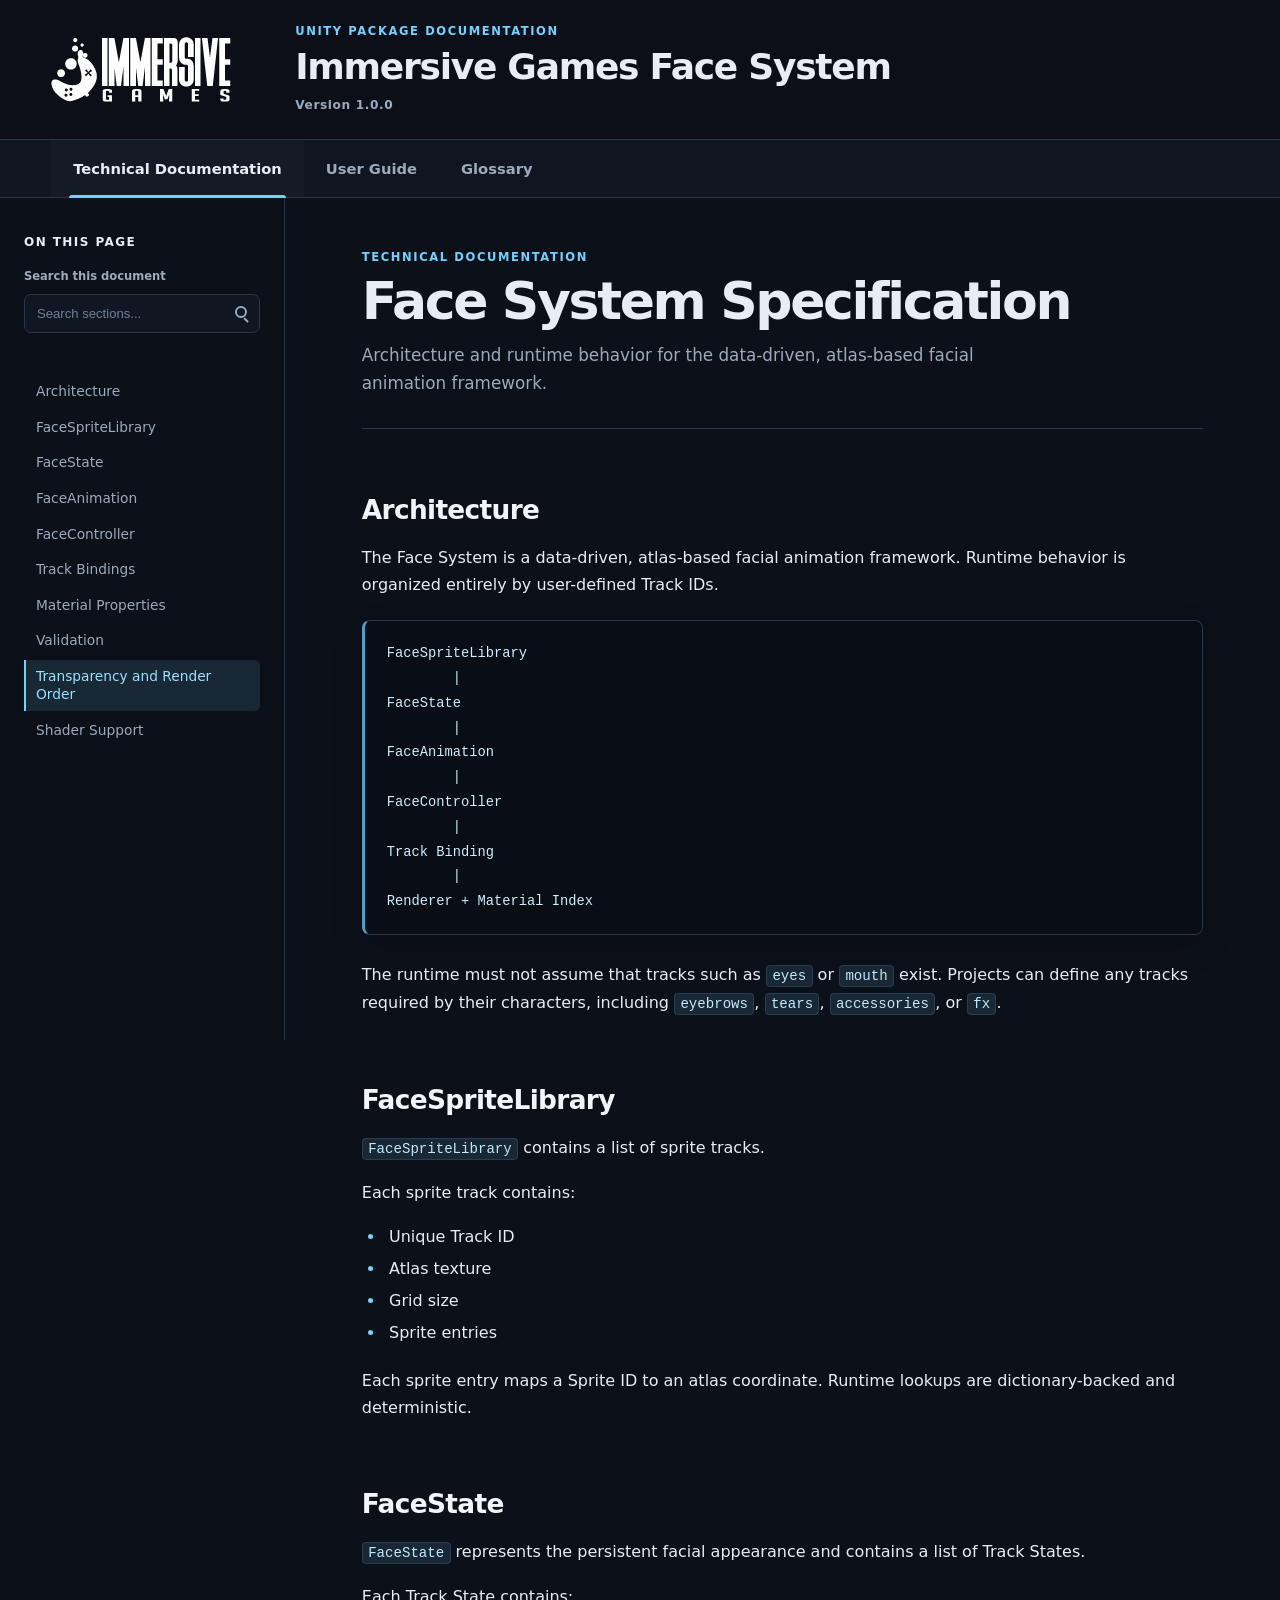
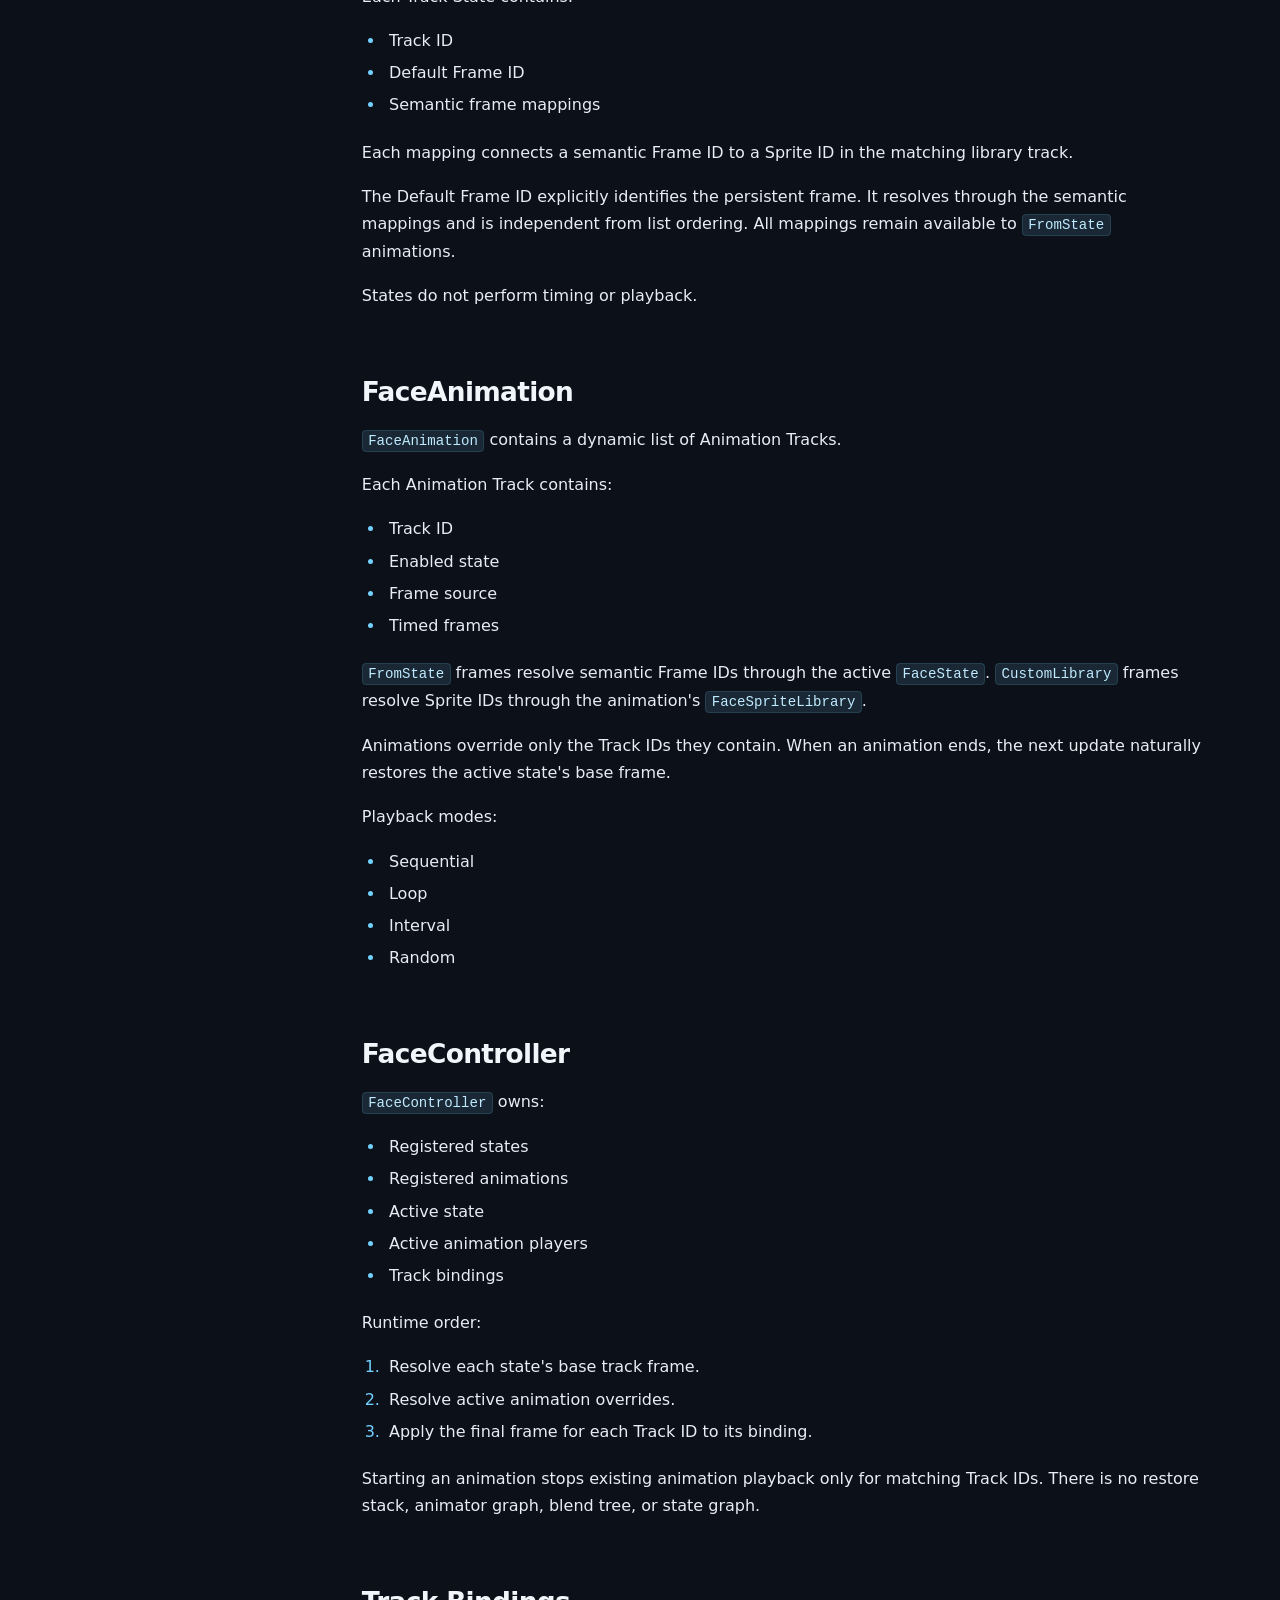
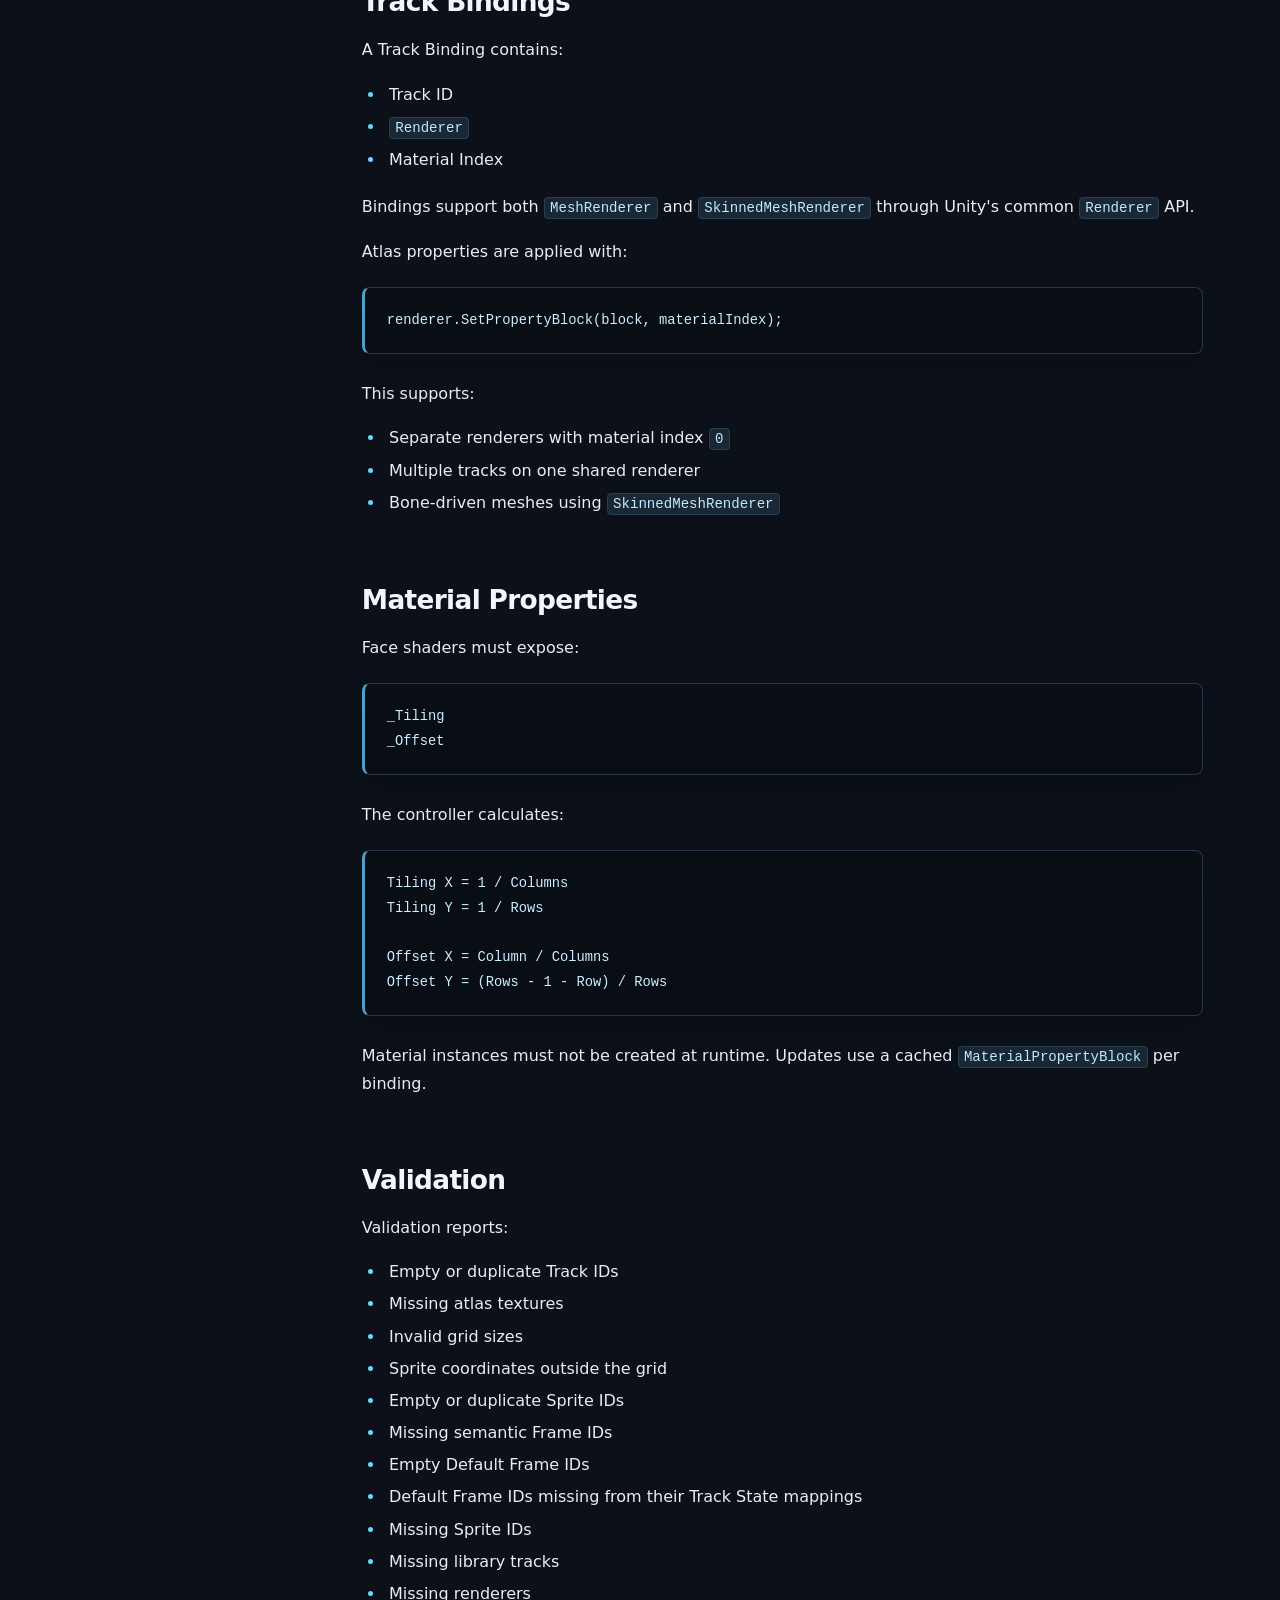
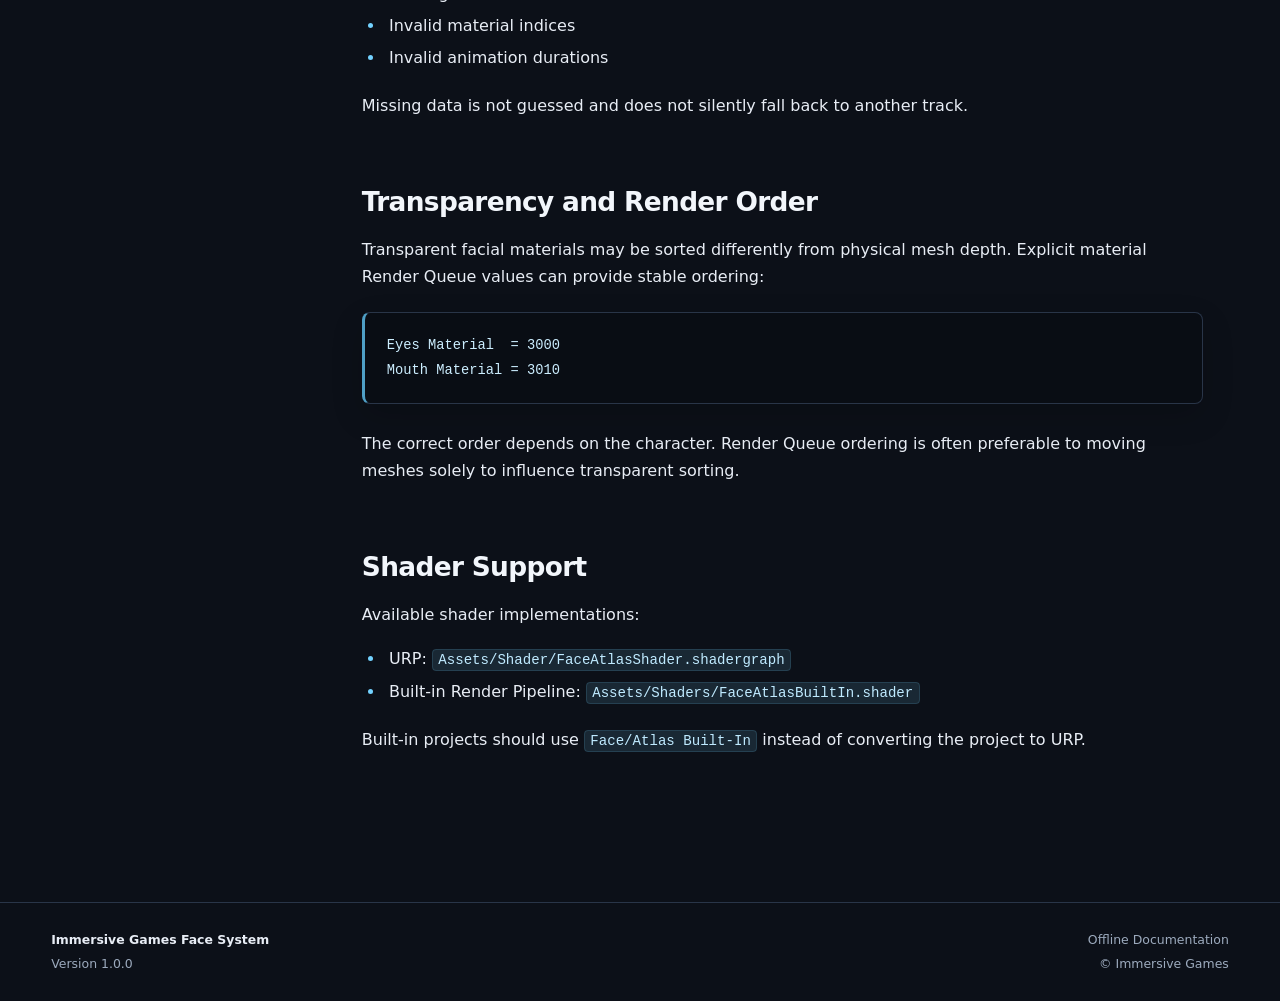
<file: Exemplos/FaceSystem Docs/index.html>
<!doctype html>
<html lang="en">
<head>
  <meta charset="utf-8">
  <meta name="viewport" content="width=device-width, initial-scale=1">
  <meta name="description" content="Offline documentation for the Immersive Games Face System Unity package.">
  <title>Immersive Games Face System</title>
  <link rel="stylesheet" href="styles.css">
</head>
<body>
  <a class="skip-link" href="#main-content">Skip to documentation</a>

  <header class="site-header">
    <div class="brand">
      <div class="logo-area">
        <img src="immersive-games-logo.png" alt="Immersive Games">
      </div>
      <div class="brand-copy">
        <span class="eyebrow">Unity Package Documentation</span>
        <h1>Immersive Games Face System</h1>
        <span class="version-label">Version 1.0.0</span>
      </div>
    </div>
  </header>

  <nav class="tabs" aria-label="Documentation type" role="tablist">
    <button class="tab is-active" id="tab-technical" type="button" role="tab"
      aria-selected="true" aria-controls="technical-doc" data-doc="technical">
      Technical Documentation
    </button>
    <button class="tab" id="tab-guide" type="button" role="tab"
      aria-selected="false" aria-controls="guide-doc" data-doc="guide" tabindex="-1">
      User Guide
    </button>
    <button class="tab" id="tab-glossary" type="button" role="tab"
      aria-selected="false" aria-controls="glossary-doc" data-doc="glossary" tabindex="-1">
      Glossary
    </button>
  </nav>

  <div class="documentation-shell">
    <aside class="sidebar" aria-label="Section index">
      <div class="sidebar-heading">
        <span>On this page</span>
        <button class="sidebar-toggle" type="button" aria-expanded="false" aria-controls="toc-container">
          Sections
        </button>
      </div>
      <div class="search-box" role="search">
        <label for="docs-search">Search this document</label>
        <div class="search-input-wrap">
          <input id="docs-search" type="search" placeholder="Search sections..." autocomplete="off"
            aria-describedby="search-status">
          <span class="search-icon" aria-hidden="true"></span>
        </div>
        <p class="search-status" id="search-status" aria-live="polite"></p>
      </div>
      <div id="toc-container">
        <nav class="toc is-active" data-toc="technical" aria-label="Technical documentation sections">
          <a href="#technical-architecture">Architecture</a>
          <a href="#technical-library">FaceSpriteLibrary</a>
          <a href="#technical-state">FaceState</a>
          <a href="#technical-animation">FaceAnimation</a>
          <a href="#technical-controller">FaceController</a>
          <a href="#technical-bindings">Track Bindings</a>
          <a href="#technical-materials">Material Properties</a>
          <a href="#technical-validation">Validation</a>
          <a href="#technical-transparency">Transparency and Render Order</a>
          <a href="#technical-shaders">Shader Support</a>
        </nav>
        <nav class="toc" data-toc="guide" aria-label="User guide sections" hidden>
          <a href="#guide-introduction">Introduction</a>
          <a href="#guide-workflow">Workflow</a>
          <a href="#guide-atlases">Preparing Atlases</a>
          <a href="#guide-library">Creating a FaceSpriteLibrary</a>
          <a href="#guide-states">Creating FaceStates</a>
          <a href="#guide-animations">Creating FaceAnimations</a>
          <a class="toc-subsection" href="#guide-from-state">FromState</a>
          <a class="toc-subsection" href="#guide-custom-library">CustomLibrary</a>
          <a href="#guide-controller">Configuring FaceController</a>
          <a class="toc-subsection" href="#guide-separate-meshes">Separate Meshes</a>
          <a class="toc-subsection" href="#guide-shared-renderer">Shared Renderer</a>
          <a href="#guide-renderers">MeshRenderer and SkinnedMeshRenderer</a>
          <a href="#guide-runtime-api">Runtime API</a>
          <a href="#guide-tester">FaceControllerTester</a>
          <a href="#guide-shader-setup">Shader Setup</a>
          <a href="#guide-layering">Face Layering and Render Order</a>
          <a href="#guide-troubleshooting">Troubleshooting</a>
          <a href="#guide-migration">V1 Migration</a>
        </nav>
        <nav class="toc glossary-toc" data-toc="glossary" aria-label="Glossary terms" hidden>
          <a href="#glossary-animation-track">Animation Track</a>
          <a href="#glossary-atlas">Atlas</a>
          <a href="#glossary-atlas-coordinate">Atlas Coordinate</a>
          <a href="#glossary-built-in">Built-in Render Pipeline</a>
          <a href="#glossary-custom-library">CustomLibrary</a>
          <a href="#glossary-eyes-track">Eyes Track</a>
          <a href="#glossary-face-animation">FaceAnimation</a>
          <a href="#glossary-face-controller">FaceController</a>
          <a href="#glossary-face-controller-tester">FaceControllerTester</a>
          <a href="#glossary-face-part">FacePart</a>
          <a href="#glossary-face-sprite-library">FaceSpriteLibrary</a>
          <a href="#glossary-face-state">FaceState</a>
          <a href="#glossary-face-system">Face System</a>
          <a href="#glossary-frame-id">Frame ID</a>
          <a href="#glossary-from-state">FromState</a>
          <a href="#glossary-grid-size">Grid Size</a>
          <a href="#glossary-interval">Interval</a>
          <a href="#glossary-loop">Loop</a>
          <a href="#glossary-material-property-block">MaterialPropertyBlock</a>
          <a href="#glossary-mesh-renderer">MeshRenderer</a>
          <a href="#glossary-mouth-track">Mouth Track</a>
          <a href="#glossary-offset">Offset</a>
          <a href="#glossary-playback-mode">Playback Mode</a>
          <a href="#glossary-random">Random</a>
          <a href="#glossary-render-queue">Render Queue</a>
          <a href="#glossary-semantic-frame">Semantic Frame</a>
          <a href="#glossary-sequential">Sequential</a>
          <a href="#glossary-skinned-mesh-renderer">SkinnedMeshRenderer</a>
          <a href="#glossary-sprite-id">Sprite ID</a>
          <a href="#glossary-template-state">Template State</a>
          <a href="#glossary-tiling">Tiling</a>
          <a href="#glossary-urp">URP</a>
          <a href="#glossary-uv">UV</a>
        </nav>
      </div>
    </aside>

    <main class="content" id="main-content">
      <article class="document is-active" id="technical-doc" data-document="technical"
        role="tabpanel" aria-labelledby="tab-technical">
        <div class="document-title">
          <span class="document-type">Technical Documentation</span>
          <h2>Face System Specification</h2>
          <p>Architecture and runtime behavior for the data-driven, atlas-based facial animation framework.</p>
        </div>

        <section id="technical-architecture">
          <h3>Architecture</h3>
          <p>The Face System is a data-driven, atlas-based facial animation framework. Runtime behavior is organized entirely by user-defined Track IDs.</p>
          <pre><code>FaceSpriteLibrary
        |
FaceState
        |
FaceAnimation
        |
FaceController
        |
Track Binding
        |
Renderer + Material Index</code></pre>
          <p>The runtime must not assume that tracks such as <code>eyes</code> or <code>mouth</code> exist. Projects can define any tracks required by their characters, including <code>eyebrows</code>, <code>tears</code>, <code>accessories</code>, or <code>fx</code>.</p>
        </section>

        <section id="technical-library">
          <h3>FaceSpriteLibrary</h3>
          <p><code>FaceSpriteLibrary</code> contains a list of sprite tracks.</p>
          <p>Each sprite track contains:</p>
          <ul>
            <li>Unique Track ID</li>
            <li>Atlas texture</li>
            <li>Grid size</li>
            <li>Sprite entries</li>
          </ul>
          <p>Each sprite entry maps a Sprite ID to an atlas coordinate. Runtime lookups are dictionary-backed and deterministic.</p>
        </section>

        <section id="technical-state">
          <h3>FaceState</h3>
          <p><code>FaceState</code> represents the persistent facial appearance and contains a list of Track States.</p>
          <p>Each Track State contains:</p>
          <ul>
            <li>Track ID</li>
            <li>Default Frame ID</li>
            <li>Semantic frame mappings</li>
          </ul>
          <p>Each mapping connects a semantic Frame ID to a Sprite ID in the matching library track.</p>
          <p>The Default Frame ID explicitly identifies the persistent frame. It resolves through the semantic mappings and is independent from list ordering. All mappings remain available to <code>FromState</code> animations.</p>
          <p>States do not perform timing or playback.</p>
        </section>

        <section id="technical-animation">
          <h3>FaceAnimation</h3>
          <p><code>FaceAnimation</code> contains a dynamic list of Animation Tracks.</p>
          <p>Each Animation Track contains:</p>
          <ul>
            <li>Track ID</li>
            <li>Enabled state</li>
            <li>Frame source</li>
            <li>Timed frames</li>
          </ul>
          <p><code>FromState</code> frames resolve semantic Frame IDs through the active <code>FaceState</code>. <code>CustomLibrary</code> frames resolve Sprite IDs through the animation's <code>FaceSpriteLibrary</code>.</p>
          <p>Animations override only the Track IDs they contain. When an animation ends, the next update naturally restores the active state's base frame.</p>
          <p>Playback modes:</p>
          <ul>
            <li>Sequential</li>
            <li>Loop</li>
            <li>Interval</li>
            <li>Random</li>
          </ul>
        </section>

        <section id="technical-controller">
          <h3>FaceController</h3>
          <p><code>FaceController</code> owns:</p>
          <ul>
            <li>Registered states</li>
            <li>Registered animations</li>
            <li>Active state</li>
            <li>Active animation players</li>
            <li>Track bindings</li>
          </ul>
          <p>Runtime order:</p>
          <ol>
            <li>Resolve each state's base track frame.</li>
            <li>Resolve active animation overrides.</li>
            <li>Apply the final frame for each Track ID to its binding.</li>
          </ol>
          <p>Starting an animation stops existing animation playback only for matching Track IDs. There is no restore stack, animator graph, blend tree, or state graph.</p>
        </section>

        <section id="technical-bindings">
          <h3>Track Bindings</h3>
          <p>A Track Binding contains:</p>
          <ul>
            <li>Track ID</li>
            <li><code>Renderer</code></li>
            <li>Material Index</li>
          </ul>
          <p>Bindings support both <code>MeshRenderer</code> and <code>SkinnedMeshRenderer</code> through Unity's common <code>Renderer</code> API.</p>
          <p>Atlas properties are applied with:</p>
          <pre><code class="language-csharp">renderer.SetPropertyBlock(block, materialIndex);</code></pre>
          <p>This supports:</p>
          <ul>
            <li>Separate renderers with material index <code>0</code></li>
            <li>Multiple tracks on one shared renderer</li>
            <li>Bone-driven meshes using <code>SkinnedMeshRenderer</code></li>
          </ul>
        </section>

        <section id="technical-materials">
          <h3>Material Properties</h3>
          <p>Face shaders must expose:</p>
          <pre><code>_Tiling
_Offset</code></pre>
          <p>The controller calculates:</p>
          <pre><code>Tiling X = 1 / Columns
Tiling Y = 1 / Rows

Offset X = Column / Columns
Offset Y = (Rows - 1 - Row) / Rows</code></pre>
          <p>Material instances must not be created at runtime. Updates use a cached <code>MaterialPropertyBlock</code> per binding.</p>
        </section>

        <section id="technical-validation">
          <h3>Validation</h3>
          <p>Validation reports:</p>
          <ul>
            <li>Empty or duplicate Track IDs</li>
            <li>Missing atlas textures</li>
            <li>Invalid grid sizes</li>
            <li>Sprite coordinates outside the grid</li>
            <li>Empty or duplicate Sprite IDs</li>
            <li>Missing semantic Frame IDs</li>
            <li>Empty Default Frame IDs</li>
            <li>Default Frame IDs missing from their Track State mappings</li>
            <li>Missing Sprite IDs</li>
            <li>Missing library tracks</li>
            <li>Missing renderers</li>
            <li>Invalid material indices</li>
            <li>Invalid animation durations</li>
          </ul>
          <p>Missing data is not guessed and does not silently fall back to another track.</p>
        </section>

        <section id="technical-transparency">
          <h3>Transparency and Render Order</h3>
          <p>Transparent facial materials may be sorted differently from physical mesh depth. Explicit material Render Queue values can provide stable ordering:</p>
          <pre><code>Eyes Material  = 3000
Mouth Material = 3010</code></pre>
          <p>The correct order depends on the character. Render Queue ordering is often preferable to moving meshes solely to influence transparent sorting.</p>
        </section>

        <section id="technical-shaders">
          <h3>Shader Support</h3>
          <p>Available shader implementations:</p>
          <ul>
            <li>URP: <code>Assets/Shader/FaceAtlasShader.shadergraph</code></li>
            <li>Built-in Render Pipeline: <code>Assets/Shaders/FaceAtlasBuiltIn.shader</code></li>
          </ul>
          <p>Built-in projects should use <code>Face/Atlas Built-In</code> instead of converting the project to URP.</p>
        </section>
      </article>

      <article class="document" id="guide-doc" data-document="guide"
        role="tabpanel" aria-labelledby="tab-guide" hidden>
        <div class="document-title">
          <span class="document-type">User Guide</span>
          <h2>Face System User Manual</h2>
          <p>Asset setup, controller configuration, runtime API, and troubleshooting for Unity projects.</p>
        </div>

        <section id="guide-introduction">
          <h3>Introduction</h3>
          <p>The Face System is a lightweight atlas facial animation framework for Unity. It uses dynamic Track IDs rather than fixed facial parts.</p>
          <p>Example Track IDs:</p>
          <pre><code>eyes
mouth
eyebrows
tears
fx</code></pre>
          <p>New tracks are created entirely through assets and inspector configuration. No runtime code changes are required.</p>
        </section>

        <section id="guide-workflow">
          <h3>Workflow</h3>
          <pre><code>Atlas textures
    |
FaceSpriteLibrary tracks
    |
FaceState track states
    |
FaceAnimation tracks
    |
FaceController bindings
    |
Renderer material slots</code></pre>
        </section>

        <section id="guide-atlases">
          <h3>Preparing Atlases</h3>
          <p>Each track uses a regular grid atlas. Every sprite must occupy one cell.</p>
          <pre><code>Tiling X = 1 / Columns
Tiling Y = 1 / Rows</code></pre>
          <p>Keep cells evenly sized and aligned. Separate tracks may use different atlas textures and grid sizes.</p>
        </section>

        <section id="guide-library">
          <h3>Creating a FaceSpriteLibrary</h3>
          <p>Create:</p>
          <pre><code>Create &gt; Face System &gt; Face Sprite Library</code></pre>
          <p>Add one entry to <code>Tracks</code> for every facial layer.</p>
          <p>For each track configure:</p>
          <ul>
            <li>Track ID</li>
            <li>Atlas texture</li>
            <li>Grid size</li>
            <li>Sprite IDs and atlas coordinates</li>
          </ul>
          <p>Example:</p>
          <pre><code>Track ID: eyebrows
Atlas: EyebrowExpressions
Grid Size: 4 x 2

eyebrow.normal -&gt; (0, 0)
eyebrow.angry  -&gt; (1, 0)
eyebrow.sad    -&gt; (2, 0)</code></pre>
          <p>Track IDs and Sprite IDs are case-sensitive string contracts.</p>
        </section>

        <section id="guide-states">
          <h3>Creating FaceStates</h3>
          <p>Create:</p>
          <pre><code>Create &gt; Face System &gt; Face State</code></pre>
          <p>Assign the sprite library, then add Track States.</p>
          <p>Each Track State contains:</p>
          <ul>
            <li>Track ID matching a library track</li>
            <li>Default Frame ID</li>
            <li>Semantic Frame ID to Sprite ID mappings</li>
          </ul>
          <p>Example:</p>
          <pre><code>Track ID: eyes

opened -&gt; eye.normal.open
half   -&gt; eye.normal.half
closed -&gt; eye.normal.closed</code></pre>
          <p>Default Frame ID selects the persistent appearance for that track:</p>
          <pre><code>Default Frame ID: opened</code></pre>
          <p>It must match one of the semantic Frame IDs in the mapping list. Reordering the mappings does not change the resting appearance.</p>
        </section>

        <section id="guide-animations">
          <h3>Creating FaceAnimations</h3>
          <p>Create:</p>
          <pre><code>Create &gt; Face System &gt; Face Animation</code></pre>
          <p>Add only the tracks the animation should override.</p>
          <p>Each Animation Track contains:</p>
          <ul>
            <li>Track ID</li>
            <li>Enabled toggle</li>
            <li>Frame Source</li>
            <li>Timed frame list</li>
          </ul>

          <h4 id="guide-from-state">FromState</h4>
          <p><code>FromState</code> uses semantic Frame IDs from the current state.</p>
          <p>Example blink:</p>
          <pre><code>Track ID: eyes

half
closed
half
opened</code></pre>
          <p>Assign a Template State for inspector validation. Runtime resolution always uses the controller's active state.</p>

          <h4 id="guide-custom-library">CustomLibrary</h4>
          <p><code>CustomLibrary</code> references Sprite IDs directly from the animation's library. Use it for visuals that should ignore the current state, such as special FX or look-around frames.</p>
        </section>

        <section id="guide-controller">
          <h3>Configuring FaceController</h3>
          <p>Add <code>FaceController</code> to the character and configure:</p>
          <ul>
            <li>Track Bindings</li>
            <li>States</li>
            <li>Animations</li>
          </ul>
          <p>Each Track Binding connects:</p>
          <pre><code>Track ID -&gt; Renderer -&gt; Material Index</code></pre>

          <h4 id="guide-separate-meshes">Separate Meshes</h4>
          <pre><code>eyes  -&gt; EyesQuad Renderer  -&gt; index 0
mouth -&gt; MouthQuad Renderer -&gt; index 0</code></pre>

          <h4 id="guide-shared-renderer">Shared Renderer</h4>
          <p>A single <code>MeshRenderer</code> or <code>SkinnedMeshRenderer</code> can expose several materials:</p>
          <pre><code>0 Skin
1 Eyes
2 Mouth
3 Eyebrows</code></pre>
          <p>Bindings:</p>
          <pre><code>eyes     -&gt; HeadRenderer -&gt; index 1
mouth    -&gt; HeadRenderer -&gt; index 2
eyebrows -&gt; HeadRenderer -&gt; index 3</code></pre>
          <p>Material Index must exist in the renderer's material list.</p>
        </section>

        <section id="guide-renderers">
          <h3>MeshRenderer and SkinnedMeshRenderer</h3>
          <p>Bindings use Unity's common <code>Renderer</code> API and support:</p>
          <ul>
            <li><code>MeshRenderer</code> for static meshes</li>
            <li><code>SkinnedMeshRenderer</code> for rigged or bone-driven meshes</li>
          </ul>
          <p>Both use the same indexed <code>MaterialPropertyBlock</code> runtime path.</p>
        </section>

        <section id="guide-runtime-api">
          <h3>Runtime API</h3>
          <p>Set the active state:</p>
          <pre><code class="language-csharp">faceController.SetState("fs.angry.state");</code></pre>
          <p>Play an animation:</p>
          <pre><code class="language-csharp">faceController.PlayAnimation("fa.blink");</code></pre>
          <p>Stop animation overrides for one dynamic track:</p>
          <pre><code class="language-csharp">faceController.StopAnimation("eyes");</code></pre>
          <p>Stop all animations:</p>
          <pre><code class="language-csharp">faceController.StopAllAnimations();</code></pre>
        </section>

        <section id="guide-tester">
          <h3>FaceControllerTester</h3>
          <p>Add <code>FaceControllerTester</code> beside the controller. In Play Mode its inspector creates buttons for registered states and animations.</p>
        </section>

        <section id="guide-shader-setup">
          <h3>Shader Setup</h3>
          <p>Shader options:</p>
          <ul>
            <li>URP: <code>Assets/Shader/FaceAtlasShader.shadergraph</code></li>
            <li>Built-in Render Pipeline: <code>Assets/Shaders/FaceAtlasBuiltIn.shader</code></li>
          </ul>
          <p>Face materials must expose <code>_Tiling</code> and <code>_Offset</code>. The controller updates these properties through <code>MaterialPropertyBlock</code>.</p>
        </section>

        <section id="guide-layering">
          <h3>Face Layering and Render Order</h3>
          <p>Transparent materials can render in an unexpected order when facial surfaces are close together.</p>
          <p>Symptoms include:</p>
          <ul>
            <li>Eyes rendering over the mouth</li>
            <li>Mouth rendering over the eyes</li>
            <li>Unstable layering between transparent tracks</li>
          </ul>
          <p>Set explicit Render Queue values when needed:</p>
          <pre><code>Eyes Material  = 3000
Mouth Material = 3010</code></pre>
          <p>Higher values render later. Reverse the values when the desired layering is reversed. Exact values depend on the character.</p>
        </section>

        <section id="guide-troubleshooting">
          <h3>Troubleshooting</h3>
          <h4>A Track Does Not Render</h4>
          <p>Check:</p>
          <ul>
            <li>Track ID matches across library, state, animation, and binding</li>
            <li>Binding has a renderer</li>
            <li>Material Index exists</li>
            <li>Atlas grid size is valid</li>
            <li>Sprite coordinate is inside the grid</li>
          </ul>
          <h4>An Animation Does Not Override a Track</h4>
          <p>Check:</p>
          <ul>
            <li>Animation is registered in the controller</li>
            <li>Animation Track is enabled</li>
            <li>Track ID matches the state and binding</li>
            <li><code>FromState</code> Frame ID exists in the active state</li>
            <li><code>CustomLibrary</code> Sprite ID exists in the selected library</li>
          </ul>
          <h4>Wrong Base Frame Appears</h4>
          <p>Check that Default Frame ID points to the intended semantic mapping. The mapping order does not control the base frame.</p>
        </section>

        <section id="guide-migration">
          <h3>V1 Migration</h3>
          <p>V2 intentionally removes the fixed Eyes/Mouth data model.</p>
          <p>Migration mapping:</p>
          <pre><code>eyesAtlas + eyes entries   -&gt; library track "eyes"
mouthAtlas + mouth entries -&gt; library track "mouth"

FaceState.eyes  -&gt; Track State "eyes"
FaceState.mouth -&gt; Track State "mouth"

FaceAnimation.eyes  -&gt; Animation Track "eyes"
FaceAnimation.mouth -&gt; Animation Track "mouth"

eyesPart / mouthPart -&gt; Track Bindings</code></pre>
          <p><code>FacePart</code> is no longer used. Configure the renderer and material index directly in <code>FaceController</code>.</p>
          <p>Existing V2 state assets created before explicit defaults are migrated by setting Default Frame ID to their previous first mapping, preserving their visual behavior.</p>
        </section>
      </article>

      <article class="document glossary-document" id="glossary-doc" data-document="glossary"
        role="tabpanel" aria-labelledby="tab-glossary" hidden>
        <div class="document-title">
          <span class="document-type">Reference</span>
          <h2>Face System Glossary</h2>
          <p>Practical definitions for the assets, identifiers, rendering concepts, and animation terms used throughout the Face System.</p>
        </div>

        <section class="glossary-entry" id="glossary-animation-track">
          <h3>Animation Track</h3>
          <p><span class="glossary-label">Definition</span>A track inside a <code>FaceAnimation</code> that targets one Track ID and contains its enabled state, frame source, and timed frames.</p>
          <p><span class="glossary-label">Used in</span><a href="#technical-animation" data-doc-target="technical">Technical Documentation: FaceAnimation</a> · <a href="#guide-animations" data-doc-target="guide">User Guide: Creating FaceAnimations</a></p>
          <p><span class="glossary-label">Related</span><a href="#glossary-face-animation">FaceAnimation</a> · <a href="#glossary-playback-mode">Playback Mode</a></p>
        </section>

        <section class="glossary-entry" id="glossary-atlas">
          <h3>Atlas</h3>
          <p><span class="glossary-label">Definition</span>A texture divided into a regular grid of cells, where each cell contains one facial sprite.</p>
          <p><span class="glossary-label">Used in</span><a href="#technical-library" data-doc-target="technical">Technical Documentation: FaceSpriteLibrary</a> · <a href="#guide-atlases" data-doc-target="guide">User Guide: Preparing Atlases</a></p>
          <p><span class="glossary-label">Related</span><a href="#glossary-atlas-coordinate">Atlas Coordinate</a> · <a href="#glossary-grid-size">Grid Size</a> · <a href="#glossary-uv">UV</a></p>
        </section>

        <section class="glossary-entry" id="glossary-atlas-coordinate">
          <h3>Atlas Coordinate</h3>
          <p><span class="glossary-label">Definition</span>The column and row that identify a sprite's cell inside an atlas grid.</p>
          <p><span class="glossary-label">Used in</span><a href="#technical-library" data-doc-target="technical">Technical Documentation: FaceSpriteLibrary</a> · <a href="#guide-library" data-doc-target="guide">User Guide: Creating a FaceSpriteLibrary</a></p>
          <p><span class="glossary-label">Related</span><a href="#glossary-atlas">Atlas</a> · <a href="#glossary-offset">Offset</a></p>
        </section>

        <section class="glossary-entry" id="glossary-built-in">
          <h3>Built-in Render Pipeline</h3>
          <p><span class="glossary-label">Definition</span>Unity's classic rendering pipeline. Face System projects using it should use the <code>Face/Atlas Built-In</code> shader.</p>
          <p><span class="glossary-label">Used in</span><a href="#technical-shaders" data-doc-target="technical">Technical Documentation: Shader Support</a> · <a href="#guide-shader-setup" data-doc-target="guide">User Guide: Shader Setup</a></p>
          <p><span class="glossary-label">Related</span><a href="#glossary-urp">URP</a> · <a href="#glossary-tiling">Tiling</a> · <a href="#glossary-offset">Offset</a></p>
        </section>

        <section class="glossary-entry" id="glossary-custom-library">
          <h3>CustomLibrary</h3>
          <p><span class="glossary-label">Definition</span>A frame source that resolves Sprite IDs directly from an animation's library instead of using the active state.</p>
          <p><span class="glossary-label">Used in</span><a href="#technical-animation" data-doc-target="technical">Technical Documentation: FaceAnimation</a> · <a href="#guide-custom-library" data-doc-target="guide">User Guide: CustomLibrary</a></p>
          <p><span class="glossary-label">Related</span><a href="#glossary-from-state">FromState</a> · <a href="#glossary-sprite-id">Sprite ID</a></p>
        </section>

        <section class="glossary-entry" id="glossary-eyes-track">
          <h3>Eyes Track</h3>
          <p><span class="glossary-label">Definition</span>A user-defined track commonly named <code>eyes</code>. It is a convention, not a required or hard-coded facial part.</p>
          <p><span class="glossary-label">Used in</span><a href="#technical-architecture" data-doc-target="technical">Technical Documentation: Architecture</a> · <a href="#guide-introduction" data-doc-target="guide">User Guide: Introduction</a></p>
          <p><span class="glossary-label">Related</span><a href="#glossary-mouth-track">Mouth Track</a> · <a href="#glossary-animation-track">Animation Track</a></p>
        </section>

        <section class="glossary-entry" id="glossary-face-animation">
          <h3>FaceAnimation</h3>
          <p><span class="glossary-label">Definition</span>An asset containing dynamic animation tracks and timed frames that temporarily override matching state tracks.</p>
          <p><span class="glossary-label">Used in</span><a href="#technical-animation" data-doc-target="technical">Technical Documentation: FaceAnimation</a> · <a href="#guide-animations" data-doc-target="guide">User Guide: Creating FaceAnimations</a></p>
          <p><span class="glossary-label">Related</span><a href="#glossary-animation-track">Animation Track</a> · <a href="#glossary-face-state">FaceState</a> · <a href="#glossary-playback-mode">Playback Mode</a></p>
        </section>

        <section class="glossary-entry" id="glossary-face-controller">
          <h3>FaceController</h3>
          <p><span class="glossary-label">Definition</span>The component that owns registered states and animations, resolves final frames, and applies them to renderer bindings.</p>
          <p><span class="glossary-label">Used in</span><a href="#technical-controller" data-doc-target="technical">Technical Documentation: FaceController</a> · <a href="#guide-controller" data-doc-target="guide">User Guide: Configuring FaceController</a></p>
          <p><span class="glossary-label">Related</span><a href="#glossary-face-state">FaceState</a> · <a href="#glossary-face-animation">FaceAnimation</a> · <a href="#glossary-material-property-block">MaterialPropertyBlock</a></p>
        </section>

        <section class="glossary-entry" id="glossary-face-controller-tester">
          <h3>FaceControllerTester</h3>
          <p><span class="glossary-label">Definition</span>A helper component whose Play Mode inspector provides buttons for registered states and animations.</p>
          <p><span class="glossary-label">Used in</span><a href="#guide-tester" data-doc-target="guide">User Guide: FaceControllerTester</a></p>
          <p><span class="glossary-label">Related</span><a href="#glossary-face-controller">FaceController</a> · <a href="#glossary-face-animation">FaceAnimation</a></p>
        </section>

        <section class="glossary-entry" id="glossary-face-part">
          <h3>FacePart</h3>
          <p><span class="glossary-label">Definition</span>A legacy V1 concept that is no longer used. V2 configures renderers and material indices directly through Track Bindings.</p>
          <p><span class="glossary-label">Used in</span><a href="#guide-migration" data-doc-target="guide">User Guide: V1 Migration</a> · <a href="#technical-bindings" data-doc-target="technical">Technical Documentation: Track Bindings</a></p>
          <p><span class="glossary-label">Related</span><a href="#glossary-face-controller">FaceController</a> · <a href="#glossary-mesh-renderer">MeshRenderer</a></p>
        </section>

        <section class="glossary-entry" id="glossary-face-sprite-library">
          <h3>FaceSpriteLibrary</h3>
          <p><span class="glossary-label">Definition</span>An asset that stores sprite tracks, their atlas textures, grid sizes, and Sprite ID mappings.</p>
          <p><span class="glossary-label">Used in</span><a href="#technical-library" data-doc-target="technical">Technical Documentation: FaceSpriteLibrary</a> · <a href="#guide-library" data-doc-target="guide">User Guide: Creating a FaceSpriteLibrary</a></p>
          <p><span class="glossary-label">Related</span><a href="#glossary-atlas">Atlas</a> · <a href="#glossary-sprite-id">Sprite ID</a> · <a href="#glossary-grid-size">Grid Size</a></p>
        </section>

        <section class="glossary-entry" id="glossary-face-state">
          <h3>FaceState</h3>
          <p><span class="glossary-label">Definition</span>An asset describing persistent facial appearance through Track States, default frames, and semantic mappings.</p>
          <p><span class="glossary-label">Used in</span><a href="#technical-state" data-doc-target="technical">Technical Documentation: FaceState</a> · <a href="#guide-states" data-doc-target="guide">User Guide: Creating FaceStates</a></p>
          <p><span class="glossary-label">Related</span><a href="#glossary-semantic-frame">Semantic Frame</a> · <a href="#glossary-frame-id">Frame ID</a> · <a href="#glossary-from-state">FromState</a></p>
        </section>

        <section class="glossary-entry" id="glossary-face-system">
          <h3>Face System</h3>
          <p><span class="glossary-label">Definition</span>A data-driven, atlas-based facial animation framework for Unity built around user-defined Track IDs.</p>
          <p><span class="glossary-label">Used in</span><a href="#technical-architecture" data-doc-target="technical">Technical Documentation: Architecture</a> · <a href="#guide-introduction" data-doc-target="guide">User Guide: Introduction</a></p>
          <p><span class="glossary-label">Related</span><a href="#glossary-face-sprite-library">FaceSpriteLibrary</a> · <a href="#glossary-face-state">FaceState</a> · <a href="#glossary-face-animation">FaceAnimation</a> · <a href="#glossary-face-controller">FaceController</a></p>
        </section>

        <section class="glossary-entry" id="glossary-frame-id">
          <h3>Frame ID</h3>
          <p><span class="glossary-label">Definition</span>A case-sensitive semantic name such as <code>opened</code> or <code>closed</code> that a state maps to a Sprite ID.</p>
          <p><span class="glossary-label">Used in</span><a href="#technical-state" data-doc-target="technical">Technical Documentation: FaceState</a> · <a href="#guide-states" data-doc-target="guide">User Guide: Creating FaceStates</a></p>
          <p><span class="glossary-label">Related</span><a href="#glossary-semantic-frame">Semantic Frame</a> · <a href="#glossary-sprite-id">Sprite ID</a></p>
        </section>

        <section class="glossary-entry" id="glossary-from-state">
          <h3>FromState</h3>
          <p><span class="glossary-label">Definition</span>A frame source that resolves semantic Frame IDs through the controller's active <code>FaceState</code>.</p>
          <p><span class="glossary-label">Used in</span><a href="#technical-animation" data-doc-target="technical">Technical Documentation: FaceAnimation</a> · <a href="#guide-from-state" data-doc-target="guide">User Guide: FromState</a></p>
          <p><span class="glossary-label">Related</span><a href="#glossary-template-state">Template State</a> · <a href="#glossary-custom-library">CustomLibrary</a> · <a href="#glossary-semantic-frame">Semantic Frame</a></p>
        </section>

        <section class="glossary-entry" id="glossary-grid-size">
          <h3>Grid Size</h3>
          <p><span class="glossary-label">Definition</span>The number of columns and rows used to divide an atlas into equal sprite cells.</p>
          <p><span class="glossary-label">Used in</span><a href="#technical-library" data-doc-target="technical">Technical Documentation: FaceSpriteLibrary</a> · <a href="#guide-atlases" data-doc-target="guide">User Guide: Preparing Atlases</a></p>
          <p><span class="glossary-label">Related</span><a href="#glossary-atlas">Atlas</a> · <a href="#glossary-tiling">Tiling</a></p>
        </section>

        <section class="glossary-entry" id="glossary-interval">
          <h3>Interval</h3>
          <p><span class="glossary-label">Definition</span>A playback mode available to animation tracks for interval-based playback behavior.</p>
          <p><span class="glossary-label">Used in</span><a href="#technical-animation" data-doc-target="technical">Technical Documentation: FaceAnimation</a></p>
          <p><span class="glossary-label">Related</span><a href="#glossary-playback-mode">Playback Mode</a> · <a href="#glossary-loop">Loop</a> · <a href="#glossary-random">Random</a></p>
        </section>

        <section class="glossary-entry" id="glossary-loop">
          <h3>Loop</h3>
          <p><span class="glossary-label">Definition</span>A playback mode that repeats an animation's timed frame sequence.</p>
          <p><span class="glossary-label">Used in</span><a href="#technical-animation" data-doc-target="technical">Technical Documentation: FaceAnimation</a></p>
          <p><span class="glossary-label">Related</span><a href="#glossary-playback-mode">Playback Mode</a> · <a href="#glossary-sequential">Sequential</a></p>
        </section>

        <section class="glossary-entry" id="glossary-material-property-block">
          <h3>MaterialPropertyBlock</h3>
          <p><span class="glossary-label">Definition</span>A Unity object used by each binding to update atlas properties without creating material instances at runtime.</p>
          <p><span class="glossary-label">Used in</span><a href="#technical-materials" data-doc-target="technical">Technical Documentation: Material Properties</a> · <a href="#guide-renderers" data-doc-target="guide">User Guide: Renderer Support</a></p>
          <p><span class="glossary-label">Related</span><a href="#glossary-tiling">Tiling</a> · <a href="#glossary-offset">Offset</a> · <a href="#glossary-mesh-renderer">MeshRenderer</a></p>
        </section>

        <section class="glossary-entry" id="glossary-mesh-renderer">
          <h3>MeshRenderer</h3>
          <p><span class="glossary-label">Definition</span>Unity's renderer component for static meshes, supported through the common <code>Renderer</code> binding API.</p>
          <p><span class="glossary-label">Used in</span><a href="#technical-bindings" data-doc-target="technical">Technical Documentation: Track Bindings</a> · <a href="#guide-renderers" data-doc-target="guide">User Guide: Renderer Support</a></p>
          <p><span class="glossary-label">Related</span><a href="#glossary-skinned-mesh-renderer">SkinnedMeshRenderer</a> · <a href="#glossary-material-property-block">MaterialPropertyBlock</a></p>
        </section>

        <section class="glossary-entry" id="glossary-mouth-track">
          <h3>Mouth Track</h3>
          <p><span class="glossary-label">Definition</span>A user-defined track commonly named <code>mouth</code>. Like all tracks, it is configured through assets rather than required by runtime code.</p>
          <p><span class="glossary-label">Used in</span><a href="#technical-architecture" data-doc-target="technical">Technical Documentation: Architecture</a> · <a href="#guide-introduction" data-doc-target="guide">User Guide: Introduction</a></p>
          <p><span class="glossary-label">Related</span><a href="#glossary-eyes-track">Eyes Track</a> · <a href="#glossary-animation-track">Animation Track</a></p>
        </section>

        <section class="glossary-entry" id="glossary-offset">
          <h3>Offset</h3>
          <p><span class="glossary-label">Definition</span>The <code>_Offset</code> shader property that moves UV sampling to the selected atlas cell.</p>
          <p><span class="glossary-label">Used in</span><a href="#technical-materials" data-doc-target="technical">Technical Documentation: Material Properties</a> · <a href="#guide-shader-setup" data-doc-target="guide">User Guide: Shader Setup</a></p>
          <p><span class="glossary-label">Related</span><a href="#glossary-tiling">Tiling</a> · <a href="#glossary-uv">UV</a> · <a href="#glossary-atlas-coordinate">Atlas Coordinate</a></p>
        </section>

        <section class="glossary-entry" id="glossary-playback-mode">
          <h3>Playback Mode</h3>
          <p><span class="glossary-label">Definition</span>The rule controlling how an animation track progresses through its timed frames.</p>
          <p><span class="glossary-label">Used in</span><a href="#technical-animation" data-doc-target="technical">Technical Documentation: FaceAnimation</a></p>
          <p><span class="glossary-label">Related</span><a href="#glossary-sequential">Sequential</a> · <a href="#glossary-loop">Loop</a> · <a href="#glossary-interval">Interval</a> · <a href="#glossary-random">Random</a></p>
        </section>

        <section class="glossary-entry" id="glossary-random">
          <h3>Random</h3>
          <p><span class="glossary-label">Definition</span>A playback mode that uses random selection behavior for animation playback.</p>
          <p><span class="glossary-label">Used in</span><a href="#technical-animation" data-doc-target="technical">Technical Documentation: FaceAnimation</a></p>
          <p><span class="glossary-label">Related</span><a href="#glossary-playback-mode">Playback Mode</a> · <a href="#glossary-interval">Interval</a></p>
        </section>

        <section class="glossary-entry" id="glossary-render-queue">
          <h3>Render Queue</h3>
          <p><span class="glossary-label">Definition</span>A material value that controls transparent draw order; higher values render later.</p>
          <p><span class="glossary-label">Used in</span><a href="#technical-transparency" data-doc-target="technical">Technical Documentation: Transparency</a> · <a href="#guide-layering" data-doc-target="guide">User Guide: Face Layering</a></p>
          <p><span class="glossary-label">Related</span><a href="#glossary-mesh-renderer">MeshRenderer</a> · <a href="#glossary-skinned-mesh-renderer">SkinnedMeshRenderer</a></p>
        </section>

        <section class="glossary-entry" id="glossary-semantic-frame">
          <h3>Semantic Frame</h3>
          <p><span class="glossary-label">Definition</span>A meaning-based frame name, such as <code>opened</code> or <code>closed</code>, that can map to different sprites in different states.</p>
          <p><span class="glossary-label">Used in</span><a href="#technical-state" data-doc-target="technical">Technical Documentation: FaceState</a> · <a href="#guide-states" data-doc-target="guide">User Guide: Creating FaceStates</a></p>
          <p><span class="glossary-label">Related</span><a href="#glossary-frame-id">Frame ID</a> · <a href="#glossary-sprite-id">Sprite ID</a> · <a href="#glossary-from-state">FromState</a></p>
        </section>

        <section class="glossary-entry" id="glossary-sequential">
          <h3>Sequential</h3>
          <p><span class="glossary-label">Definition</span>A playback mode that progresses through timed frames in their configured order.</p>
          <p><span class="glossary-label">Used in</span><a href="#technical-animation" data-doc-target="technical">Technical Documentation: FaceAnimation</a></p>
          <p><span class="glossary-label">Related</span><a href="#glossary-playback-mode">Playback Mode</a> · <a href="#glossary-loop">Loop</a></p>
        </section>

        <section class="glossary-entry" id="glossary-skinned-mesh-renderer">
          <h3>SkinnedMeshRenderer</h3>
          <p><span class="glossary-label">Definition</span>Unity's renderer component for rigged or bone-driven meshes, supported through the same binding path as <code>MeshRenderer</code>.</p>
          <p><span class="glossary-label">Used in</span><a href="#technical-bindings" data-doc-target="technical">Technical Documentation: Track Bindings</a> · <a href="#guide-renderers" data-doc-target="guide">User Guide: Renderer Support</a></p>
          <p><span class="glossary-label">Related</span><a href="#glossary-mesh-renderer">MeshRenderer</a> · <a href="#glossary-material-property-block">MaterialPropertyBlock</a></p>
        </section>

        <section class="glossary-entry" id="glossary-sprite-id">
          <h3>Sprite ID</h3>
          <p><span class="glossary-label">Definition</span>A case-sensitive identifier that points to one sprite entry and its atlas coordinate in a library track.</p>
          <p><span class="glossary-label">Used in</span><a href="#technical-library" data-doc-target="technical">Technical Documentation: FaceSpriteLibrary</a> · <a href="#guide-library" data-doc-target="guide">User Guide: Creating a FaceSpriteLibrary</a></p>
          <p><span class="glossary-label">Related</span><a href="#glossary-frame-id">Frame ID</a> · <a href="#glossary-atlas-coordinate">Atlas Coordinate</a> · <a href="#glossary-custom-library">CustomLibrary</a></p>
        </section>

        <section class="glossary-entry" id="glossary-template-state">
          <h3>Template State</h3>
          <p><span class="glossary-label">Definition</span>A state assigned to a <code>FromState</code> animation for inspector validation. Runtime frame resolution still uses the controller's active state.</p>
          <p><span class="glossary-label">Used in</span><a href="#guide-animations" data-doc-target="guide">User Guide: Creating FaceAnimations</a> · <a href="#technical-animation" data-doc-target="technical">Technical Documentation: FaceAnimation</a></p>
          <p><span class="glossary-label">Related</span><a href="#glossary-from-state">FromState</a> · <a href="#glossary-face-state">FaceState</a> · <a href="#glossary-semantic-frame">Semantic Frame</a></p>
        </section>

        <section class="glossary-entry" id="glossary-tiling">
          <h3>Tiling</h3>
          <p><span class="glossary-label">Definition</span>The <code>_Tiling</code> shader property that scales UV sampling to the size of one atlas cell.</p>
          <p><span class="glossary-label">Used in</span><a href="#technical-materials" data-doc-target="technical">Technical Documentation: Material Properties</a> · <a href="#guide-atlases" data-doc-target="guide">User Guide: Preparing Atlases</a></p>
          <p><span class="glossary-label">Related</span><a href="#glossary-offset">Offset</a> · <a href="#glossary-grid-size">Grid Size</a> · <a href="#glossary-uv">UV</a></p>
        </section>

        <section class="glossary-entry" id="glossary-urp">
          <h3>URP</h3>
          <p><span class="glossary-label">Definition</span>Unity's Universal Render Pipeline, supported by the Face System's atlas Shader Graph implementation.</p>
          <p><span class="glossary-label">Used in</span><a href="#technical-shaders" data-doc-target="technical">Technical Documentation: Shader Support</a> · <a href="#guide-shader-setup" data-doc-target="guide">User Guide: Shader Setup</a></p>
          <p><span class="glossary-label">Related</span><a href="#glossary-built-in">Built-in Render Pipeline</a> · <a href="#glossary-tiling">Tiling</a> · <a href="#glossary-offset">Offset</a></p>
        </section>

        <section class="glossary-entry" id="glossary-uv">
          <h3>UV</h3>
          <p><span class="glossary-label">Definition</span>Texture coordinates used by a mesh to sample a texture. Tiling and Offset select the required cell within the face atlas.</p>
          <p><span class="glossary-label">Used in</span><a href="#technical-materials" data-doc-target="technical">Technical Documentation: Material Properties</a> · <a href="#guide-atlases" data-doc-target="guide">User Guide: Preparing Atlases</a></p>
          <p><span class="glossary-label">Related</span><a href="#glossary-atlas">Atlas</a> · <a href="#glossary-tiling">Tiling</a> · <a href="#glossary-offset">Offset</a></p>
        </section>
      </article>
    </main>
  </div>

  <footer class="site-footer">
    <div class="footer-product">
      <strong>Immersive Games Face System</strong>
      <span>Version 1.0.0</span>
    </div>
    <div class="footer-meta">
      <span>Offline Documentation</span>
      <span>&copy; Immersive Games</span>
    </div>
  </footer>

  <script src="docs.js"></script>
</body>
</html>
</file>
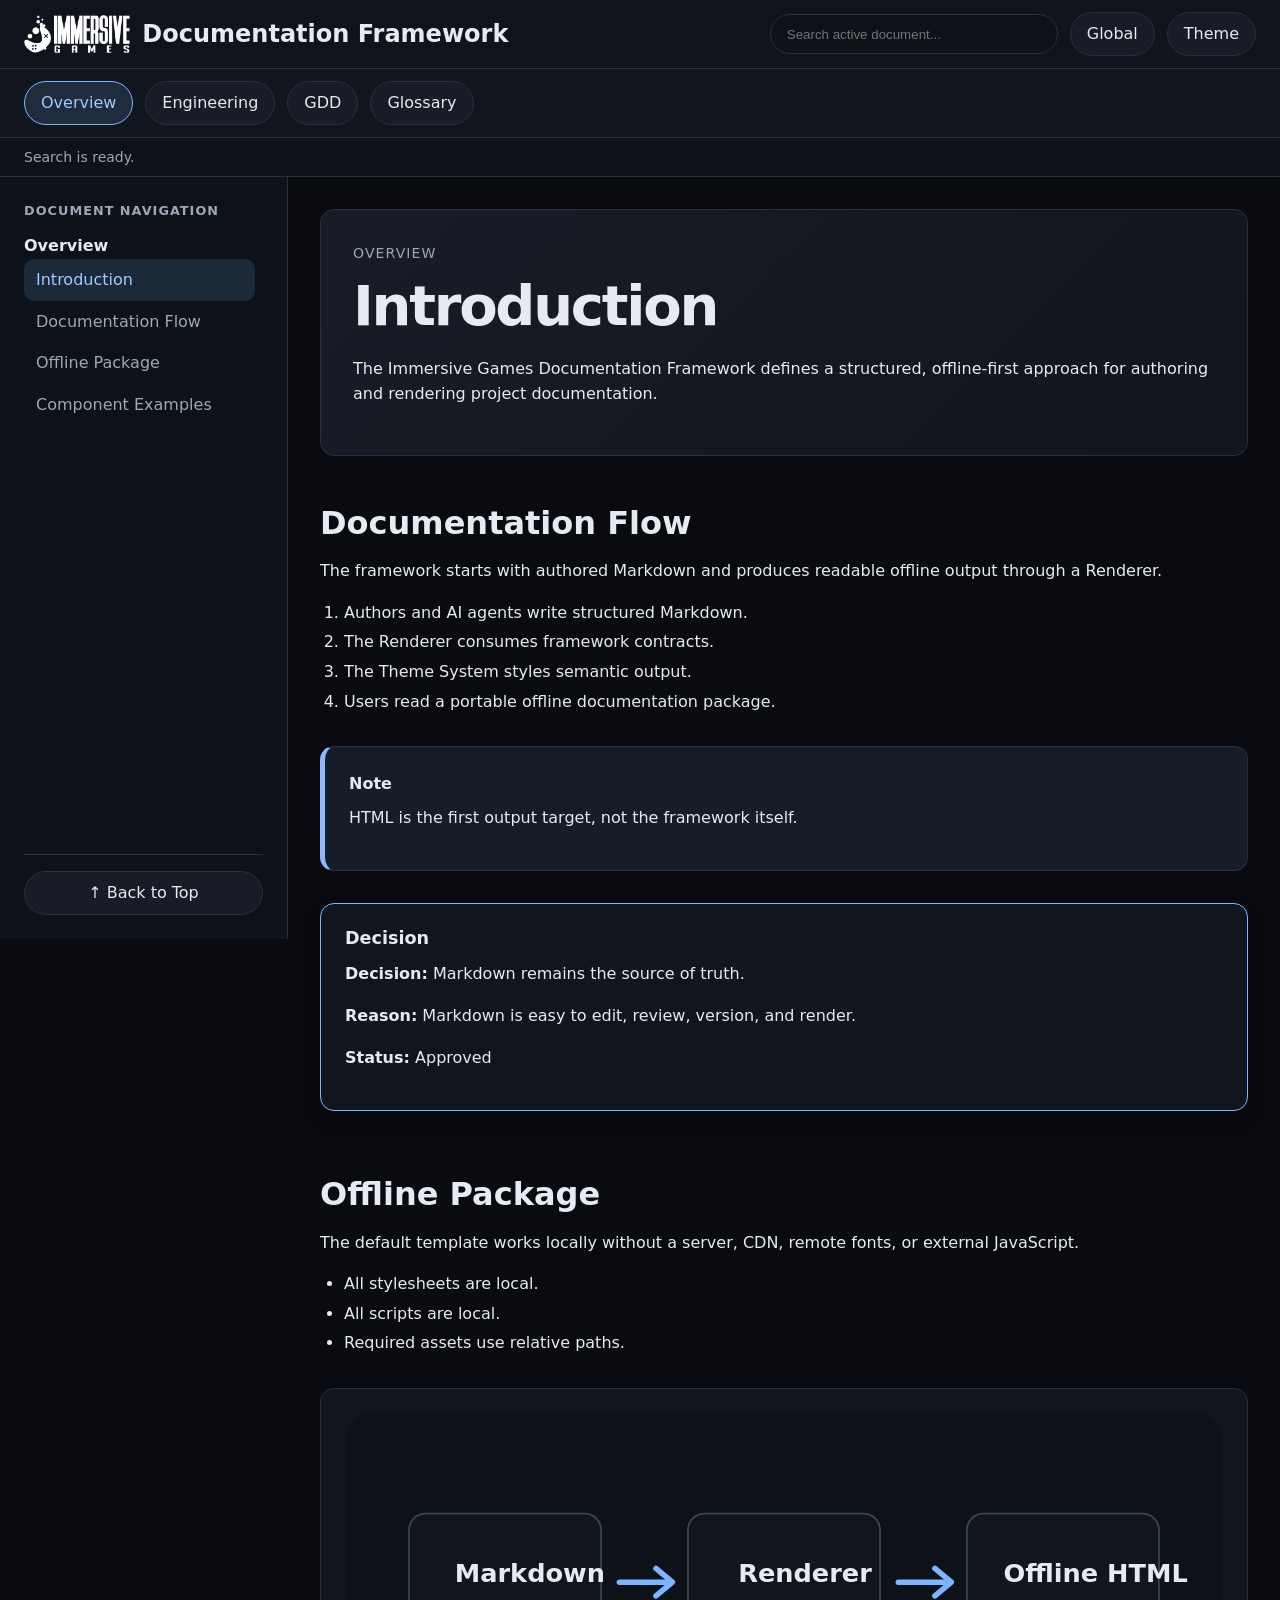
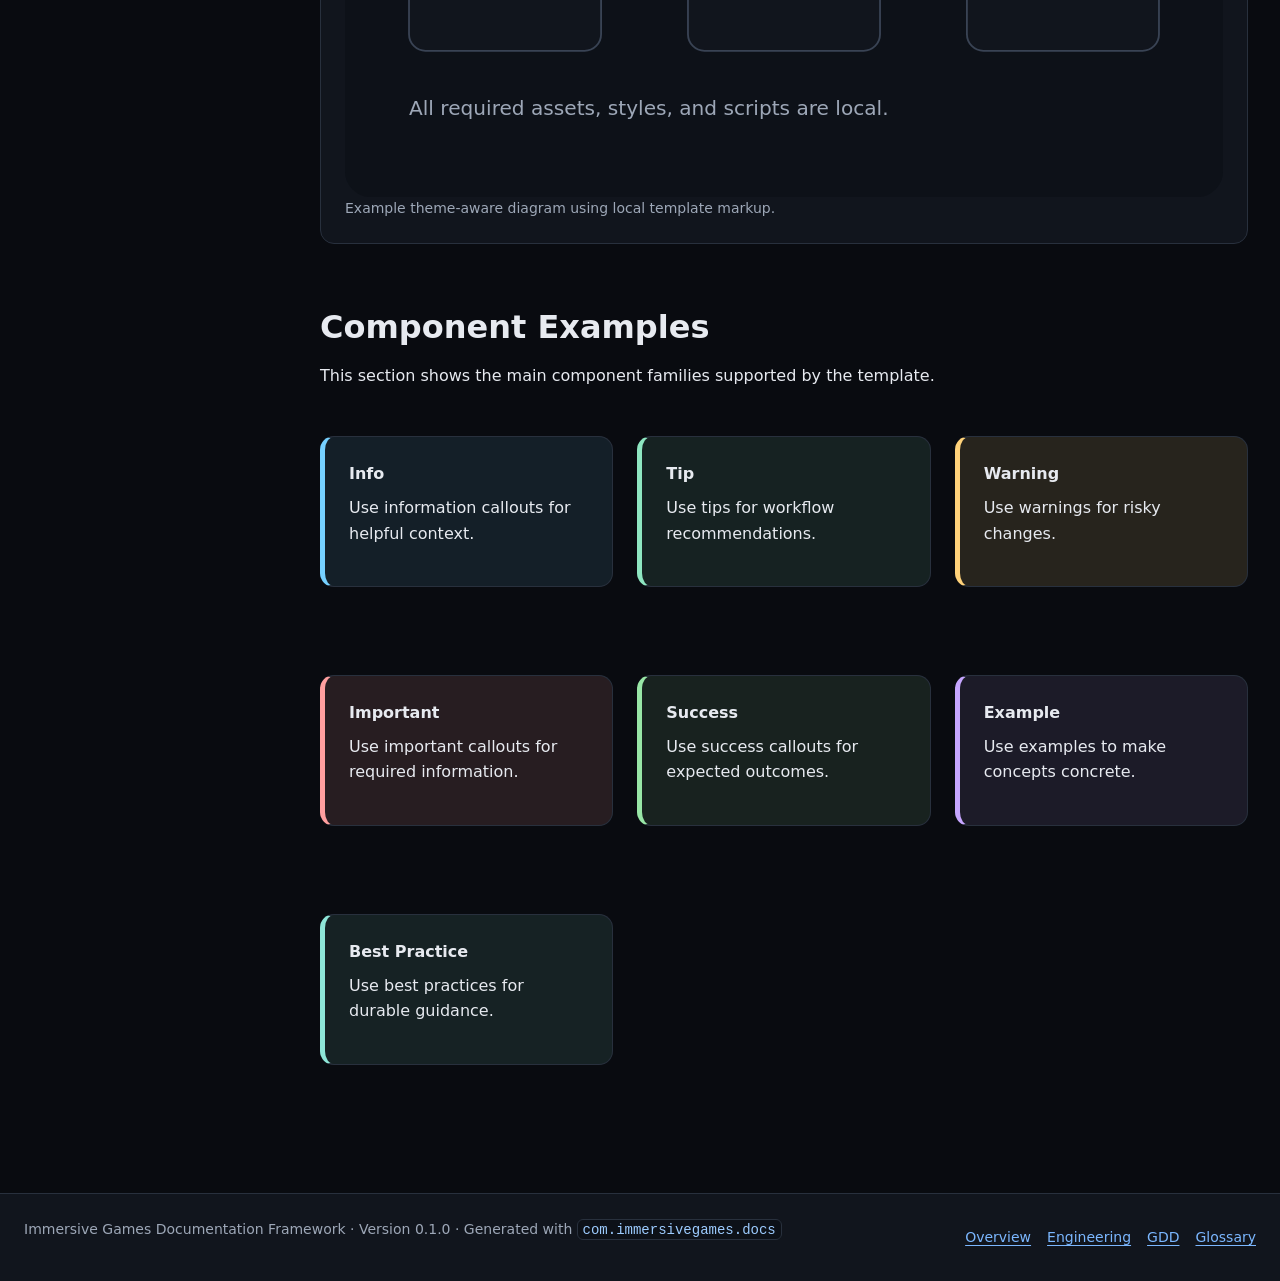
<file: templates/html-default/index.html>
<!doctype html>
<html lang="en" data-theme="dark">
<head>
  <meta charset="utf-8">
  <meta name="viewport" content="width=device-width, initial-scale=1">
  <title>Immersive Games Documentation Framework</title>
  <link rel="stylesheet" href="css/variables.css">
  <link rel="stylesheet" href="css/typography.css">
  <link rel="stylesheet" href="css/layout.css">
  <link rel="stylesheet" href="css/components.css">
</head>
<body>
  <a class="docs-skip-link" href="#docs-main">Skip to content</a>

  <div class="docs-topbar">
    <header class="docs-header">
      <div class="docs-header__brand">
        <span class="docs-header__logo-set" aria-hidden="true">
          <img class="docs-header__logo docs-header__logo--dark" src="assets/images/immersive-games-logo-full-white.png" alt="" width="180" height="65">
          <img class="docs-header__logo docs-header__logo--light" src="assets/images/immersive-games-logo-full-black.png" alt="" width="180" height="65">
        </span>
        <div>
          <h1>Documentation Framework</h1>
        </div>
      </div>

      <div class="docs-header__tools">
        <label class="docs-search-label" for="docs-search-input">Search documentation</label>
        <input id="docs-search-input" class="docs-search-input" type="search" placeholder="Search active document..." autocomplete="off">
        <button class="docs-button docs-button--ghost" type="button" data-action="toggle-search-mode" aria-pressed="false">Global</button>
        <button class="docs-button docs-button--ghost" type="button" data-action="toggle-theme" aria-label="Toggle dark or light theme">Theme</button>
        <button class="docs-button docs-button--ghost docs-mobile-only" type="button" data-action="toggle-sidebar" aria-expanded="false" aria-controls="docs-sidebar">Menu</button>
      </div>
    </header>

    <nav class="docs-tabs" role="tablist" aria-label="Document tabs">
      <button id="docs-tab-overview" class="docs-tab is-active" type="button" role="tab" data-document-target="overview" aria-selected="true" aria-controls="docs-panel-overview">Overview</button>
      <button id="docs-tab-engineering" class="docs-tab" type="button" role="tab" data-document-target="engineering" aria-selected="false" aria-controls="docs-panel-engineering">Engineering</button>
      <button id="docs-tab-gdd" class="docs-tab" type="button" role="tab" data-document-target="gdd" aria-selected="false" aria-controls="docs-panel-gdd">GDD</button>
      <button id="docs-tab-glossary" class="docs-tab" type="button" role="tab" data-document-target="glossary" aria-selected="false" aria-controls="docs-panel-glossary">Glossary</button>
    </nav>
  </div>

  <div class="docs-search-status" id="docs-search-status" role="status" aria-live="polite">Search is ready.</div>

  <div class="docs-shell">
    <aside class="docs-sidebar" id="docs-sidebar" aria-label="Document navigation">
      <div class="docs-sidebar__header">
        <span>Document Navigation</span>
      </div>
      <nav class="docs-sidebar__nav" data-sidebar-nav></nav>
      <div class="docs-sidebar__footer">
        <button class="docs-back-to-top" type="button" data-action="back-to-top">&uarr; Back to Top</button>
      </div>
    </aside>

    <main class="docs-main" id="docs-main" tabindex="-1">
      <section class="docs-search-panel docs-content" data-search-panel hidden aria-labelledby="docs-search-panel-title">
        <div class="docs-search-panel__header">
          <p class="docs-kicker">Search Results</p>
          <h2 id="docs-search-panel-title">Search results</h2>
          <p data-search-summary>Type in the header search field to search the active document.</p>
        </div>

        <div class="docs-search-results" data-search-results></div>

        <div class="docs-empty-state" data-search-empty hidden>
          <h2>No results found.</h2>
          <p>Try a different term or clear the search.</p>
        </div>
      </section>

      <section id="docs-panel-overview" class="docs-document is-active" role="tabpanel" aria-labelledby="docs-tab-overview" data-document="overview" data-document-title="Overview">
        <article class="docs-content">
          <header class="docs-page-header">
            <p class="docs-kicker">Overview</p>
            <h2 id="overview-introduction">Introduction</h2>
            <p>The Immersive Games Documentation Framework defines a structured, offline-first approach for authoring and rendering project documentation.</p>
          </header>

          <section class="docs-section" id="overview-documentation-flow" data-title="Documentation Flow">
            <h3>Documentation Flow</h3>
            <p>The framework starts with authored Markdown and produces readable offline output through a Renderer.</p>
            <ol>
              <li>Authors and AI agents write structured Markdown.</li>
              <li>The Renderer consumes framework contracts.</li>
              <li>The Theme System styles semantic output.</li>
              <li>Users read a portable offline documentation package.</li>
            </ol>

            <div class="docs-callout docs-callout-note">
              <p class="docs-callout__title">Note</p>
              <p>HTML is the first output target, not the framework itself.</p>
            </div>

            <div class="docs-block docs-block-decision">
              <h4>Decision</h4>
              <p><strong>Decision:</strong> Markdown remains the source of truth.</p>
              <p><strong>Reason:</strong> Markdown is easy to edit, review, version, and render.</p>
              <p><strong>Status:</strong> Approved</p>
            </div>
          </section>

          <section class="docs-section" id="overview-offline-package" data-title="Offline Package">
            <h3>Offline Package</h3>
            <p>The default template works locally without a server, CDN, remote fonts, or external JavaScript.</p>
            <ul>
              <li>All stylesheets are local.</li>
              <li>All scripts are local.</li>
              <li>Required assets use relative paths.</li>
            </ul>

            <figure class="docs-figure">
              <svg class="docs-diagram" viewBox="0 0 960 420" role="img" aria-labelledby="offline-package-title offline-package-desc">
                <title id="offline-package-title">Offline package diagram</title>
                <desc id="offline-package-desc">A simple diagram showing Markdown transformed into a local offline HTML package.</desc>
                <rect class="docs-diagram__background" width="960" height="420" rx="28"></rect>
                <g class="docs-diagram__node">
                  <rect x="70" y="110" width="210" height="150" rx="18"></rect>
                  <rect x="375" y="110" width="210" height="150" rx="18"></rect>
                  <rect x="680" y="110" width="210" height="150" rx="18"></rect>
                </g>
                <g class="docs-diagram__label" font-family="system-ui, -apple-system, Segoe UI, sans-serif" font-size="28" font-weight="700">
                  <text x="120" y="185">Markdown</text>
                  <text x="430" y="185">Renderer</text>
                  <text x="720" y="185">Offline HTML</text>
                </g>
                <g class="docs-diagram__arrow" stroke-width="6" stroke-linecap="round" stroke-linejoin="round" fill="none">
                  <path d="M300 185h50"></path>
                  <path d="m340 170 18 15-18 15"></path>
                  <path d="M605 185h50"></path>
                  <path d="m645 170 18 15-18 15"></path>
                </g>
                <text class="docs-diagram__caption" x="70" y="330" font-family="system-ui, -apple-system, Segoe UI, sans-serif" font-size="22">All required assets, styles, and scripts are local.</text>
              </svg>
              <figcaption>Example theme-aware diagram using local template markup.</figcaption>
            </figure>
          </section>

          <section class="docs-section" id="overview-components" data-title="Component Examples">
            <h3>Component Examples</h3>
            <p>This section shows the main component families supported by the template.</p>

            <div class="docs-callout-grid">
              <div class="docs-callout docs-callout-info"><p class="docs-callout__title">Info</p><p>Use information callouts for helpful context.</p></div>
              <div class="docs-callout docs-callout-tip"><p class="docs-callout__title">Tip</p><p>Use tips for workflow recommendations.</p></div>
              <div class="docs-callout docs-callout-warning"><p class="docs-callout__title">Warning</p><p>Use warnings for risky changes.</p></div>
              <div class="docs-callout docs-callout-important"><p class="docs-callout__title">Important</p><p>Use important callouts for required information.</p></div>
              <div class="docs-callout docs-callout-success"><p class="docs-callout__title">Success</p><p>Use success callouts for expected outcomes.</p></div>
              <div class="docs-callout docs-callout-example"><p class="docs-callout__title">Example</p><p>Use examples to make concepts concrete.</p></div>
              <div class="docs-callout docs-callout-best-practice"><p class="docs-callout__title">Best Practice</p><p>Use best practices for durable guidance.</p></div>
            </div>
          </section>
        </article>
      </section>

      <section id="docs-panel-engineering" class="docs-document" role="tabpanel" aria-labelledby="docs-tab-engineering" data-document="engineering" data-document-title="Engineering" hidden>
        <article class="docs-content">
          <header class="docs-page-header">
            <p class="docs-kicker">Engineering</p>
            <h2 id="engineering-architecture">Architecture</h2>
            <p>Engineering documentation captures system structure, runtime behavior, API surfaces, and asset handling expectations.</p>
          </header>

          <section class="docs-section" id="engineering-systems" data-title="Systems">
            <h3>Systems</h3>
            <p>Systems documentation should explain responsibilities, boundaries, and data flow without coupling the source content to visual layout.</p>
            <blockquote>
              <p>Documentation represents knowledge first. Presentation is derivative.</p>
            </blockquote>
          </section>

          <section class="docs-section" id="engineering-api-example" data-title="API Example">
            <h3>API Example</h3>
            <p>Inline code such as <code>FaceController.PlayAnimation</code> should remain distinct but unobtrusive.</p>
            <pre class="docs-code"><code>public sealed class FaceController
{
    public void PlayAnimation(string animationId)
    {
        // Trigger local animation playback.
    }
}</code></pre>

            <div class="docs-block docs-block-api">
              <h4>Method</h4>
              <table class="docs-table">
                <thead><tr><th>Field</th><th>Value</th></tr></thead>
                <tbody>
                  <tr><td>Name</td><td><code>PlayAnimation</code></td></tr>
                  <tr><td>Parameter</td><td><code>animationId: string</code></td></tr>
                  <tr><td>Returns</td><td><code>void</code></td></tr>
                </tbody>
              </table>
            </div>
          </section>

          <section class="docs-section" id="engineering-asset-handling" data-title="Asset Handling">
            <h3>Asset Handling</h3>
            <p>Required documentation assets should be local and referenced through relative paths.</p>
            <div class="docs-block docs-block-risk">
              <h4>Risk</h4>
              <p><strong>Risk:</strong> A missing screenshot breaks reader context.</p>
              <p><strong>Impact:</strong> Medium</p>
              <p><strong>Mitigation:</strong> Validate asset references before publishing.</p>
            </div>
          </section>
        </article>
      </section>

      <section id="docs-panel-gdd" class="docs-document" role="tabpanel" aria-labelledby="docs-tab-gdd" data-document="gdd" data-document-title="GDD" hidden>
        <article class="docs-content">
          <header class="docs-page-header">
            <p class="docs-kicker">Game Design Document</p>
            <h2 id="gdd-game-vision">Game Vision</h2>
            <p>The GDD describes game direction, player experience, mechanics, and design decisions.</p>
          </header>

          <section class="docs-section" id="gdd-core-loop" data-title="Core Loop">
            <h3>Core Loop</h3>
            <p>The core loop describes the repeated player activity that supports progression.</p>
            <div class="docs-block docs-block-flow">
              <h4>Flow</h4>
              <ol class="docs-flow-list">
                <li>Explore the environment.</li>
                <li>Collect resources.</li>
                <li>Upgrade abilities.</li>
                <li>Face harder challenges.</li>
              </ol>
            </div>
          </section>

          <section class="docs-section" id="gdd-mechanics" data-title="Mechanics">
            <h3>Mechanics</h3>
            <p>Mechanics should be clear, testable, and connected to the intended player experience.</p>
            <table class="docs-table">
              <thead><tr><th>Mechanic</th><th>Purpose</th><th>Status</th></tr></thead>
              <tbody>
                <tr><td>Dash</td><td>Mobility and expression</td><td><span class="docs-badge docs-badge-success">Approved</span></td></tr>
                <tr><td>Parry</td><td>Skill mastery</td><td><span class="docs-badge docs-badge-warning">Review</span></td></tr>
              </tbody>
            </table>
          </section>

          <section class="docs-section" id="gdd-decisions" data-title="Decisions">
            <h3>Decisions</h3>
            <div class="docs-block docs-block-open-question">
              <h4>Open Question</h4>
              <p><strong>Question:</strong> Should the first prototype include crafting?</p>
              <p><strong>Status:</strong> Open</p>
            </div>
          </section>
        </article>
      </section>

      <section id="docs-panel-glossary" class="docs-document" role="tabpanel" aria-labelledby="docs-tab-glossary" data-document="glossary" data-document-title="Glossary" hidden>
        <article class="docs-content">
          <header class="docs-page-header">
            <p class="docs-kicker">Glossary</p>
            <h2 id="glossary-documentation-project">Documentation Project</h2>
            <p>Glossary terms define project vocabulary using Markdown headings and standard links.</p>
          </header>

          <div class="docs-glossary-tools">
            <label for="docs-glossary-filter">Filter glossary terms</label>
            <input id="docs-glossary-filter" class="docs-search-input" type="search" placeholder="Filter terms...">
          </div>

          <section class="docs-section docs-glossary-term" id="glossary-document" data-title="Document" data-term="document">
            <h3>Document</h3>
            <p><strong>Definition:</strong> The highest editorial unit inside a Documentation Project.</p>
            <p><strong>Related Terms:</strong> <a href="#glossary-component">Component</a>, <a href="#glossary-renderer">Renderer</a></p>
          </section>

          <section class="docs-section docs-glossary-term" id="glossary-component" data-title="Component" data-term="component">
            <h3>Component</h3>
            <p><strong>Definition:</strong> A reusable semantic documentation structure with a defined purpose.</p>
            <p><strong>Aliases:</strong> Documentation component, semantic component</p>
          </section>

          <section class="docs-section docs-glossary-term" id="glossary-renderer" data-title="Renderer" data-term="renderer">
            <h3>Renderer</h3>
            <p><strong>Definition:</strong> An implementation that transforms a valid Documentation Project into an output format.</p>
          </section>
        </article>
      </section>
    </main>

  </div>

  <footer class="docs-footer">
    <p>Immersive Games Documentation Framework &middot; Version 0.1.0 &middot; Generated with <code>com.immersivegames.docs</code></p>
    <nav aria-label="Footer links">
      <a href="#overview-introduction">Overview</a>
      <a href="#engineering-architecture">Engineering</a>
      <a href="#gdd-game-vision">GDD</a>
      <a href="#glossary-documentation-project">Glossary</a>
    </nav>
  </footer>

  <script src="js/navigation.js"></script>
  <script src="js/search.js"></script>
  <script src="js/glossary.js"></script>
  <script src="js/ui.js"></script>
</body>
</html>
</file>
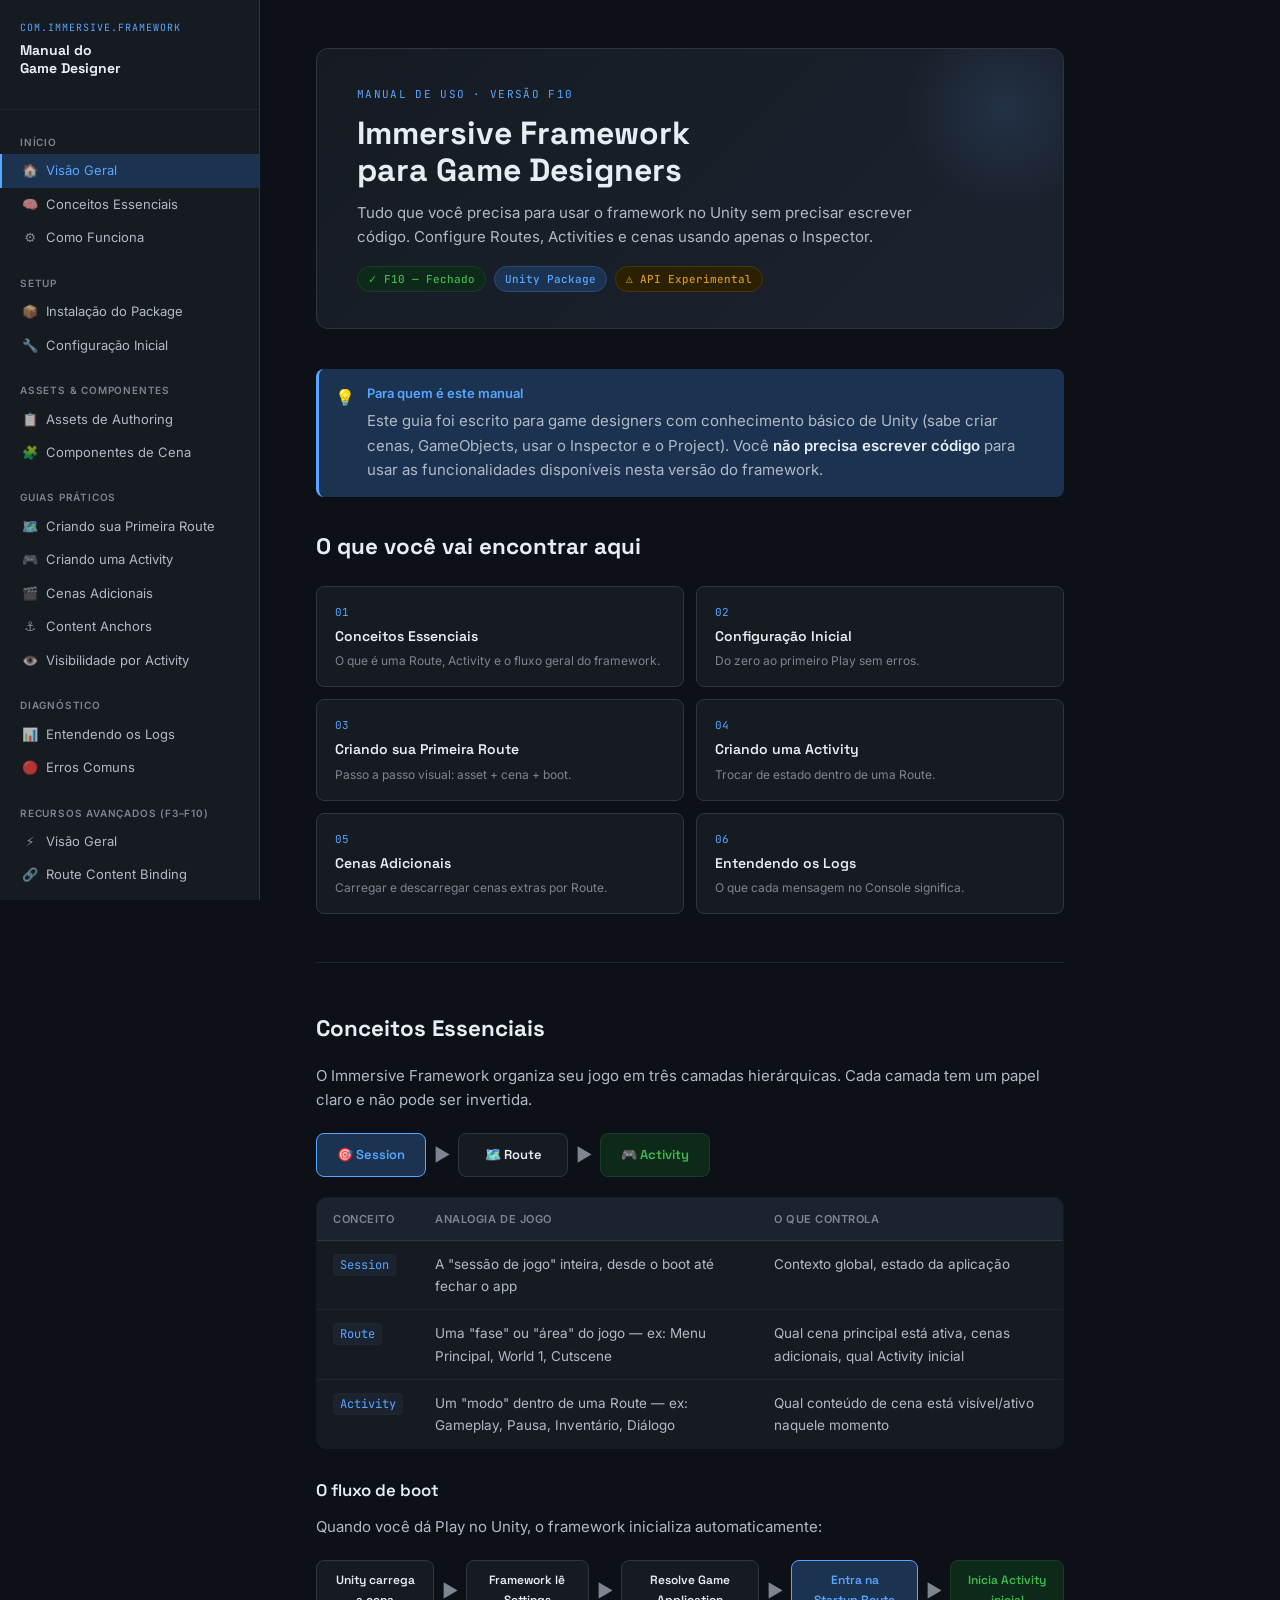
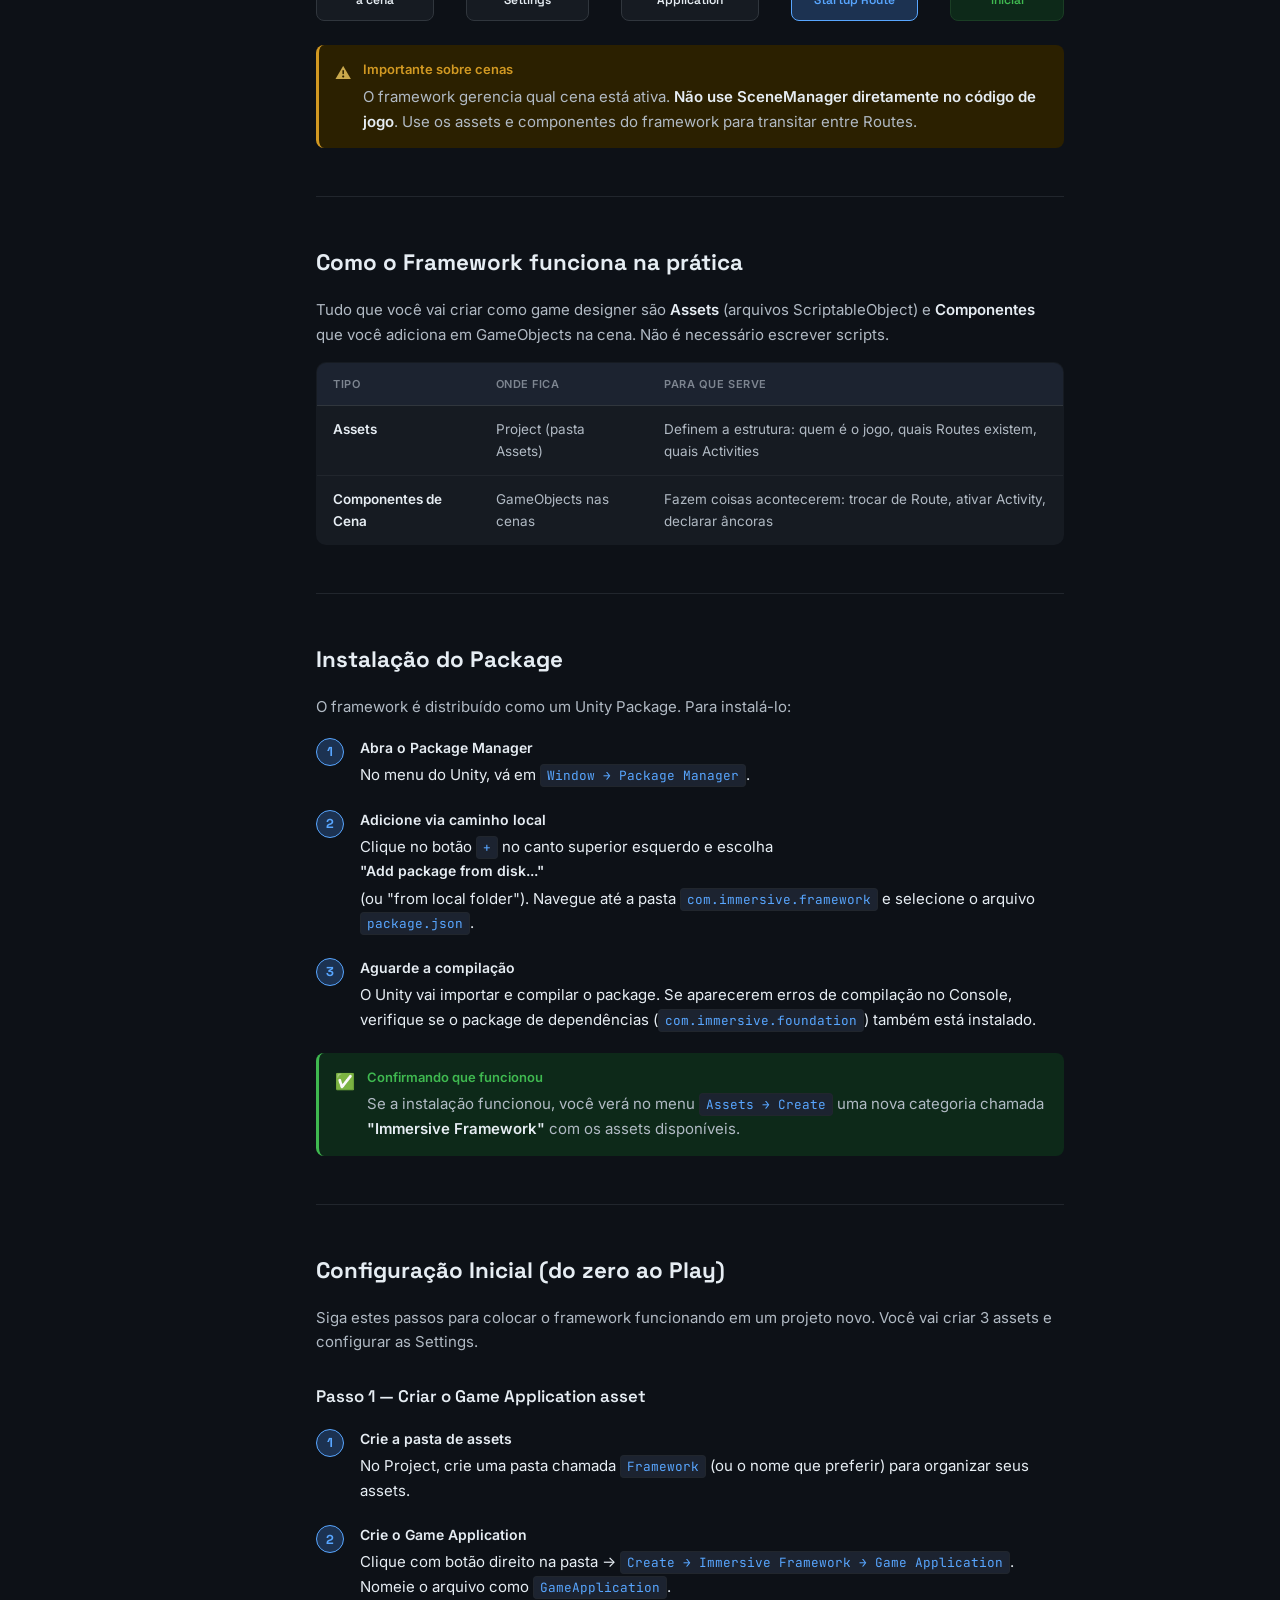
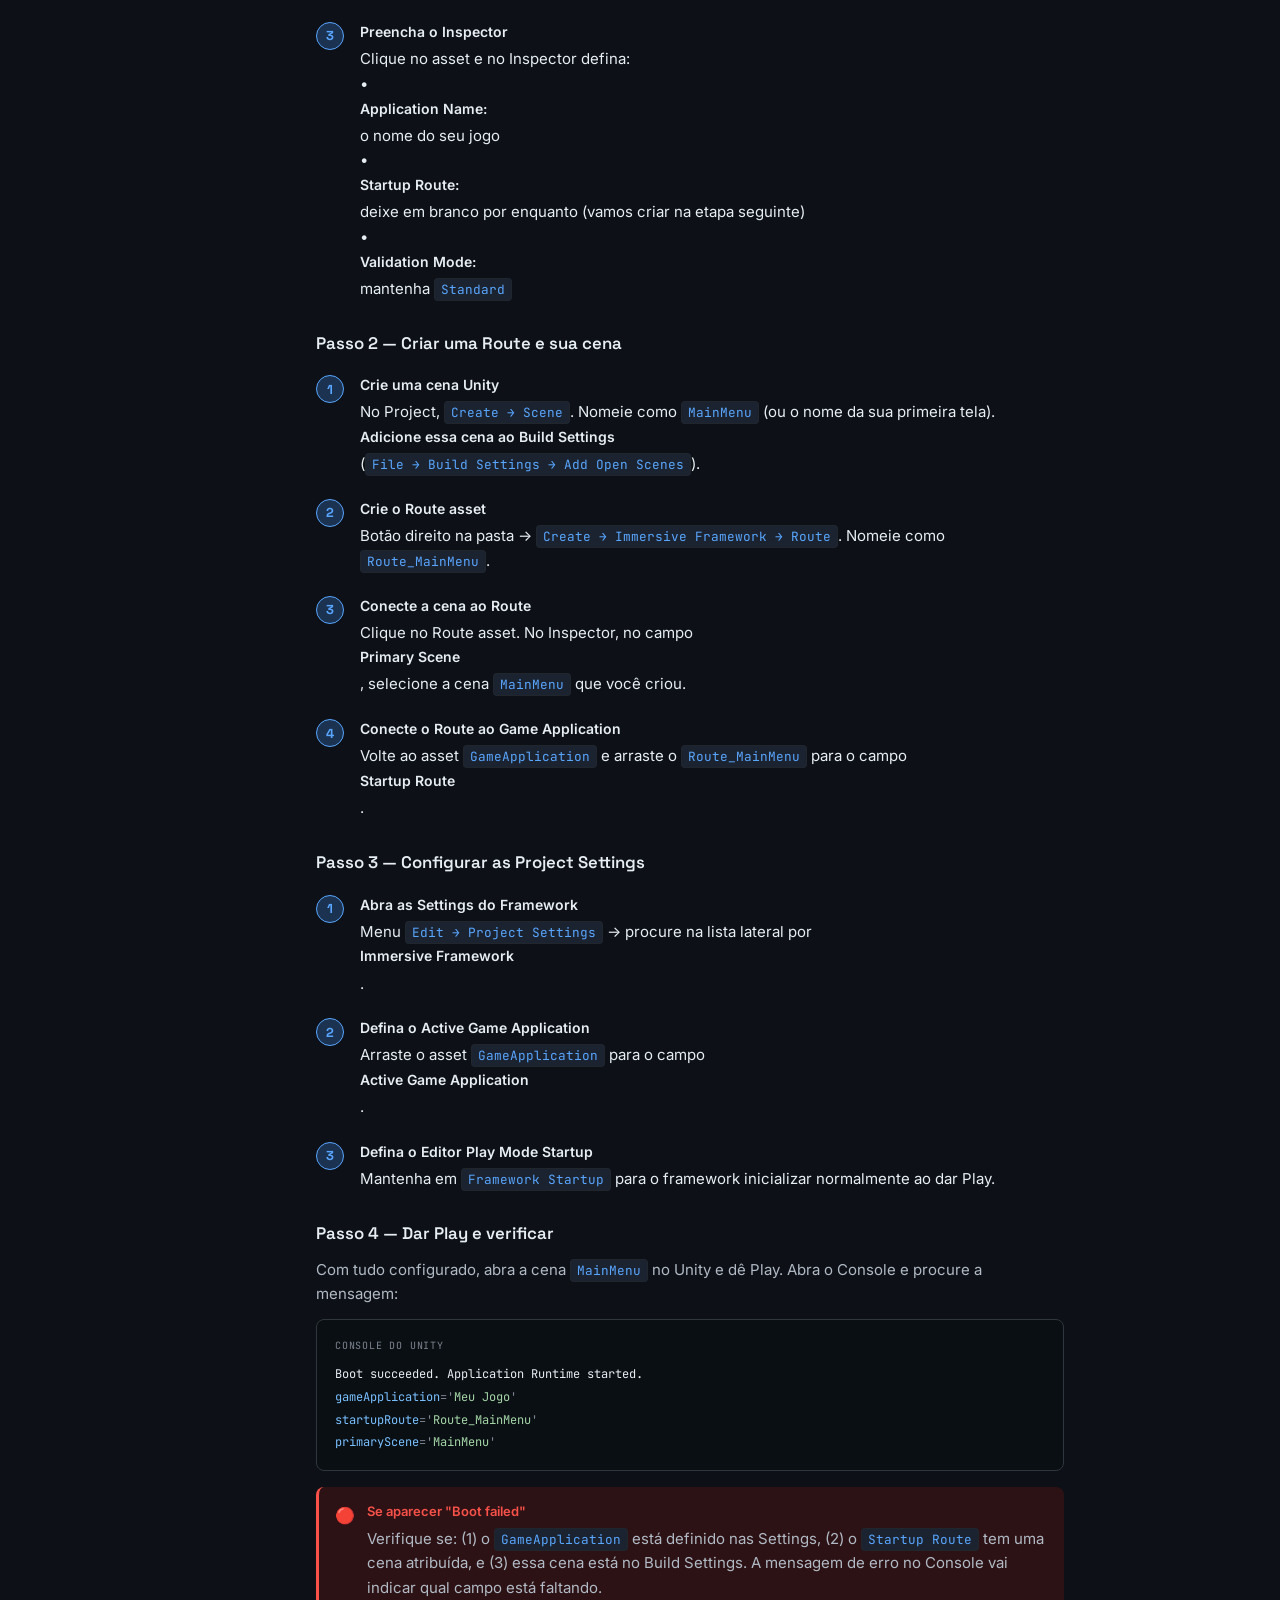
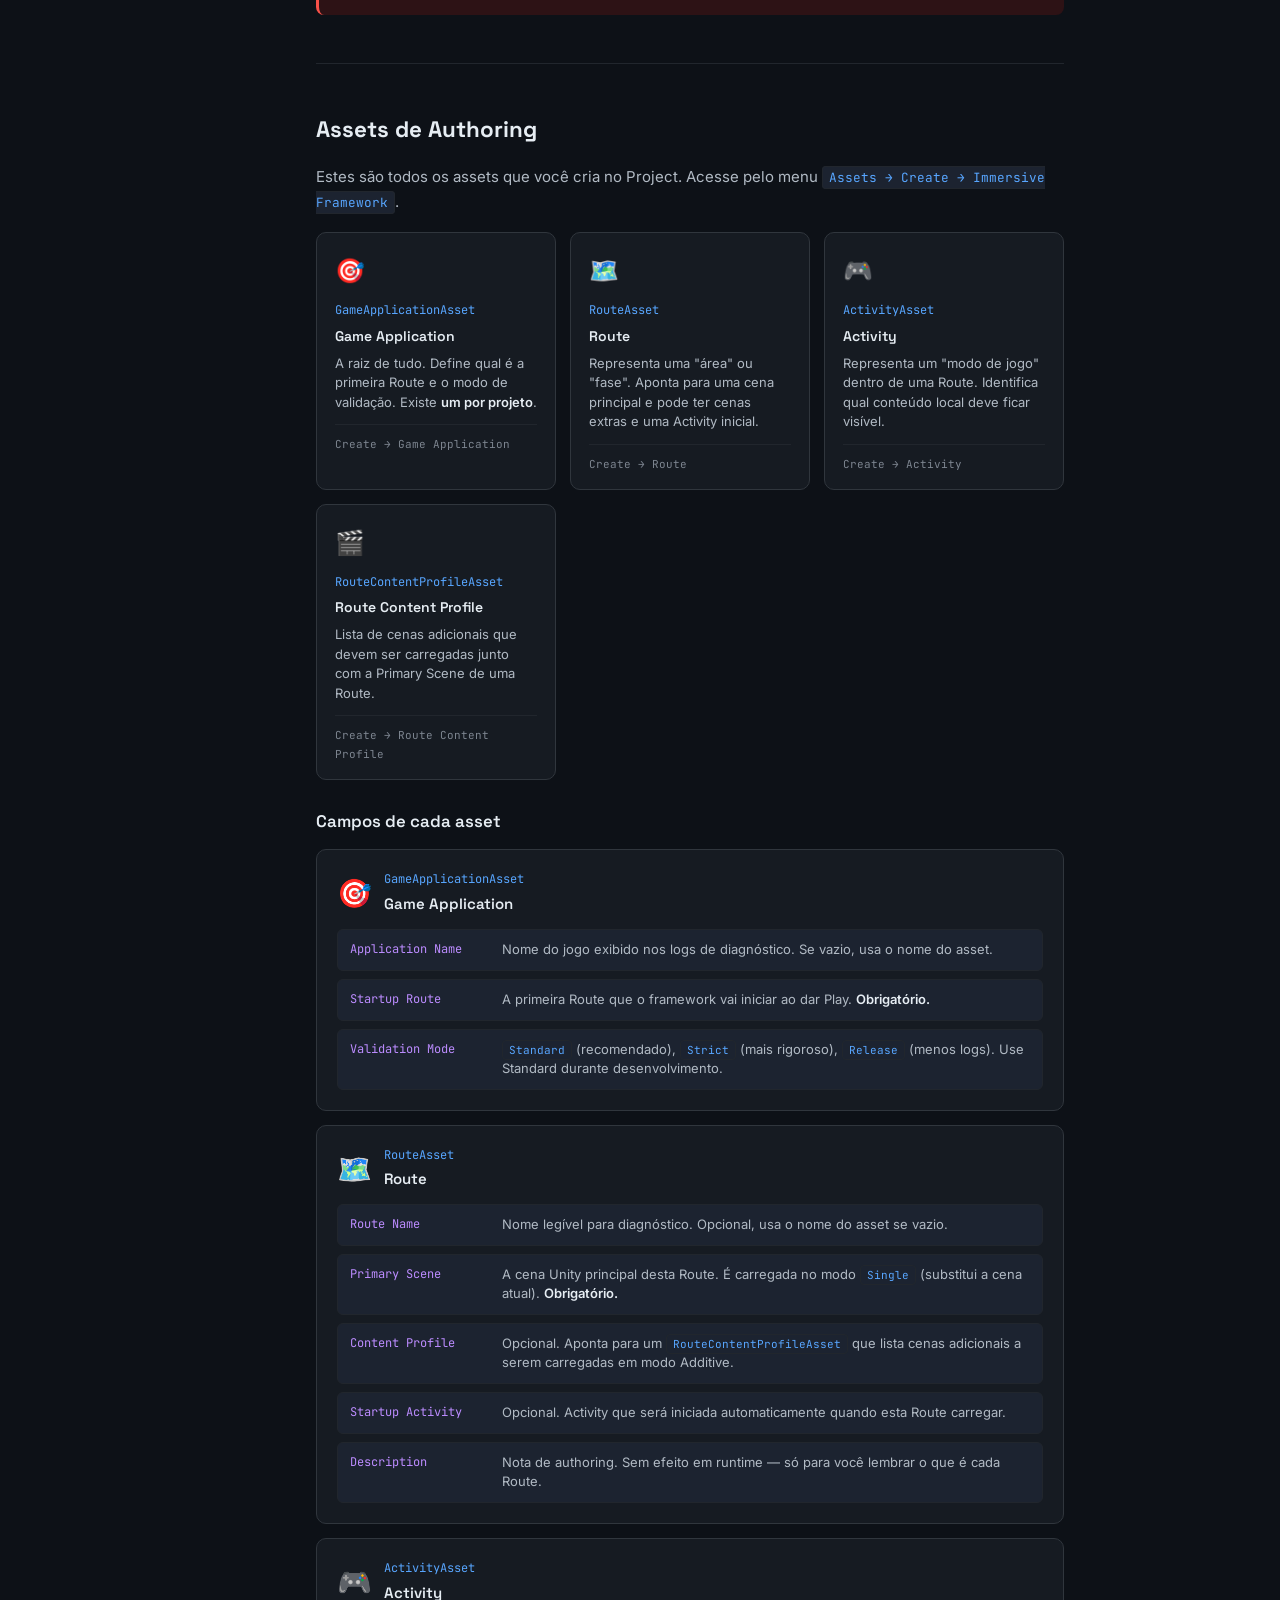
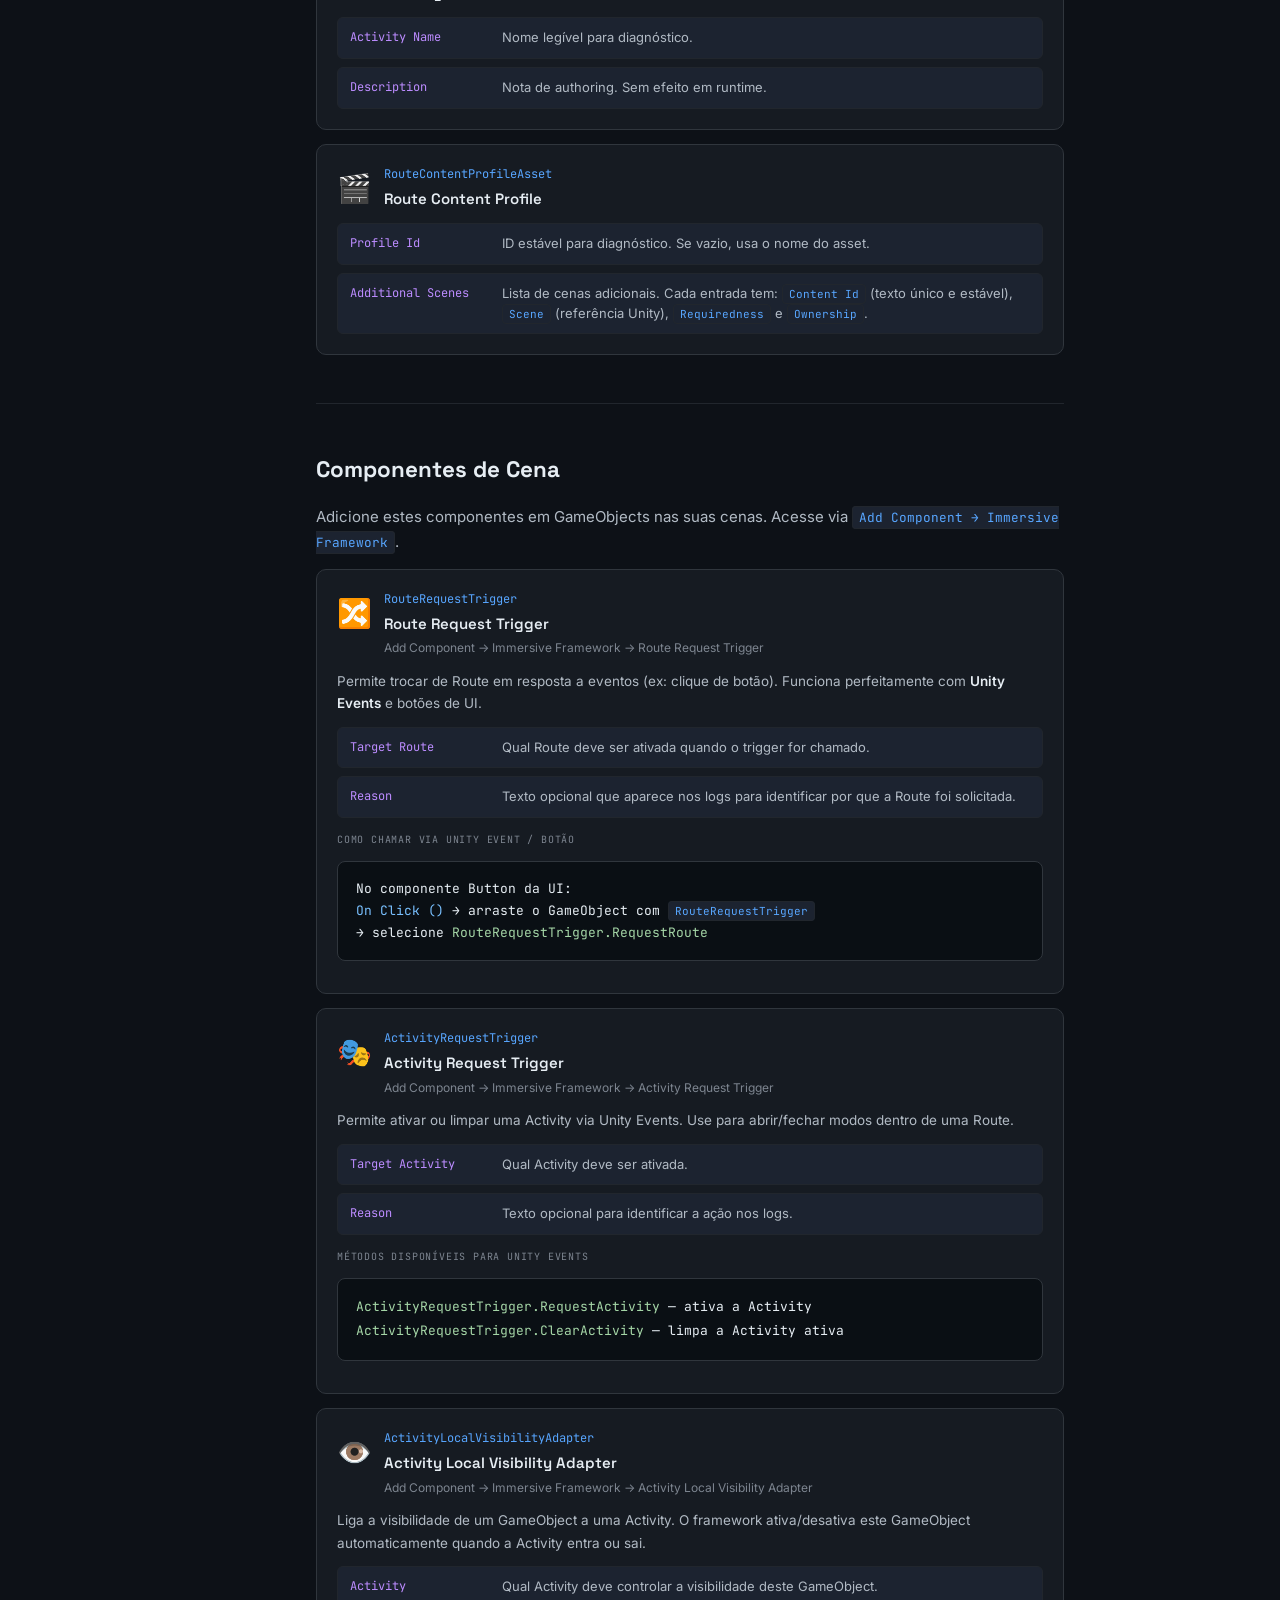
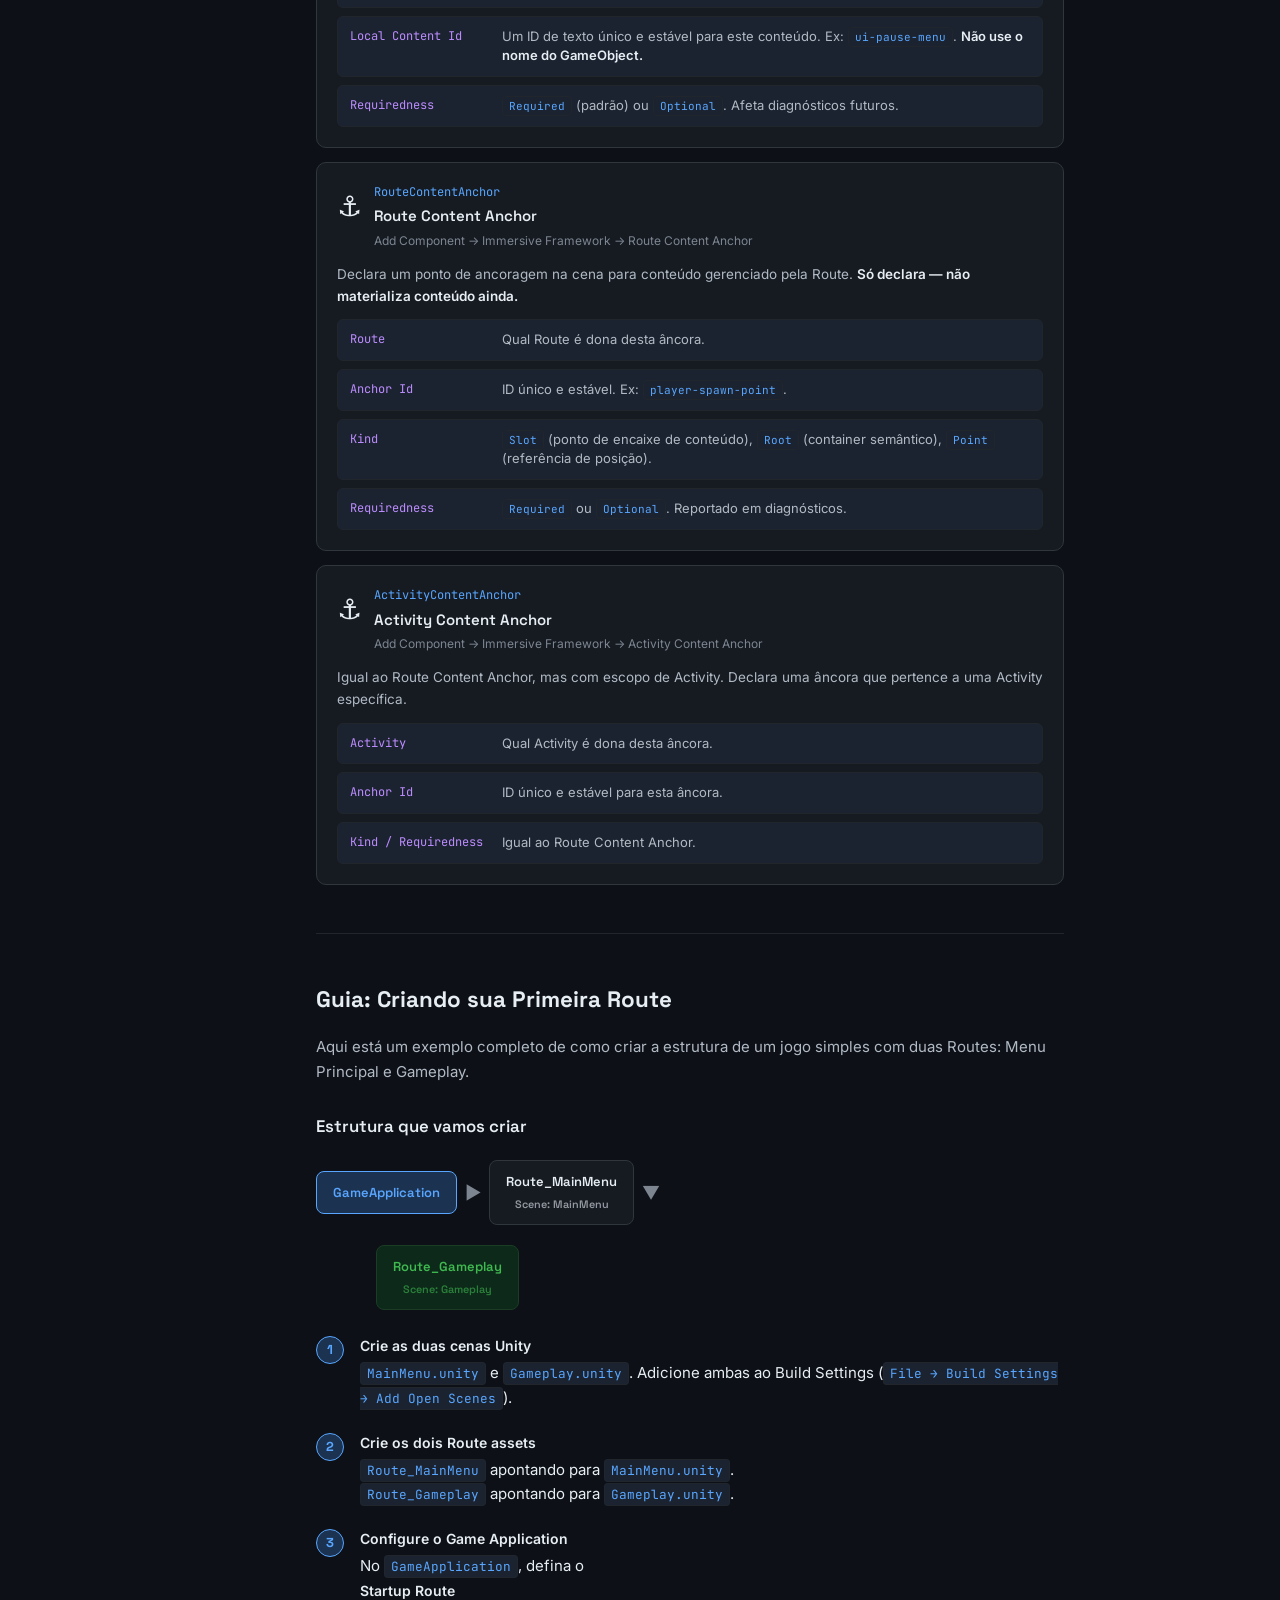
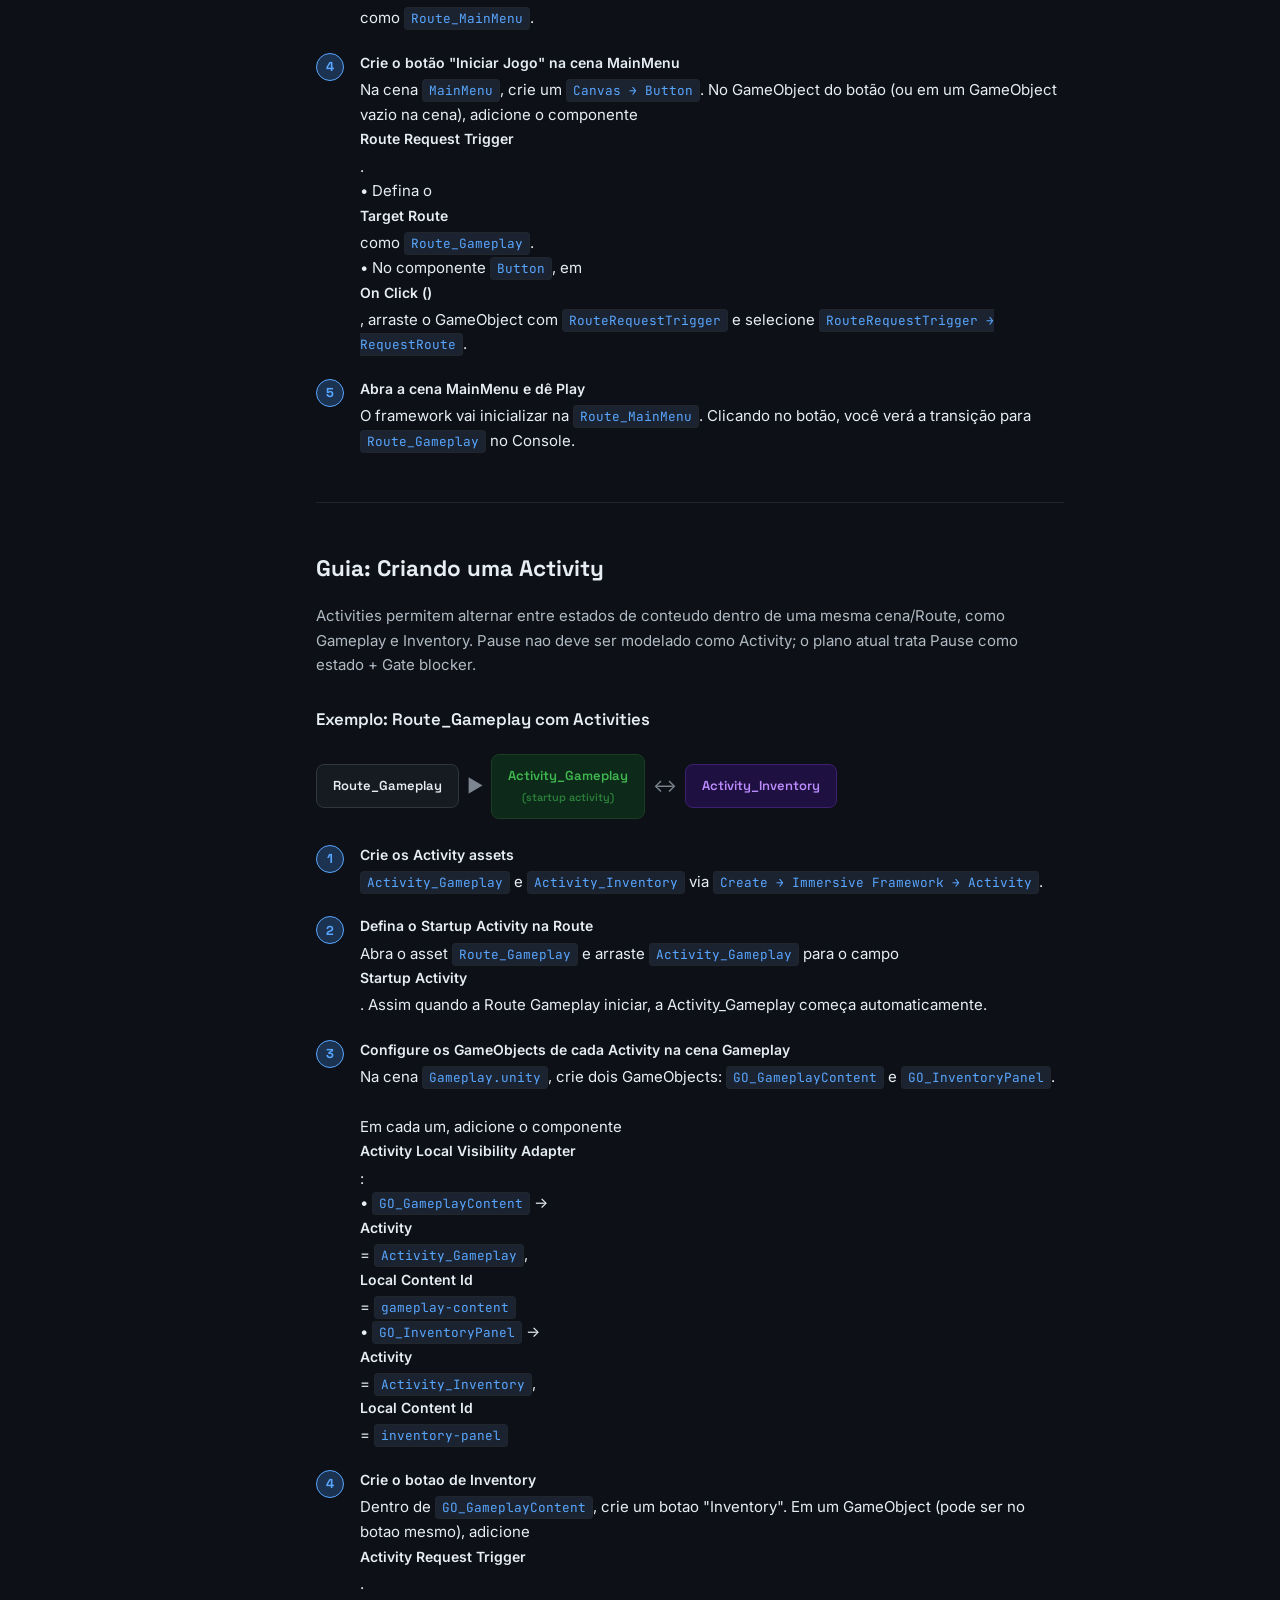
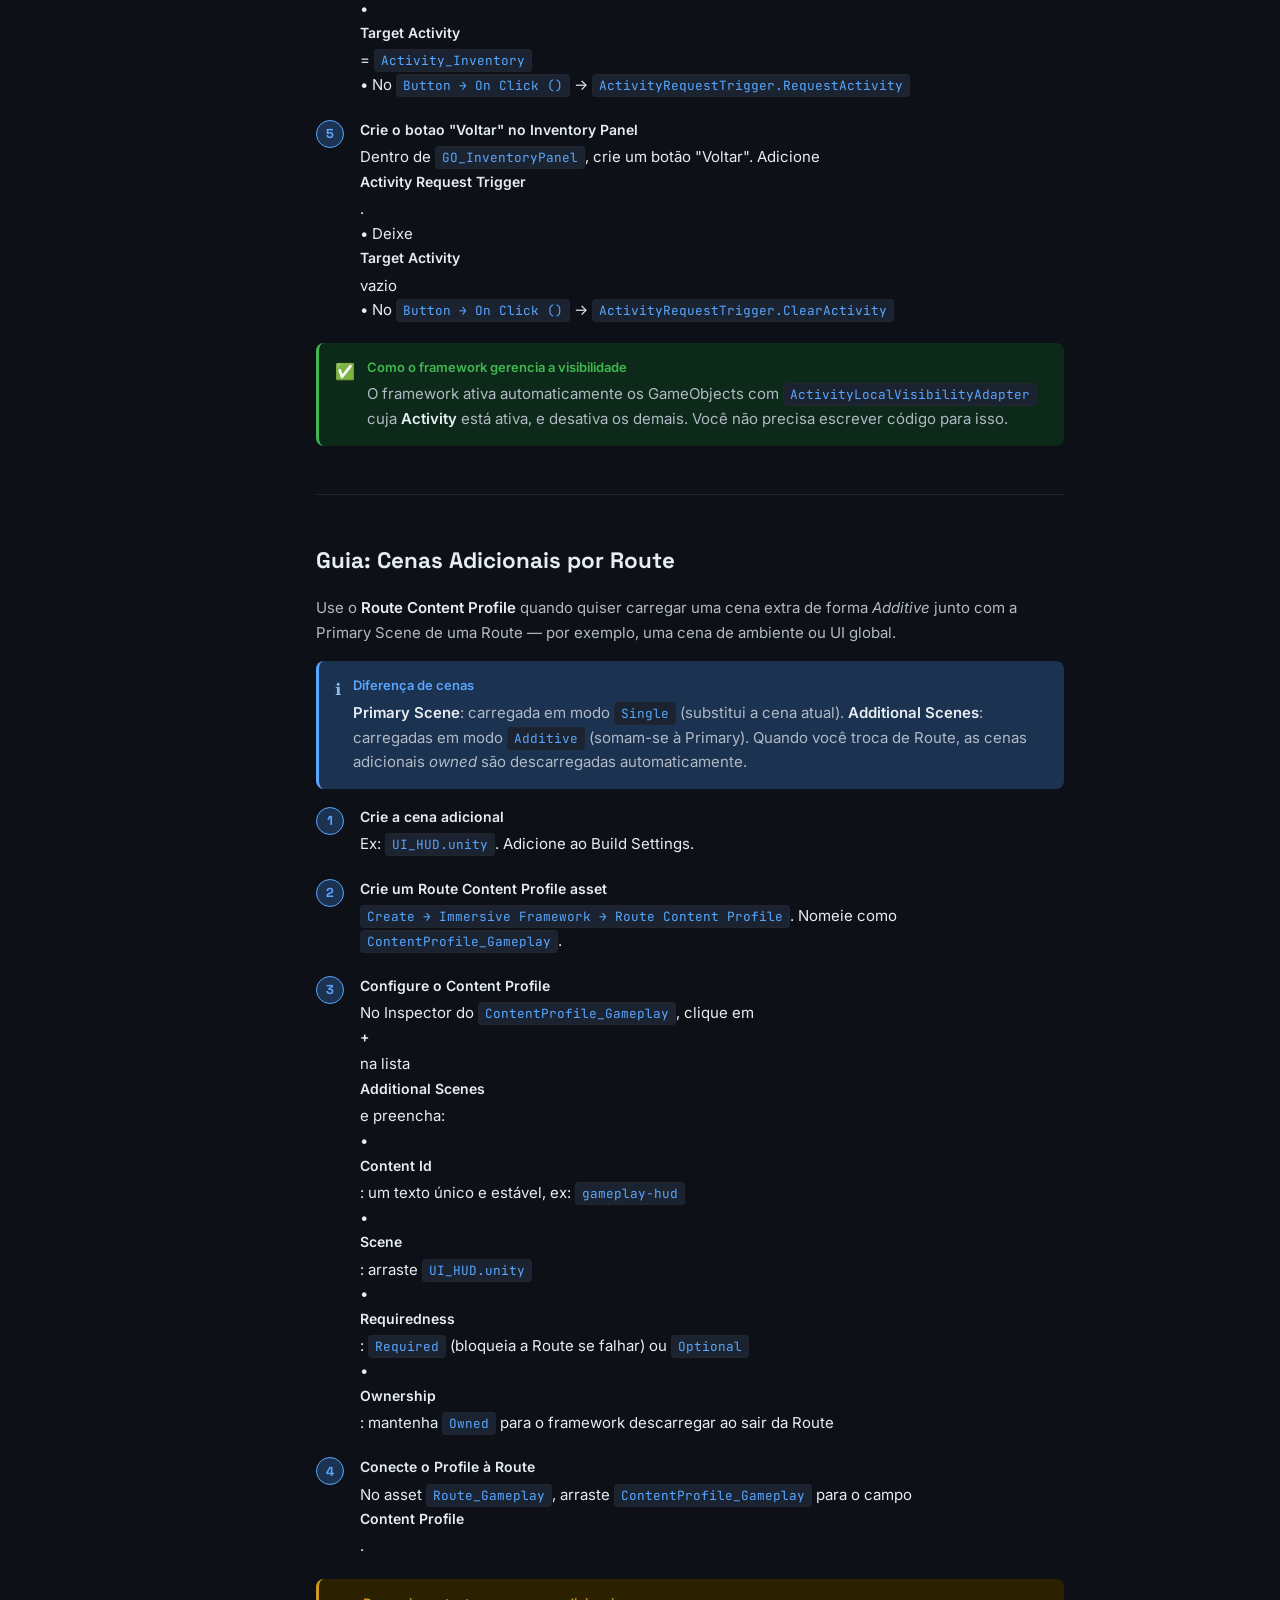
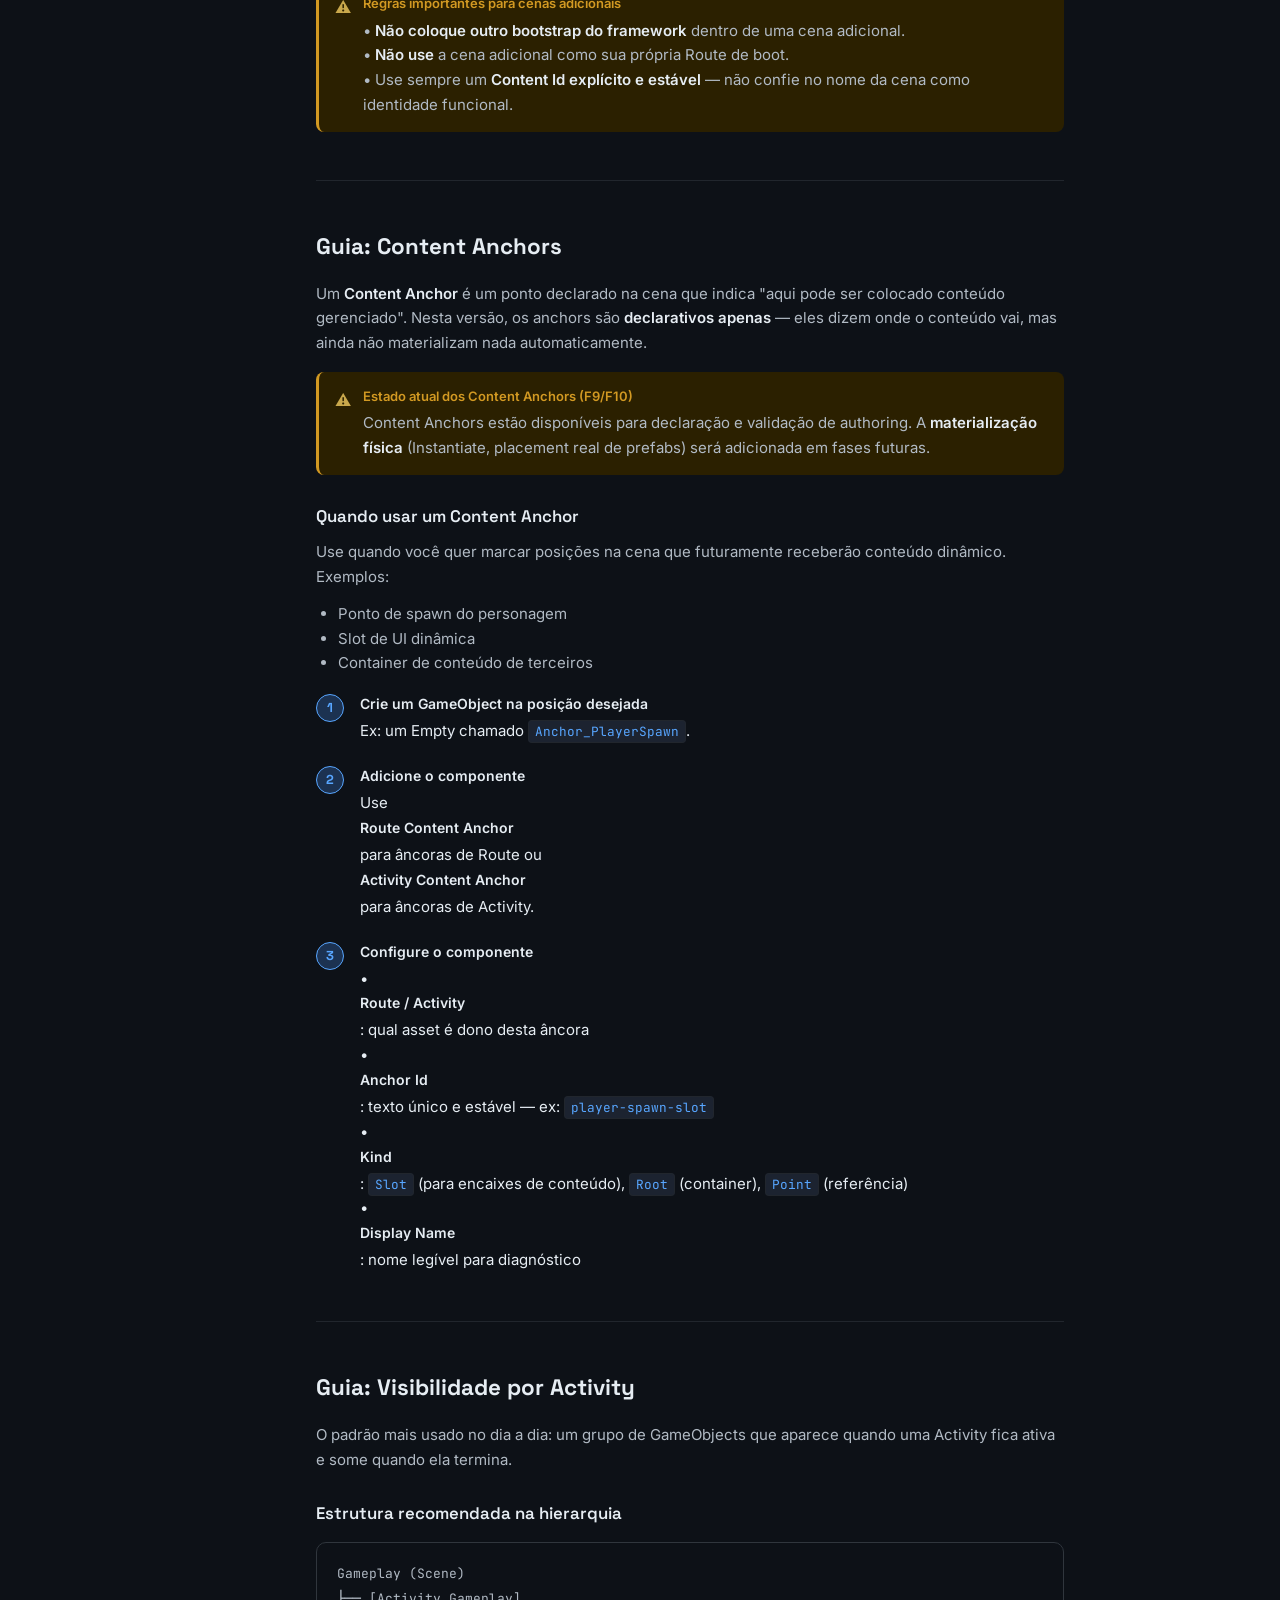
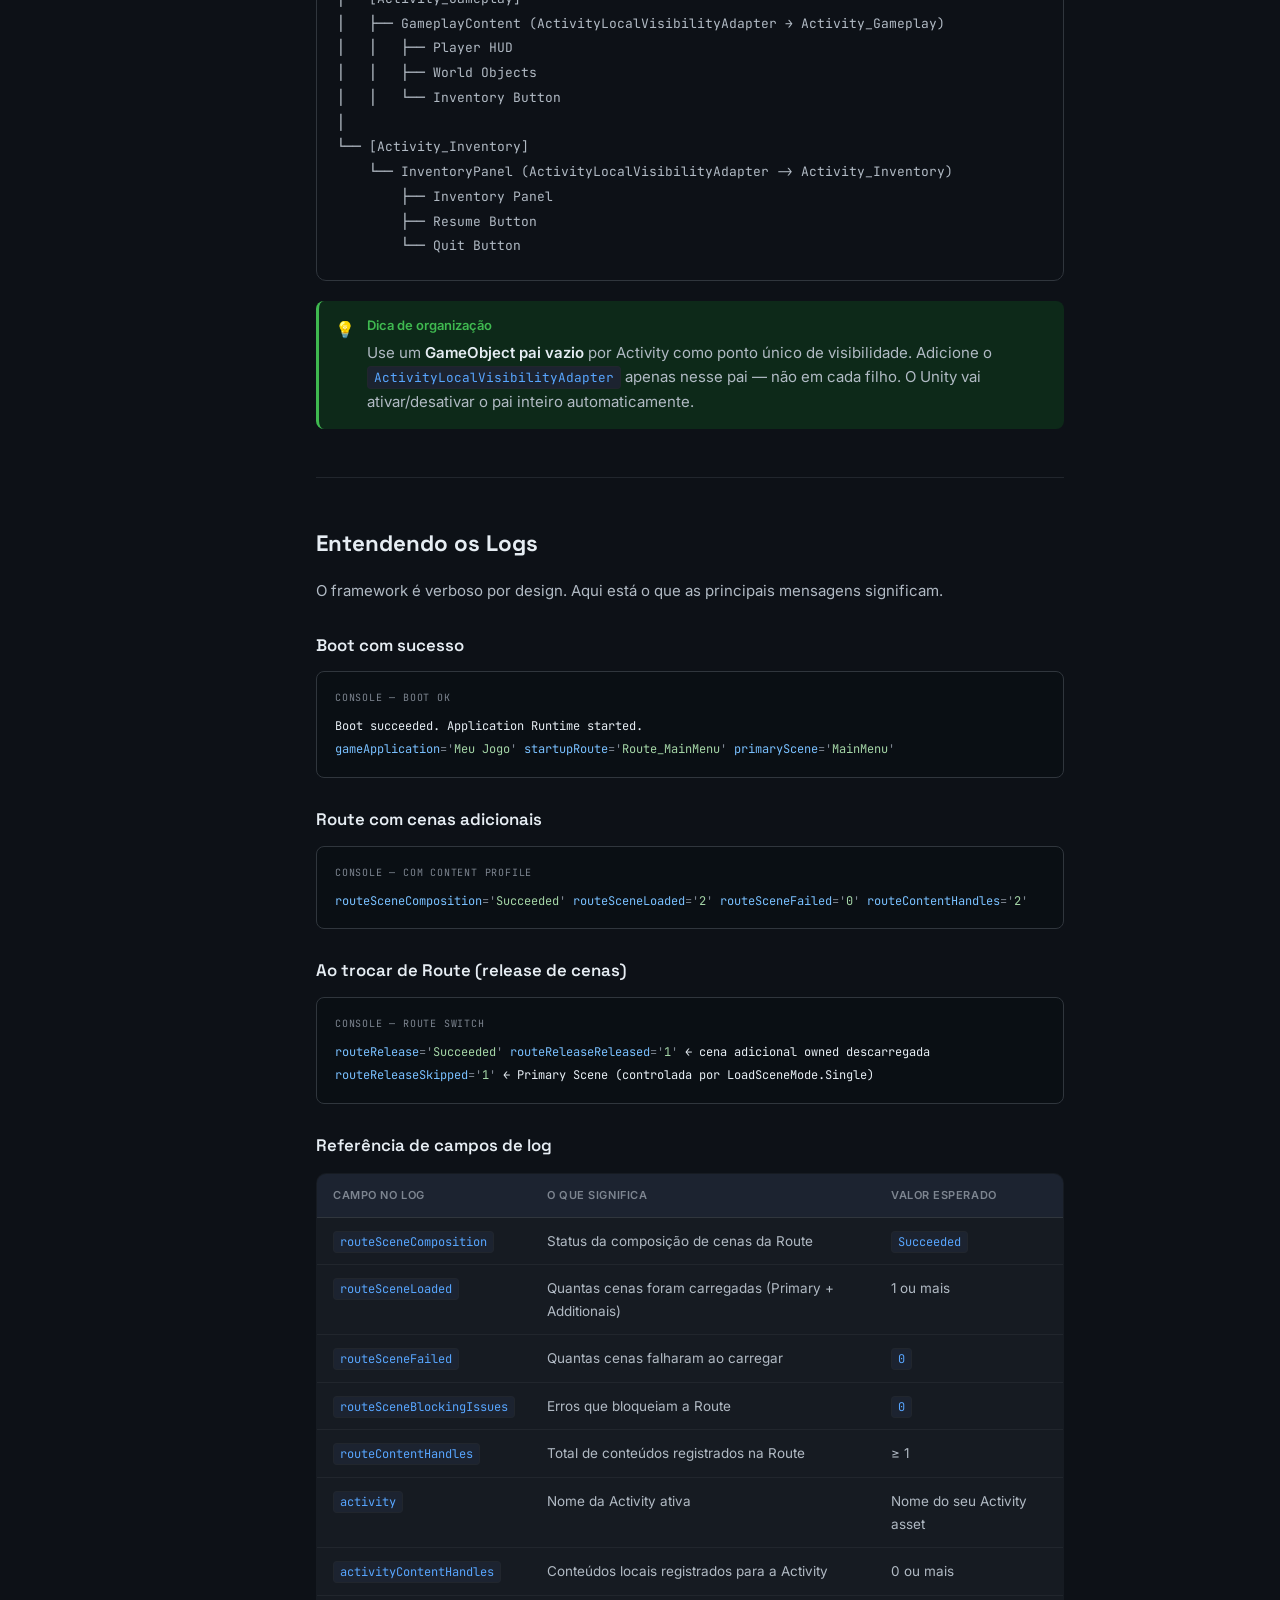
<file: Exemplos/immersive-framework-manual-gamedesigner.html>
<!doctype html>
<html lang="pt-BR">
<head>
  <meta charset="utf-8"/>
  <meta name="viewport" content="width=device-width, initial-scale=1"/>
  <title>Immersive Framework — Manual do Game Designer</title>
  <style>
    @import url('https://fonts.googleapis.com/css2?family=Space+Grotesk:wght@400;500;600;700&family=Inter:wght@400;500&family=JetBrains+Mono:wght@400;500&display=swap');

    :root {
      --bg: #0d1117;
      --surface: #161b22;
      --surface-2: #1c2330;
      --border: #30363d;
      --border-soft: #21262d;
      --text: #e6edf3;
      --text-muted: #7d8590;
      --text-soft: #b1bac4;
      --accent: #58a6ff;
      --accent-soft: #1c3251;
      --accent-glow: rgba(88,166,255,0.15);
      --green: #3fb950;
      --green-bg: #0d2919;
      --green-border: #1a3d24;
      --yellow: #d29922;
      --yellow-bg: #2b2000;
      --yellow-border: #4a3800;
      --red: #f85149;
      --red-bg: #2d1215;
      --red-border: #4a1c1f;
      --purple: #bc8cff;
      --purple-bg: #1e1040;
      --tag-bg: #1c2330;
      --tag-border: #30363d;
      --code-bg: #0d1117;
    }

    *, *::before, *::after { box-sizing: border-box; margin: 0; padding: 0; }

    html { scroll-behavior: smooth; }

    body {
      font-family: 'Inter', system-ui, sans-serif;
      background: var(--bg);
      color: var(--text);
      line-height: 1.65;
      font-size: 15px;
    }

    /* ── LAYOUT ── */
    .layout { display: flex; min-height: 100vh; }

    .sidebar {
      width: 260px;
      flex-shrink: 0;
      background: var(--surface);
      border-right: 1px solid var(--border);
      position: sticky;
      top: 0;
      height: 100vh;
      overflow-y: auto;
      padding: 0 0 32px;
    }

    .sidebar-logo {
      padding: 20px 20px 16px;
      border-bottom: 1px solid var(--border-soft);
      margin-bottom: 8px;
    }
    .sidebar-logo .eyebrow {
      font-family: 'JetBrains Mono', monospace;
      font-size: 10px;
      color: var(--accent);
      letter-spacing: .1em;
      text-transform: uppercase;
      margin-bottom: 4px;
    }
    .sidebar-logo h2 {
      font-family: 'Space Grotesk', sans-serif;
      font-size: 14px;
      font-weight: 700;
      color: var(--text);
      line-height: 1.3;
    }

    .sidebar-section { padding: 4px 0; }
    .sidebar-section-label {
      font-size: 10px;
      font-weight: 600;
      letter-spacing: .08em;
      text-transform: uppercase;
      color: var(--text-muted);
      padding: 12px 20px 4px;
    }
    .sidebar-section a {
      display: flex;
      align-items: center;
      gap: 8px;
      padding: 6px 20px;
      color: var(--text-soft);
      text-decoration: none;
      font-size: 13px;
      border-radius: 0;
      transition: background .15s, color .15s;
      border-left: 2px solid transparent;
    }
    .sidebar-section a:hover { background: var(--surface-2); color: var(--text); }
    .sidebar-section a.active { color: var(--accent); border-left-color: var(--accent); background: var(--accent-soft); }
    .sidebar-section a .icon { width: 16px; text-align: center; opacity: .7; flex-shrink: 0; }

    .content {
      flex: 1;
      min-width: 0;
      padding: 48px 56px;
      max-width: 860px;
    }

    /* ── TYPOGRAPHY ── */
    h1 {
      font-family: 'Space Grotesk', sans-serif;
      font-size: 2.2rem;
      font-weight: 700;
      line-height: 1.15;
      color: var(--text);
      margin-bottom: 16px;
    }
    h2 {
      font-family: 'Space Grotesk', sans-serif;
      font-size: 1.4rem;
      font-weight: 700;
      color: var(--text);
      margin: 48px 0 16px;
      padding-top: 48px;
      border-top: 1px solid var(--border-soft);
    }
    h2:first-of-type { border-top: none; padding-top: 0; margin-top: 0; }
    h3 {
      font-family: 'Space Grotesk', sans-serif;
      font-size: 1.05rem;
      font-weight: 600;
      color: var(--text);
      margin: 28px 0 10px;
    }
    p { color: var(--text-soft); margin-bottom: 12px; }
    p:last-child { margin-bottom: 0; }
    strong { color: var(--text); font-weight: 600; }
    a { color: var(--accent); text-decoration: none; }
    a:hover { text-decoration: underline; }

    /* ── PAGE HERO ── */
    .hero {
      background: linear-gradient(135deg, var(--surface) 0%, var(--surface-2) 100%);
      border: 1px solid var(--border);
      border-radius: 12px;
      padding: 36px 40px;
      margin-bottom: 40px;
      position: relative;
      overflow: hidden;
    }
    .hero::before {
      content: '';
      position: absolute;
      top: -40px; right: -40px;
      width: 200px; height: 200px;
      background: radial-gradient(circle, rgba(88,166,255,.12) 0%, transparent 70%);
      border-radius: 50%;
      pointer-events: none;
    }
    .hero .eyebrow {
      font-family: 'JetBrains Mono', monospace;
      font-size: 11px;
      color: var(--accent);
      letter-spacing: .12em;
      text-transform: uppercase;
      margin-bottom: 12px;
    }
    .hero h1 { font-size: 2rem; margin-bottom: 12px; }
    .hero p { font-size: 15px; color: var(--text-soft); max-width: 560px; }
    .hero .badge-row { display: flex; gap: 8px; flex-wrap: wrap; margin-top: 16px; }

    /* ── BADGES / TAGS ── */
    .badge {
      display: inline-flex;
      align-items: center;
      gap: 5px;
      font-family: 'JetBrains Mono', monospace;
      font-size: 11px;
      font-weight: 500;
      padding: 3px 10px;
      border-radius: 20px;
      border: 1px solid;
    }
    .badge-green { background: var(--green-bg); border-color: var(--green-border); color: var(--green); }
    .badge-blue { background: var(--accent-soft); border-color: #2d4a7a; color: var(--accent); }
    .badge-yellow { background: var(--yellow-bg); border-color: var(--yellow-border); color: var(--yellow); }
    .badge-purple { background: var(--purple-bg); border-color: #3d2070; color: var(--purple); }

    /* ── CALLOUTS ── */
    .callout {
      border-radius: 8px;
      border-left: 3px solid;
      padding: 14px 16px;
      margin: 16px 0;
      display: flex;
      gap: 12px;
      align-items: flex-start;
    }
    .callout-icon { font-size: 16px; flex-shrink: 0; margin-top: 1px; }
    .callout-body p { margin-bottom: 6px; }
    .callout-body p:last-child { margin-bottom: 0; }
    .callout-title { font-weight: 600; font-size: 13px; margin-bottom: 4px; }
    .callout.tip { background: var(--green-bg); border-color: var(--green); color: #a7d9b0; }
    .callout.tip .callout-title { color: var(--green); }
    .callout.warn { background: var(--yellow-bg); border-color: var(--yellow); color: #c9a84c; }
    .callout.warn .callout-title { color: var(--yellow); }
    .callout.info { background: var(--accent-soft); border-color: var(--accent); color: #8bbce8; }
    .callout.info .callout-title { color: var(--accent); }
    .callout.stop { background: var(--red-bg); border-color: var(--red); color: #e8908d; }
    .callout.stop .callout-title { color: var(--red); }

    /* ── CODE ── */
    code {
      font-family: 'JetBrains Mono', monospace;
      font-size: .85em;
      background: var(--surface-2);
      color: var(--accent);
      padding: 2px 6px;
      border-radius: 4px;
      border: 1px solid var(--border-soft);
    }
    pre {
      background: var(--code-bg);
      border: 1px solid var(--border);
      border-radius: 10px;
      padding: 20px;
      overflow-x: auto;
      margin: 14px 0 20px;
      position: relative;
    }
    pre code {
      font-size: 13px;
      background: none;
      border: none;
      padding: 0;
      color: var(--text-soft);
      line-height: 1.7;
    }
    .pre-label {
      font-family: 'JetBrains Mono', monospace;
      font-size: 10px;
      color: var(--text-muted);
      letter-spacing: .08em;
      text-transform: uppercase;
      margin-bottom: 6px;
    }

    /* ── TABLES ── */
    .table-wrap { overflow-x: auto; margin: 14px 0 20px; }
    table {
      width: 100%;
      border-collapse: collapse;
      background: var(--surface);
      border: 1px solid var(--border);
      border-radius: 10px;
      overflow: hidden;
      font-size: 13.5px;
    }
    thead th {
      background: var(--surface-2);
      text-align: left;
      padding: 12px 16px;
      font-size: 11px;
      font-weight: 600;
      letter-spacing: .05em;
      text-transform: uppercase;
      color: var(--text-muted);
      border-bottom: 1px solid var(--border);
    }
    tbody td {
      padding: 12px 16px;
      border-bottom: 1px solid var(--border-soft);
      color: var(--text-soft);
      vertical-align: top;
    }
    tbody tr:last-child td { border-bottom: none; }
    tbody tr:hover { background: var(--surface-2); }
    td code { font-size: 12px; }

    /* ── STEPS ── */
    .steps { counter-reset: step; list-style: none; margin: 16px 0; padding: 0; }
    .steps li {
      counter-increment: step;
      display: flex;
      gap: 16px;
      margin-bottom: 20px;
      position: relative;
    }
    .steps li::before {
      content: counter(step);
      flex-shrink: 0;
      width: 28px;
      height: 28px;
      border-radius: 50%;
      background: var(--accent-soft);
      border: 1.5px solid var(--accent);
      color: var(--accent);
      font-family: 'Space Grotesk', sans-serif;
      font-size: 13px;
      font-weight: 700;
      display: flex;
      align-items: center;
      justify-content: center;
      margin-top: 2px;
    }
    .step-body { flex: 1; }
    .step-body strong { display: block; color: var(--text); font-size: 14px; margin-bottom: 4px; }

    /* ── ASSET CARDS ── */
    .asset-grid { display: grid; grid-template-columns: repeat(auto-fill, minmax(240px, 1fr)); gap: 14px; margin: 18px 0; }
    .asset-card {
      background: var(--surface);
      border: 1px solid var(--border);
      border-radius: 10px;
      padding: 18px 18px 16px;
      transition: border-color .15s, background .15s;
    }
    .asset-card:hover { border-color: var(--accent); background: var(--surface-2); }
    .asset-card .asset-icon { font-size: 24px; margin-bottom: 10px; }
    .asset-card .asset-name {
      font-family: 'JetBrains Mono', monospace;
      font-size: 12px;
      color: var(--accent);
      margin-bottom: 4px;
    }
    .asset-card h4 { font-family: 'Space Grotesk', sans-serif; font-size: 14px; font-weight: 600; margin-bottom: 6px; color: var(--text); }
    .asset-card p { font-size: 13px; line-height: 1.5; }
    .asset-card .asset-menu {
      font-family: 'JetBrains Mono', monospace;
      font-size: 11px;
      color: var(--text-muted);
      margin-top: 10px;
      padding-top: 10px;
      border-top: 1px solid var(--border-soft);
    }

    /* ── COMPONENT CARDS ── */
    .component-card {
      background: var(--surface);
      border: 1px solid var(--border);
      border-radius: 10px;
      padding: 20px;
      margin: 14px 0;
    }
    .component-card .comp-header {
      display: flex;
      align-items: flex-start;
      gap: 12px;
      margin-bottom: 12px;
    }
    .comp-icon { font-size: 28px; flex-shrink: 0; }
    .comp-meta .comp-name {
      font-family: 'JetBrains Mono', monospace;
      font-size: 12px;
      color: var(--accent);
      margin-bottom: 2px;
    }
    .comp-meta h4 { font-family: 'Space Grotesk', sans-serif; font-size: 15px; font-weight: 600; color: var(--text); }
    .comp-meta .comp-menu { font-size: 12px; color: var(--text-muted); margin-top: 2px; }
    .comp-fields { display: flex; flex-direction: column; gap: 8px; margin-top: 12px; }
    .comp-field {
      background: var(--surface-2);
      border: 1px solid var(--border-soft);
      border-radius: 6px;
      padding: 10px 12px;
      display: flex;
      gap: 12px;
      align-items: flex-start;
    }
    .comp-field .field-name {
      font-family: 'JetBrains Mono', monospace;
      font-size: 12px;
      color: var(--purple);
      flex-shrink: 0;
      min-width: 140px;
    }
    .comp-field .field-desc { font-size: 13px; color: var(--text-soft); line-height: 1.5; }

    /* ── FLOW DIAGRAM ── */
    .flow {
      display: flex;
      align-items: center;
      gap: 0;
      flex-wrap: wrap;
      margin: 20px 0;
      row-gap: 12px;
    }
    .flow-box {
      background: var(--surface);
      border: 1px solid var(--border);
      border-radius: 8px;
      padding: 10px 16px;
      font-family: 'Space Grotesk', sans-serif;
      font-size: 13px;
      font-weight: 600;
      text-align: center;
      min-width: 110px;
    }
    .flow-box.accent { border-color: var(--accent); background: var(--accent-soft); color: var(--accent); }
    .flow-box.green { border-color: var(--green-border); background: var(--green-bg); color: var(--green); }
    .flow-box.purple { border-color: #3d2070; background: var(--purple-bg); color: var(--purple); }
    .flow-arrow {
      color: var(--text-muted);
      font-size: 18px;
      padding: 0 8px;
    }

    /* ── LOG BLOCK ── */
    .log-block {
      background: #0a0f14;
      border: 1px solid var(--border);
      border-radius: 8px;
      padding: 16px 18px;
      margin: 12px 0;
      font-family: 'JetBrains Mono', monospace;
      font-size: 12px;
      line-height: 1.9;
    }
    .log-key { color: #79c0ff; }
    .log-val { color: #a5d6a7; }
    .log-sep { color: var(--text-muted); }
    .log-label { color: var(--text-muted); font-size: 10px; margin-bottom: 8px; text-transform: uppercase; letter-spacing: .08em; }

    /* ── DIVIDER ── */
    .section-divider {
      height: 1px;
      background: linear-gradient(90deg, var(--accent) 0%, transparent 60%);
      margin: 0 0 0;
      opacity: .5;
    }

    /* ── TOC PAGE ── */
    .toc-grid { display: grid; grid-template-columns: 1fr 1fr; gap: 12px; margin: 20px 0; }
    .toc-item {
      background: var(--surface);
      border: 1px solid var(--border);
      border-radius: 8px;
      padding: 16px 18px;
      text-decoration: none;
      transition: border-color .15s, background .15s;
      display: block;
    }
    .toc-item:hover { border-color: var(--accent); background: var(--surface-2); text-decoration: none; }
    .toc-item .toc-num { font-family: 'JetBrains Mono', monospace; font-size: 11px; color: var(--accent); margin-bottom: 4px; }
    .toc-item .toc-title { font-family: 'Space Grotesk', sans-serif; font-size: 14px; font-weight: 600; color: var(--text); margin-bottom: 4px; }
    .toc-item .toc-desc { font-size: 12px; color: var(--text-muted); line-height: 1.5; }

    /* ── SCROLLBAR ── */
    ::-webkit-scrollbar { width: 6px; height: 6px; }
    ::-webkit-scrollbar-track { background: var(--bg); }
    ::-webkit-scrollbar-thumb { background: var(--border); border-radius: 3px; }

    /* ── RESPONSIVE ── */
    @media (max-width: 800px) {
      .sidebar { display: none; }
      .content { padding: 28px 22px; }
      .toc-grid { grid-template-columns: 1fr; }
      .asset-grid { grid-template-columns: 1fr; }
      h1 { font-size: 1.6rem; }
    }
  </style>
</head>
<body>

<div class="layout">

  <!-- ── SIDEBAR ── -->
  <nav class="sidebar">
    <div class="sidebar-logo">
      <div class="eyebrow">com.immersive.framework</div>
      <h2>Manual do<br>Game Designer</h2>
    </div>

    <div class="sidebar-section">
      <div class="sidebar-section-label">Início</div>
      <a href="#intro" class="active"><span class="icon">🏠</span> Visão Geral</a>
      <a href="#conceitos"><span class="icon">🧠</span> Conceitos Essenciais</a>
      <a href="#como-funciona"><span class="icon">⚙️</span> Como Funciona</a>
    </div>

    <div class="sidebar-section">
      <div class="sidebar-section-label">Setup</div>
      <a href="#instalacao"><span class="icon">📦</span> Instalação do Package</a>
      <a href="#primeiro-setup"><span class="icon">🔧</span> Configuração Inicial</a>
    </div>

    <div class="sidebar-section">
      <div class="sidebar-section-label">Assets & Componentes</div>
      <a href="#assets"><span class="icon">📋</span> Assets de Authoring</a>
      <a href="#componentes"><span class="icon">🧩</span> Componentes de Cena</a>
    </div>

    <div class="sidebar-section">
      <div class="sidebar-section-label">Guias Práticos</div>
      <a href="#guia-route"><span class="icon">🗺️</span> Criando sua Primeira Route</a>
      <a href="#guia-activity"><span class="icon">🎮</span> Criando uma Activity</a>
      <a href="#guia-content-profile"><span class="icon">🎬</span> Cenas Adicionais</a>
      <a href="#guia-anchor"><span class="icon">⚓</span> Content Anchors</a>
      <a href="#guia-visibilidade"><span class="icon">👁️</span> Visibilidade por Activity</a>
    </div>

    <div class="sidebar-section">
      <div class="sidebar-section-label">Diagnóstico</div>
      <a href="#logs"><span class="icon">📊</span> Entendendo os Logs</a>
      <a href="#erros"><span class="icon">🔴</span> Erros Comuns</a>
    </div>

    <div class="sidebar-section">
      <div class="sidebar-section-label">Recursos Avançados (F3–F10)</div>
      <a href="#avancado-intro"><span class="icon">⚡</span> Visão Geral</a>
      <a href="#route-binding"><span class="icon">🔗</span> Route Content Binding</a>
      <a href="#activity-lifecycle-events"><span class="icon">📡</span> Activity Lifecycle Events</a>
      <a href="#request-bridges"><span class="icon">🌉</span> Unity Event Bridges</a>
      <a href="#participant"><span class="icon">🧪</span> Execution Participants</a>
      <a href="#qa-canvas"><span class="icon">🎛️</span> QA Canvas</a>
    </div>

    <div class="sidebar-section">
      <div class="sidebar-section-label">Novidades F11–F15</div>
      <a href="#f11-intro"><span class="icon">🔄</span> Visão Geral F11–F15</a>
      <a href="#cycle-reset"><span class="icon">🔁</span> Cycle Reset</a>
      <a href="#object-entry"><span class="icon">🏷️</span> Object Entry</a>
      <a href="#object-reset"><span class="icon">🎯</span> Object Reset</a>
      <a href="#transform-participant"><span class="icon">📐</span> Transform Reset</a>
      <a href="#f11-bridges"><span class="icon">🌉</span> Bridges F11–F15</a>
    </div>

    <div class="sidebar-section">
      <div class="sidebar-section-label">Referência</div>
      <a href="#limites"><span class="icon">🚧</span> O que ainda NÃO existe</a>
      <a href="#glossario"><span class="icon">📖</span> Glossário</a>
    </div>
  </nav>

  <!-- ── CONTENT ── -->
  <main class="content">

    <!-- ══════════════════════════════════════════
         HERO / INTRO
    ══════════════════════════════════════════ -->
    <div class="hero" id="intro">
      <div class="eyebrow">Manual de Uso · Versão F10</div>
      <h1>Immersive Framework<br>para Game Designers</h1>
      <p>Tudo que você precisa para usar o framework no Unity sem precisar escrever código. Configure Routes, Activities e cenas usando apenas o Inspector.</p>
      <div class="badge-row">
        <span class="badge badge-green">✓ F10 — Fechado</span>
        <span class="badge badge-blue">Unity Package</span>
        <span class="badge badge-yellow">⚠ API Experimental</span>
      </div>
    </div>

    <div class="callout info">
      <span class="callout-icon">💡</span>
      <div class="callout-body">
        <div class="callout-title">Para quem é este manual</div>
        <p>Este guia foi escrito para game designers com conhecimento básico de Unity (sabe criar cenas, GameObjects, usar o Inspector e o Project). Você <strong>não precisa escrever código</strong> para usar as funcionalidades disponíveis nesta versão do framework.</p>
      </div>
    </div>

    <!-- SUMÁRIO -->
    <h2 id="sumario" style="margin-top:32px">O que você vai encontrar aqui</h2>
    <div class="toc-grid">
      <a href="#conceitos" class="toc-item">
        <div class="toc-num">01</div>
        <div class="toc-title">Conceitos Essenciais</div>
        <div class="toc-desc">O que é uma Route, Activity e o fluxo geral do framework.</div>
      </a>
      <a href="#primeiro-setup" class="toc-item">
        <div class="toc-num">02</div>
        <div class="toc-title">Configuração Inicial</div>
        <div class="toc-desc">Do zero ao primeiro Play sem erros.</div>
      </a>
      <a href="#guia-route" class="toc-item">
        <div class="toc-num">03</div>
        <div class="toc-title">Criando sua Primeira Route</div>
        <div class="toc-desc">Passo a passo visual: asset + cena + boot.</div>
      </a>
      <a href="#guia-activity" class="toc-item">
        <div class="toc-num">04</div>
        <div class="toc-title">Criando uma Activity</div>
        <div class="toc-desc">Trocar de estado dentro de uma Route.</div>
      </a>
      <a href="#guia-content-profile" class="toc-item">
        <div class="toc-num">05</div>
        <div class="toc-title">Cenas Adicionais</div>
        <div class="toc-desc">Carregar e descarregar cenas extras por Route.</div>
      </a>
      <a href="#logs" class="toc-item">
        <div class="toc-num">06</div>
        <div class="toc-title">Entendendo os Logs</div>
        <div class="toc-desc">O que cada mensagem no Console significa.</div>
      </a>
    </div>

    <!-- ══════════════════════════════════════════
         CONCEITOS
    ══════════════════════════════════════════ -->
    <h2 id="conceitos">Conceitos Essenciais</h2>
    <p>O Immersive Framework organiza seu jogo em três camadas hierárquicas. Cada camada tem um papel claro e não pode ser invertida.</p>

    <div class="flow">
      <div class="flow-box accent">🎯 Session</div>
      <span class="flow-arrow">▶</span>
      <div class="flow-box">🗺️ Route</div>
      <span class="flow-arrow">▶</span>
      <div class="flow-box green">🎮 Activity</div>
    </div>

    <div class="table-wrap">
      <table>
        <thead>
          <tr><th>Conceito</th><th>Analogia de jogo</th><th>O que controla</th></tr>
        </thead>
        <tbody>
          <tr>
            <td><code>Session</code></td>
            <td>A "sessão de jogo" inteira, desde o boot até fechar o app</td>
            <td>Contexto global, estado da aplicação</td>
          </tr>
          <tr>
            <td><code>Route</code></td>
            <td>Uma "fase" ou "área" do jogo — ex: Menu Principal, World 1, Cutscene</td>
            <td>Qual cena principal está ativa, cenas adicionais, qual Activity inicial</td>
          </tr>
          <tr>
            <td><code>Activity</code></td>
            <td>Um "modo" dentro de uma Route — ex: Gameplay, Pausa, Inventário, Diálogo</td>
            <td>Qual conteúdo de cena está visível/ativo naquele momento</td>
          </tr>
        </tbody>
      </table>
    </div>

    <h3>O fluxo de boot</h3>
    <p>Quando você dá Play no Unity, o framework inicializa automaticamente:</p>

    <div class="flow" style="flex-wrap:nowrap; overflow-x:auto; gap:0; padding-bottom:4px;">
      <div class="flow-box" style="min-width:90px; font-size:12px;">Unity carrega a cena</div>
      <span class="flow-arrow">▶</span>
      <div class="flow-box" style="min-width:90px; font-size:12px;">Framework lê Settings</div>
      <span class="flow-arrow">▶</span>
      <div class="flow-box" style="min-width:90px; font-size:12px;">Resolve Game Application</div>
      <span class="flow-arrow">▶</span>
      <div class="flow-box accent" style="min-width:90px; font-size:12px;">Entra na Startup Route</div>
      <span class="flow-arrow">▶</span>
      <div class="flow-box green" style="min-width:90px; font-size:12px;">Inicia Activity inicial</div>
    </div>

    <div class="callout warn">
      <span class="callout-icon">⚠️</span>
      <div class="callout-body">
        <div class="callout-title">Importante sobre cenas</div>
        <p>O framework gerencia qual cena está ativa. <strong>Não use SceneManager diretamente no código de jogo</strong>. Use os assets e componentes do framework para transitar entre Routes.</p>
      </div>
    </div>

    <!-- ══════════════════════════════════════════
         COMO FUNCIONA
    ══════════════════════════════════════════ -->
    <h2 id="como-funciona">Como o Framework funciona na prática</h2>
    <p>Tudo que você vai criar como game designer são <strong>Assets</strong> (arquivos ScriptableObject) e <strong>Componentes</strong> que você adiciona em GameObjects na cena. Não é necessário escrever scripts.</p>

    <div class="table-wrap">
      <table>
        <thead><tr><th>Tipo</th><th>Onde fica</th><th>Para que serve</th></tr></thead>
        <tbody>
          <tr><td><strong>Assets</strong></td><td>Project (pasta Assets)</td><td>Definem a estrutura: quem é o jogo, quais Routes existem, quais Activities</td></tr>
          <tr><td><strong>Componentes de Cena</strong></td><td>GameObjects nas cenas</td><td>Fazem coisas acontecerem: trocar de Route, ativar Activity, declarar âncoras</td></tr>
        </tbody>
      </table>
    </div>

    <!-- ══════════════════════════════════════════
         INSTALAÇÃO
    ══════════════════════════════════════════ -->
    <h2 id="instalacao">Instalação do Package</h2>
    <p>O framework é distribuído como um Unity Package. Para instalá-lo:</p>

    <ol class="steps">
      <li>
        <div class="step-body">
          <strong>Abra o Package Manager</strong>
          No menu do Unity, vá em <code>Window → Package Manager</code>.
        </div>
      </li>
      <li>
        <div class="step-body">
          <strong>Adicione via caminho local</strong>
          Clique no botão <code>+</code> no canto superior esquerdo e escolha <strong>"Add package from disk..."</strong> (ou "from local folder"). Navegue até a pasta <code>com.immersive.framework</code> e selecione o arquivo <code>package.json</code>.
        </div>
      </li>
      <li>
        <div class="step-body">
          <strong>Aguarde a compilação</strong>
          O Unity vai importar e compilar o package. Se aparecerem erros de compilação no Console, verifique se o package de dependências (<code>com.immersive.foundation</code>) também está instalado.
        </div>
      </li>
    </ol>

    <div class="callout tip">
      <span class="callout-icon">✅</span>
      <div class="callout-body">
        <div class="callout-title">Confirmando que funcionou</div>
        <p>Se a instalação funcionou, você verá no menu <code>Assets → Create</code> uma nova categoria chamada <strong>"Immersive Framework"</strong> com os assets disponíveis.</p>
      </div>
    </div>

    <!-- ══════════════════════════════════════════
         PRIMEIRO SETUP
    ══════════════════════════════════════════ -->
    <h2 id="primeiro-setup">Configuração Inicial (do zero ao Play)</h2>
    <p>Siga estes passos para colocar o framework funcionando em um projeto novo. Você vai criar 3 assets e configurar as Settings.</p>

    <h3>Passo 1 — Criar o Game Application asset</h3>

    <ol class="steps">
      <li>
        <div class="step-body">
          <strong>Crie a pasta de assets</strong>
          No Project, crie uma pasta chamada <code>Framework</code> (ou o nome que preferir) para organizar seus assets.
        </div>
      </li>
      <li>
        <div class="step-body">
          <strong>Crie o Game Application</strong>
          Clique com botão direito na pasta → <code>Create → Immersive Framework → Game Application</code>. Nomeie o arquivo como <code>GameApplication</code>.
        </div>
      </li>
      <li>
        <div class="step-body">
          <strong>Preencha o Inspector</strong>
          Clique no asset e no Inspector defina:<br>
          • <strong>Application Name:</strong> o nome do seu jogo<br>
          • <strong>Startup Route:</strong> deixe em branco por enquanto (vamos criar na etapa seguinte)<br>
          • <strong>Validation Mode:</strong> mantenha <code>Standard</code>
        </div>
      </li>
    </ol>

    <h3>Passo 2 — Criar uma Route e sua cena</h3>

    <ol class="steps">
      <li>
        <div class="step-body">
          <strong>Crie uma cena Unity</strong>
          No Project, <code>Create → Scene</code>. Nomeie como <code>MainMenu</code> (ou o nome da sua primeira tela).<br>
          <strong>Adicione essa cena ao Build Settings</strong> (<code>File → Build Settings → Add Open Scenes</code>).
        </div>
      </li>
      <li>
        <div class="step-body">
          <strong>Crie o Route asset</strong>
          Botão direito na pasta → <code>Create → Immersive Framework → Route</code>. Nomeie como <code>Route_MainMenu</code>.
        </div>
      </li>
      <li>
        <div class="step-body">
          <strong>Conecte a cena ao Route</strong>
          Clique no Route asset. No Inspector, no campo <strong>Primary Scene</strong>, selecione a cena <code>MainMenu</code> que você criou.
        </div>
      </li>
      <li>
        <div class="step-body">
          <strong>Conecte o Route ao Game Application</strong>
          Volte ao asset <code>GameApplication</code> e arraste o <code>Route_MainMenu</code> para o campo <strong>Startup Route</strong>.
        </div>
      </li>
    </ol>

    <h3>Passo 3 — Configurar as Project Settings</h3>

    <ol class="steps">
      <li>
        <div class="step-body">
          <strong>Abra as Settings do Framework</strong>
          Menu <code>Edit → Project Settings</code> → procure na lista lateral por <strong>Immersive Framework</strong>.
        </div>
      </li>
      <li>
        <div class="step-body">
          <strong>Defina o Active Game Application</strong>
          Arraste o asset <code>GameApplication</code> para o campo <strong>Active Game Application</strong>.
        </div>
      </li>
      <li>
        <div class="step-body">
          <strong>Defina o Editor Play Mode Startup</strong>
          Mantenha em <code>Framework Startup</code> para o framework inicializar normalmente ao dar Play.
        </div>
      </li>
    </ol>

    <h3>Passo 4 — Dar Play e verificar</h3>
    <p>Com tudo configurado, abra a cena <code>MainMenu</code> no Unity e dê Play. Abra o Console e procure a mensagem:</p>

    <div class="log-block">
      <div class="log-label">Console do Unity</div>
      Boot succeeded. Application Runtime started.
      <br><span class="log-key">gameApplication</span><span class="log-sep">='</span><span class="log-val">Meu Jogo</span><span class="log-sep">'</span>
      <br><span class="log-key">startupRoute</span><span class="log-sep">='</span><span class="log-val">Route_MainMenu</span><span class="log-sep">'</span>
      <br><span class="log-key">primaryScene</span><span class="log-sep">='</span><span class="log-val">MainMenu</span><span class="log-sep">'</span>
    </div>

    <div class="callout stop">
      <span class="callout-icon">🔴</span>
      <div class="callout-body">
        <div class="callout-title">Se aparecer "Boot failed"</div>
        <p>Verifique se: (1) o <code>GameApplication</code> está definido nas Settings, (2) o <code>Startup Route</code> tem uma cena atribuída, e (3) essa cena está no Build Settings. A mensagem de erro no Console vai indicar qual campo está faltando.</p>
      </div>
    </div>

    <!-- ══════════════════════════════════════════
         ASSETS
    ══════════════════════════════════════════ -->
    <h2 id="assets">Assets de Authoring</h2>
    <p>Estes são todos os assets que você cria no Project. Acesse pelo menu <code>Assets → Create → Immersive Framework</code>.</p>

    <div class="asset-grid">
      <div class="asset-card">
        <div class="asset-icon">🎯</div>
        <div class="asset-name">GameApplicationAsset</div>
        <h4>Game Application</h4>
        <p>A raiz de tudo. Define qual é a primeira Route e o modo de validação. Existe <strong>um por projeto</strong>.</p>
        <div class="asset-menu">Create → Game Application</div>
      </div>
      <div class="asset-card">
        <div class="asset-icon">🗺️</div>
        <div class="asset-name">RouteAsset</div>
        <h4>Route</h4>
        <p>Representa uma "área" ou "fase". Aponta para uma cena principal e pode ter cenas extras e uma Activity inicial.</p>
        <div class="asset-menu">Create → Route</div>
      </div>
      <div class="asset-card">
        <div class="asset-icon">🎮</div>
        <div class="asset-name">ActivityAsset</div>
        <h4>Activity</h4>
        <p>Representa um "modo de jogo" dentro de uma Route. Identifica qual conteúdo local deve ficar visível.</p>
        <div class="asset-menu">Create → Activity</div>
      </div>
      <div class="asset-card">
        <div class="asset-icon">🎬</div>
        <div class="asset-name">RouteContentProfileAsset</div>
        <h4>Route Content Profile</h4>
        <p>Lista de cenas adicionais que devem ser carregadas junto com a Primary Scene de uma Route.</p>
        <div class="asset-menu">Create → Route Content Profile</div>
      </div>
    </div>

    <h3>Campos de cada asset</h3>

    <div class="component-card">
      <div class="comp-header">
        <div class="comp-icon">🎯</div>
        <div class="comp-meta">
          <div class="comp-name">GameApplicationAsset</div>
          <h4>Game Application</h4>
        </div>
      </div>
      <div class="comp-fields">
        <div class="comp-field">
          <span class="field-name">Application Name</span>
          <span class="field-desc">Nome do jogo exibido nos logs de diagnóstico. Se vazio, usa o nome do asset.</span>
        </div>
        <div class="comp-field">
          <span class="field-name">Startup Route</span>
          <span class="field-desc">A primeira Route que o framework vai iniciar ao dar Play. <strong>Obrigatório.</strong></span>
        </div>
        <div class="comp-field">
          <span class="field-name">Validation Mode</span>
          <span class="field-desc"><code>Standard</code> (recomendado), <code>Strict</code> (mais rigoroso), <code>Release</code> (menos logs). Use Standard durante desenvolvimento.</span>
        </div>
      </div>
    </div>

    <div class="component-card">
      <div class="comp-header">
        <div class="comp-icon">🗺️</div>
        <div class="comp-meta">
          <div class="comp-name">RouteAsset</div>
          <h4>Route</h4>
        </div>
      </div>
      <div class="comp-fields">
        <div class="comp-field">
          <span class="field-name">Route Name</span>
          <span class="field-desc">Nome legível para diagnóstico. Opcional, usa o nome do asset se vazio.</span>
        </div>
        <div class="comp-field">
          <span class="field-name">Primary Scene</span>
          <span class="field-desc">A cena Unity principal desta Route. É carregada no modo <code>Single</code> (substitui a cena atual). <strong>Obrigatório.</strong></span>
        </div>
        <div class="comp-field">
          <span class="field-name">Content Profile</span>
          <span class="field-desc">Opcional. Aponta para um <code>RouteContentProfileAsset</code> que lista cenas adicionais a serem carregadas em modo Additive.</span>
        </div>
        <div class="comp-field">
          <span class="field-name">Startup Activity</span>
          <span class="field-desc">Opcional. Activity que será iniciada automaticamente quando esta Route carregar.</span>
        </div>
        <div class="comp-field">
          <span class="field-name">Description</span>
          <span class="field-desc">Nota de authoring. Sem efeito em runtime — só para você lembrar o que é cada Route.</span>
        </div>
      </div>
    </div>

    <div class="component-card">
      <div class="comp-header">
        <div class="comp-icon">🎮</div>
        <div class="comp-meta">
          <div class="comp-name">ActivityAsset</div>
          <h4>Activity</h4>
        </div>
      </div>
      <div class="comp-fields">
        <div class="comp-field">
          <span class="field-name">Activity Name</span>
          <span class="field-desc">Nome legível para diagnóstico.</span>
        </div>
        <div class="comp-field">
          <span class="field-name">Description</span>
          <span class="field-desc">Nota de authoring. Sem efeito em runtime.</span>
        </div>
      </div>
    </div>

    <div class="component-card">
      <div class="comp-header">
        <div class="comp-icon">🎬</div>
        <div class="comp-meta">
          <div class="comp-name">RouteContentProfileAsset</div>
          <h4>Route Content Profile</h4>
        </div>
      </div>
      <div class="comp-fields">
        <div class="comp-field">
          <span class="field-name">Profile Id</span>
          <span class="field-desc">ID estável para diagnóstico. Se vazio, usa o nome do asset.</span>
        </div>
        <div class="comp-field">
          <span class="field-name">Additional Scenes</span>
          <span class="field-desc">Lista de cenas adicionais. Cada entrada tem: <code>Content Id</code> (texto único e estável), <code>Scene</code> (referência Unity), <code>Requiredness</code> e <code>Ownership</code>.</span>
        </div>
      </div>
    </div>

    <!-- ══════════════════════════════════════════
         COMPONENTES
    ══════════════════════════════════════════ -->
    <h2 id="componentes">Componentes de Cena</h2>
    <p>Adicione estes componentes em GameObjects nas suas cenas. Acesse via <code>Add Component → Immersive Framework</code>.</p>

    <div class="component-card">
      <div class="comp-header">
        <div class="comp-icon">🔀</div>
        <div class="comp-meta">
          <div class="comp-name">RouteRequestTrigger</div>
          <h4>Route Request Trigger</h4>
          <div class="comp-menu">Add Component → Immersive Framework → Route Request Trigger</div>
        </div>
      </div>
      <p style="font-size:13.5px; color:var(--text-soft); margin-top:10px; margin-bottom:12px;">Permite trocar de Route em resposta a eventos (ex: clique de botão). Funciona perfeitamente com <strong>Unity Events</strong> e botões de UI.</p>
      <div class="comp-fields">
        <div class="comp-field">
          <span class="field-name">Target Route</span>
          <span class="field-desc">Qual Route deve ser ativada quando o trigger for chamado.</span>
        </div>
        <div class="comp-field">
          <span class="field-name">Reason</span>
          <span class="field-desc">Texto opcional que aparece nos logs para identificar por que a Route foi solicitada.</span>
        </div>
      </div>
      <div style="margin-top:14px;">
        <div class="pre-label">Como chamar via Unity Event / Botão</div>
        <div class="log-block" style="font-size:13px; line-height:1.7;">
          No componente Button da UI:<br>
          <span class="log-key">On Click ()</span> → arraste o GameObject com <code>RouteRequestTrigger</code><br>
          → selecione <span class="log-val">RouteRequestTrigger.RequestRoute</span>
        </div>
      </div>
    </div>

    <div class="component-card">
      <div class="comp-header">
        <div class="comp-icon">🎭</div>
        <div class="comp-meta">
          <div class="comp-name">ActivityRequestTrigger</div>
          <h4>Activity Request Trigger</h4>
          <div class="comp-menu">Add Component → Immersive Framework → Activity Request Trigger</div>
        </div>
      </div>
      <p style="font-size:13.5px; color:var(--text-soft); margin-top:10px; margin-bottom:12px;">Permite ativar ou limpar uma Activity via Unity Events. Use para abrir/fechar modos dentro de uma Route.</p>
      <div class="comp-fields">
        <div class="comp-field">
          <span class="field-name">Target Activity</span>
          <span class="field-desc">Qual Activity deve ser ativada.</span>
        </div>
        <div class="comp-field">
          <span class="field-name">Reason</span>
          <span class="field-desc">Texto opcional para identificar a ação nos logs.</span>
        </div>
      </div>
      <div style="margin-top:14px;">
        <div class="pre-label">Métodos disponíveis para Unity Events</div>
        <div class="log-block" style="font-size:13px; line-height:1.9;">
          <span class="log-val">ActivityRequestTrigger.RequestActivity</span> — ativa a Activity<br>
          <span class="log-val">ActivityRequestTrigger.ClearActivity</span> — limpa a Activity ativa
        </div>
      </div>
    </div>

    <div class="component-card">
      <div class="comp-header">
        <div class="comp-icon">👁️</div>
        <div class="comp-meta">
          <div class="comp-name">ActivityLocalVisibilityAdapter</div>
          <h4>Activity Local Visibility Adapter</h4>
          <div class="comp-menu">Add Component → Immersive Framework → Activity Local Visibility Adapter</div>
        </div>
      </div>
      <p style="font-size:13.5px; color:var(--text-soft); margin-top:10px; margin-bottom:12px;">Liga a visibilidade de um GameObject a uma Activity. O framework ativa/desativa este GameObject automaticamente quando a Activity entra ou sai.</p>
      <div class="comp-fields">
        <div class="comp-field">
          <span class="field-name">Activity</span>
          <span class="field-desc">Qual Activity deve controlar a visibilidade deste GameObject.</span>
        </div>
        <div class="comp-field">
          <span class="field-name">Local Content Id</span>
          <span class="field-desc">Um ID de texto único e estável para este conteúdo. Ex: <code>ui-pause-menu</code>. <strong>Não use o nome do GameObject.</strong></span>
        </div>
        <div class="comp-field">
          <span class="field-name">Requiredness</span>
          <span class="field-desc"><code>Required</code> (padrão) ou <code>Optional</code>. Afeta diagnósticos futuros.</span>
        </div>
      </div>
    </div>

    <div class="component-card">
      <div class="comp-header">
        <div class="comp-icon">⚓</div>
        <div class="comp-meta">
          <div class="comp-name">RouteContentAnchor</div>
          <h4>Route Content Anchor</h4>
          <div class="comp-menu">Add Component → Immersive Framework → Route Content Anchor</div>
        </div>
      </div>
      <p style="font-size:13.5px; color:var(--text-soft); margin-top:10px; margin-bottom:12px;">Declara um ponto de ancoragem na cena para conteúdo gerenciado pela Route. <strong>Só declara — não materializa conteúdo ainda.</strong></p>
      <div class="comp-fields">
        <div class="comp-field">
          <span class="field-name">Route</span>
          <span class="field-desc">Qual Route é dona desta âncora.</span>
        </div>
        <div class="comp-field">
          <span class="field-name">Anchor Id</span>
          <span class="field-desc">ID único e estável. Ex: <code>player-spawn-point</code>.</span>
        </div>
        <div class="comp-field">
          <span class="field-name">Kind</span>
          <span class="field-desc"><code>Slot</code> (ponto de encaixe de conteúdo), <code>Root</code> (container semântico), <code>Point</code> (referência de posição).</span>
        </div>
        <div class="comp-field">
          <span class="field-name">Requiredness</span>
          <span class="field-desc"><code>Required</code> ou <code>Optional</code>. Reportado em diagnósticos.</span>
        </div>
      </div>
    </div>

    <div class="component-card">
      <div class="comp-header">
        <div class="comp-icon">⚓</div>
        <div class="comp-meta">
          <div class="comp-name">ActivityContentAnchor</div>
          <h4>Activity Content Anchor</h4>
          <div class="comp-menu">Add Component → Immersive Framework → Activity Content Anchor</div>
        </div>
      </div>
      <p style="font-size:13.5px; color:var(--text-soft); margin-top:10px; margin-bottom:12px;">Igual ao Route Content Anchor, mas com escopo de Activity. Declara uma âncora que pertence a uma Activity específica.</p>
      <div class="comp-fields">
        <div class="comp-field">
          <span class="field-name">Activity</span>
          <span class="field-desc">Qual Activity é dona desta âncora.</span>
        </div>
        <div class="comp-field">
          <span class="field-name">Anchor Id</span>
          <span class="field-desc">ID único e estável para esta âncora.</span>
        </div>
        <div class="comp-field">
          <span class="field-name">Kind / Requiredness</span>
          <span class="field-desc">Igual ao Route Content Anchor.</span>
        </div>
      </div>
    </div>

    <!-- ══════════════════════════════════════════
         GUIA: PRIMEIRA ROUTE
    ══════════════════════════════════════════ -->
    <h2 id="guia-route">Guia: Criando sua Primeira Route</h2>
    <p>Aqui está um exemplo completo de como criar a estrutura de um jogo simples com duas Routes: Menu Principal e Gameplay.</p>

    <h3>Estrutura que vamos criar</h3>
    <div class="flow" style="flex-wrap:wrap; row-gap:10px;">
      <div class="flow-box accent" style="min-width:130px;">GameApplication</div>
      <span class="flow-arrow">▶</span>
      <div class="flow-box" style="min-width:130px;">Route_MainMenu<br><small style="opacity:.6">Scene: MainMenu</small></div>
      <span class="flow-arrow" style="display:flex; align-items:center;">▼</span>
    </div>
    <div class="flow" style="flex-wrap:wrap; row-gap:10px; margin-top:8px; margin-left:60px;">
      <div class="flow-box green" style="min-width:130px;">Route_Gameplay<br><small style="opacity:.6">Scene: Gameplay</small></div>
    </div>

    <ol class="steps" style="margin-top:24px;">
      <li>
        <div class="step-body">
          <strong>Crie as duas cenas Unity</strong>
          <code>MainMenu.unity</code> e <code>Gameplay.unity</code>. Adicione ambas ao Build Settings (<code>File → Build Settings → Add Open Scenes</code>).
        </div>
      </li>
      <li>
        <div class="step-body">
          <strong>Crie os dois Route assets</strong>
          <code>Route_MainMenu</code> apontando para <code>MainMenu.unity</code>.<br>
          <code>Route_Gameplay</code> apontando para <code>Gameplay.unity</code>.
        </div>
      </li>
      <li>
        <div class="step-body">
          <strong>Configure o Game Application</strong>
          No <code>GameApplication</code>, defina o <strong>Startup Route</strong> como <code>Route_MainMenu</code>.
        </div>
      </li>
      <li>
        <div class="step-body">
          <strong>Crie o botão "Iniciar Jogo" na cena MainMenu</strong>
          Na cena <code>MainMenu</code>, crie um <code>Canvas → Button</code>. No GameObject do botão (ou em um GameObject vazio na cena), adicione o componente <strong>Route Request Trigger</strong>.<br>
          • Defina o <strong>Target Route</strong> como <code>Route_Gameplay</code>.<br>
          • No componente <code>Button</code>, em <strong>On Click ()</strong>, arraste o GameObject com <code>RouteRequestTrigger</code> e selecione <code>RouteRequestTrigger → RequestRoute</code>.
        </div>
      </li>
      <li>
        <div class="step-body">
          <strong>Abra a cena MainMenu e dê Play</strong>
          O framework vai inicializar na <code>Route_MainMenu</code>. Clicando no botão, você verá a transição para <code>Route_Gameplay</code> no Console.
        </div>
      </li>
    </ol>

    <!-- ══════════════════════════════════════════
         GUIA: ACTIVITY
    ══════════════════════════════════════════ -->
    <h2 id="guia-activity">Guia: Criando uma Activity</h2>
    <p>Activities permitem alternar entre estados de conteudo dentro de uma mesma cena/Route, como Gameplay e Inventory. Pause nao deve ser modelado como Activity; o plano atual trata Pause como estado + Gate blocker.</p>

    <h3>Exemplo: Route_Gameplay com Activities</h3>
    <div class="flow" style="flex-wrap:wrap; row-gap:10px;">
      <div class="flow-box" style="min-width:130px;">Route_Gameplay</div>
      <span class="flow-arrow">▶</span>
      <div class="flow-box green" style="min-width:130px;">Activity_Gameplay<br><small style="opacity:.6">(startup activity)</small></div>
      <span class="flow-arrow">↔</span>
      <div class="flow-box purple" style="min-width:130px;">Activity_Inventory</div>
    </div>

    <ol class="steps" style="margin-top:24px;">
      <li>
        <div class="step-body">
          <strong>Crie os Activity assets</strong>
          <code>Activity_Gameplay</code> e <code>Activity_Inventory</code> via <code>Create → Immersive Framework → Activity</code>.
        </div>
      </li>
      <li>
        <div class="step-body">
          <strong>Defina o Startup Activity na Route</strong>
          Abra o asset <code>Route_Gameplay</code> e arraste <code>Activity_Gameplay</code> para o campo <strong>Startup Activity</strong>. Assim quando a Route Gameplay iniciar, a Activity_Gameplay começa automaticamente.
        </div>
      </li>
      <li>
        <div class="step-body">
          <strong>Configure os GameObjects de cada Activity na cena Gameplay</strong>
          Na cena <code>Gameplay.unity</code>, crie dois GameObjects: <code>GO_GameplayContent</code> e <code>GO_InventoryPanel</code>.
          <br><br>
          Em cada um, adicione o componente <strong>Activity Local Visibility Adapter</strong>:<br>
          • <code>GO_GameplayContent</code> → <strong>Activity</strong> = <code>Activity_Gameplay</code>, <strong>Local Content Id</strong> = <code>gameplay-content</code><br>
          • <code>GO_InventoryPanel</code> → <strong>Activity</strong> = <code>Activity_Inventory</code>, <strong>Local Content Id</strong> = <code>inventory-panel</code>
        </div>
      </li>
      <li>
        <div class="step-body">
          <strong>Crie o botao de Inventory</strong>
          Dentro de <code>GO_GameplayContent</code>, crie um botao "Inventory". Em um GameObject (pode ser no botao mesmo), adicione <strong>Activity Request Trigger</strong>.<br>
          • <strong>Target Activity</strong> = <code>Activity_Inventory</code><br>
          • No <code>Button → On Click ()</code> → <code>ActivityRequestTrigger.RequestActivity</code>
        </div>
      </li>
      <li>
        <div class="step-body">
          <strong>Crie o botao "Voltar" no Inventory Panel</strong>
          Dentro de <code>GO_InventoryPanel</code>, crie um botão "Voltar". Adicione <strong>Activity Request Trigger</strong>.<br>
          • Deixe <strong>Target Activity</strong> vazio<br>
          • No <code>Button → On Click ()</code> → <code>ActivityRequestTrigger.ClearActivity</code>
        </div>
      </li>
    </ol>

    <div class="callout tip">
      <span class="callout-icon">✅</span>
      <div class="callout-body">
        <div class="callout-title">Como o framework gerencia a visibilidade</div>
        <p>O framework ativa automaticamente os GameObjects com <code>ActivityLocalVisibilityAdapter</code> cuja <strong>Activity</strong> está ativa, e desativa os demais. Você não precisa escrever código para isso.</p>
      </div>
    </div>

    <!-- ══════════════════════════════════════════
         GUIA: CONTENT PROFILE
    ══════════════════════════════════════════ -->
    <h2 id="guia-content-profile">Guia: Cenas Adicionais por Route</h2>
    <p>Use o <strong>Route Content Profile</strong> quando quiser carregar uma cena extra de forma <em>Additive</em> junto com a Primary Scene de uma Route — por exemplo, uma cena de ambiente ou UI global.</p>

    <div class="callout info">
      <span class="callout-icon">ℹ️</span>
      <div class="callout-body">
        <div class="callout-title">Diferença de cenas</div>
        <p><strong>Primary Scene</strong>: carregada em modo <code>Single</code> (substitui a cena atual). <strong>Additional Scenes</strong>: carregadas em modo <code>Additive</code> (somam-se à Primary). Quando você troca de Route, as cenas adicionais <em>owned</em> são descarregadas automaticamente.</p>
      </div>
    </div>

    <ol class="steps">
      <li>
        <div class="step-body">
          <strong>Crie a cena adicional</strong>
          Ex: <code>UI_HUD.unity</code>. Adicione ao Build Settings.
        </div>
      </li>
      <li>
        <div class="step-body">
          <strong>Crie um Route Content Profile asset</strong>
          <code>Create → Immersive Framework → Route Content Profile</code>. Nomeie como <code>ContentProfile_Gameplay</code>.
        </div>
      </li>
      <li>
        <div class="step-body">
          <strong>Configure o Content Profile</strong>
          No Inspector do <code>ContentProfile_Gameplay</code>, clique em <strong>+</strong> na lista <strong>Additional Scenes</strong> e preencha:<br>
          • <strong>Content Id</strong>: um texto único e estável, ex: <code>gameplay-hud</code><br>
          • <strong>Scene</strong>: arraste <code>UI_HUD.unity</code><br>
          • <strong>Requiredness</strong>: <code>Required</code> (bloqueia a Route se falhar) ou <code>Optional</code><br>
          • <strong>Ownership</strong>: mantenha <code>Owned</code> para o framework descarregar ao sair da Route
        </div>
      </li>
      <li>
        <div class="step-body">
          <strong>Conecte o Profile à Route</strong>
          No asset <code>Route_Gameplay</code>, arraste <code>ContentProfile_Gameplay</code> para o campo <strong>Content Profile</strong>.
        </div>
      </li>
    </ol>

    <div class="callout warn">
      <span class="callout-icon">⚠️</span>
      <div class="callout-body">
        <div class="callout-title">Regras importantes para cenas adicionais</div>
        <p>• <strong>Não coloque outro bootstrap do framework</strong> dentro de uma cena adicional.<br>
        • <strong>Não use</strong> a cena adicional como sua própria Route de boot.<br>
        • Use sempre um <strong>Content Id explícito e estável</strong> — não confie no nome da cena como identidade funcional.</p>
      </div>
    </div>

    <!-- ══════════════════════════════════════════
         GUIA: ANCHORS
    ══════════════════════════════════════════ -->
    <h2 id="guia-anchor">Guia: Content Anchors</h2>
    <p>Um <strong>Content Anchor</strong> é um ponto declarado na cena que indica "aqui pode ser colocado conteúdo gerenciado". Nesta versão, os anchors são <strong>declarativos apenas</strong> — eles dizem onde o conteúdo vai, mas ainda não materializam nada automaticamente.</p>

    <div class="callout warn">
      <span class="callout-icon">⚠️</span>
      <div class="callout-body">
        <div class="callout-title">Estado atual dos Content Anchors (F9/F10)</div>
        <p>Content Anchors estão disponíveis para declaração e validação de authoring. A <strong>materialização física</strong> (Instantiate, placement real de prefabs) será adicionada em fases futuras.</p>
      </div>
    </div>

    <h3>Quando usar um Content Anchor</h3>
    <p>Use quando você quer marcar posições na cena que futuramente receberão conteúdo dinâmico. Exemplos:</p>
    <ul style="color: var(--text-soft); padding-left:22px; margin-bottom:16px;">
      <li>Ponto de spawn do personagem</li>
      <li>Slot de UI dinâmica</li>
      <li>Container de conteúdo de terceiros</li>
    </ul>

    <ol class="steps">
      <li>
        <div class="step-body">
          <strong>Crie um GameObject na posição desejada</strong>
          Ex: um Empty chamado <code>Anchor_PlayerSpawn</code>.
        </div>
      </li>
      <li>
        <div class="step-body">
          <strong>Adicione o componente</strong>
          Use <strong>Route Content Anchor</strong> para âncoras de Route ou <strong>Activity Content Anchor</strong> para âncoras de Activity.
        </div>
      </li>
      <li>
        <div class="step-body">
          <strong>Configure o componente</strong>
          • <strong>Route / Activity</strong>: qual asset é dono desta âncora<br>
          • <strong>Anchor Id</strong>: texto único e estável — ex: <code>player-spawn-slot</code><br>
          • <strong>Kind</strong>: <code>Slot</code> (para encaixes de conteúdo), <code>Root</code> (container), <code>Point</code> (referência)<br>
          • <strong>Display Name</strong>: nome legível para diagnóstico
        </div>
      </li>
    </ol>

    <!-- ══════════════════════════════════════════
         GUIA: VISIBILIDADE
    ══════════════════════════════════════════ -->
    <h2 id="guia-visibilidade">Guia: Visibilidade por Activity</h2>
    <p>O padrão mais usado no dia a dia: um grupo de GameObjects que aparece quando uma Activity fica ativa e some quando ela termina.</p>

    <h3>Estrutura recomendada na hierarquia</h3>
    <pre><code>Gameplay (Scene)
├── [Activity_Gameplay]
│   ├── GameplayContent (ActivityLocalVisibilityAdapter → Activity_Gameplay)
│   │   ├── Player HUD
│   │   ├── World Objects
│   │   └── Inventory Button
│   
└── [Activity_Inventory]
    └── InventoryPanel (ActivityLocalVisibilityAdapter -> Activity_Inventory)
        ├── Inventory Panel
        ├── Resume Button
        └── Quit Button</code></pre>

    <div class="callout tip">
      <span class="callout-icon">💡</span>
      <div class="callout-body">
        <div class="callout-title">Dica de organização</div>
        <p>Use um <strong>GameObject pai vazio</strong> por Activity como ponto único de visibilidade. Adicione o <code>ActivityLocalVisibilityAdapter</code> apenas nesse pai — não em cada filho. O Unity vai ativar/desativar o pai inteiro automaticamente.</p>
      </div>
    </div>

    <!-- ══════════════════════════════════════════
         LOGS
    ══════════════════════════════════════════ -->
    <h2 id="logs">Entendendo os Logs</h2>
    <p>O framework é verboso por design. Aqui está o que as principais mensagens significam.</p>

    <h3>Boot com sucesso</h3>
    <div class="log-block">
      <div class="log-label">Console — Boot OK</div>
      Boot succeeded. Application Runtime started.<br>
      <span class="log-key">gameApplication</span><span class="log-sep">='</span><span class="log-val">Meu Jogo</span><span class="log-sep">'</span>
      <span class="log-key"> startupRoute</span><span class="log-sep">='</span><span class="log-val">Route_MainMenu</span><span class="log-sep">'</span>
      <span class="log-key"> primaryScene</span><span class="log-sep">='</span><span class="log-val">MainMenu</span><span class="log-sep">'</span>
    </div>

    <h3>Route com cenas adicionais</h3>
    <div class="log-block">
      <div class="log-label">Console — Com Content Profile</div>
      <span class="log-key">routeSceneComposition</span><span class="log-sep">='</span><span class="log-val">Succeeded</span><span class="log-sep">'</span>
      <span class="log-key"> routeSceneLoaded</span><span class="log-sep">='</span><span class="log-val">2</span><span class="log-sep">'</span>
      <span class="log-key"> routeSceneFailed</span><span class="log-sep">='</span><span class="log-val">0</span><span class="log-sep">'</span>
      <span class="log-key"> routeContentHandles</span><span class="log-sep">='</span><span class="log-val">2</span><span class="log-sep">'</span>
    </div>

    <h3>Ao trocar de Route (release de cenas)</h3>
    <div class="log-block">
      <div class="log-label">Console — Route Switch</div>
      <span class="log-key">routeRelease</span><span class="log-sep">='</span><span class="log-val">Succeeded</span><span class="log-sep">'</span>
      <span class="log-key"> routeReleaseReleased</span><span class="log-sep">='</span><span class="log-val">1</span><span class="log-sep">'</span>  ← cena adicional owned descarregada<br>
      <span class="log-key">routeReleaseSkipped</span><span class="log-sep">='</span><span class="log-val">1</span><span class="log-sep">'</span>   ← Primary Scene (controlada por LoadSceneMode.Single)
    </div>

    <h3>Referência de campos de log</h3>
    <div class="table-wrap">
      <table>
        <thead><tr><th>Campo no Log</th><th>O que significa</th><th>Valor esperado</th></tr></thead>
        <tbody>
          <tr><td><code>routeSceneComposition</code></td><td>Status da composição de cenas da Route</td><td><code>Succeeded</code></td></tr>
          <tr><td><code>routeSceneLoaded</code></td><td>Quantas cenas foram carregadas (Primary + Additionais)</td><td>1 ou mais</td></tr>
          <tr><td><code>routeSceneFailed</code></td><td>Quantas cenas falharam ao carregar</td><td><code>0</code></td></tr>
          <tr><td><code>routeSceneBlockingIssues</code></td><td>Erros que bloqueiam a Route</td><td><code>0</code></td></tr>
          <tr><td><code>routeContentHandles</code></td><td>Total de conteúdos registrados na Route</td><td>≥ 1</td></tr>
          <tr><td><code>activity</code></td><td>Nome da Activity ativa</td><td>Nome do seu Activity asset</td></tr>
          <tr><td><code>activityContentHandles</code></td><td>Conteúdos locais registrados para a Activity</td><td>0 ou mais</td></tr>
          <tr><td><code>contentAnchors</code></td><td>Quantidade de Content Anchors descobertos na cena</td><td>0 ou mais</td></tr>
        </tbody>
      </table>
    </div>

    <!-- ══════════════════════════════════════════
         ERROS COMUNS
    ══════════════════════════════════════════ -->
    <h2 id="erros">Erros Comuns e Como Resolver</h2>

    <div class="component-card">
      <h4 style="color:var(--red); margin-bottom:8px;">🔴 "Boot failed. reason='Game Application is not configured'"</h4>
      <p style="font-size:13.5px; color:var(--text-soft);"><strong>Causa:</strong> O campo <code>Active Game Application</code> nas Project Settings do framework está vazio.<br>
      <strong>Solução:</strong> Vá em <code>Edit → Project Settings → Immersive Framework</code> e arraste seu asset <code>GameApplication</code> para o campo.</p>
    </div>

    <div class="component-card">
      <h4 style="color:var(--red); margin-bottom:8px;">🔴 "Boot failed. reason='Startup Route has no Primary Scene'"</h4>
      <p style="font-size:13.5px; color:var(--text-soft);"><strong>Causa:</strong> O campo <strong>Primary Scene</strong> no Route asset está vazio.<br>
      <strong>Solução:</strong> Abra o asset <code>Route</code> no Inspector e atribua uma cena Unity ao campo Primary Scene.</p>
    </div>

    <div class="component-card">
      <h4 style="color:var(--yellow); margin-bottom:8px;">⚠️ Scene não está no Build Settings</h4>
      <p style="font-size:13.5px; color:var(--text-soft);"><strong>Sintoma:</strong> <code>routeSceneFailed='1'</code> no log.<br>
      <strong>Causa:</strong> A cena atribuída na Route ou no Content Profile não está no Build Settings.<br>
      <strong>Solução:</strong> <code>File → Build Settings → Add Open Scenes</code> (ou arraste manualmente).</p>
    </div>

    <div class="component-card">
      <h4 style="color:var(--yellow); margin-bottom:8px;">⚠️ Content Anchor com "routeMismatch"</h4>
      <p style="font-size:13.5px; color:var(--text-soft);"><strong>Sintoma:</strong> <code>contentAnchorRouteMismatch='1'</code> no log.<br>
      <strong>Causa:</strong> Um componente <code>RouteContentAnchor</code> na cena aponta para um Route diferente da Route ativa.<br>
      <strong>Solução:</strong> Verifique o campo <strong>Route</strong> no componente e certifique-se que aponta para o Route correto.</p>
    </div>

    <div class="component-card">
      <h4 style="color:var(--yellow); margin-bottom:8px;">⚠️ ActivityLocalVisibilityAdapter não ativa o GameObject</h4>
      <p style="font-size:13.5px; color:var(--text-soft);"><strong>Causa:</strong> O campo <strong>Activity</strong> no componente está vazio ou aponta para a Activity errada.<br>
      <strong>Solução:</strong> Verifique se o campo <strong>Activity</strong> no componente aponta para o asset correto, e se o <strong>Local Content Id</strong> foi preenchido.</p>
    </div>

    <div class="component-card">
      <h4 style="color:var(--text-muted); margin-bottom:8px;">⬛ Framework não inicializa no Editor</h4>
      <p style="font-size:13.5px; color:var(--text-soft);"><strong>Causa:</strong> O campo <strong>Editor Play Mode Startup</strong> nas Settings está como <code>CurrentSceneOnly</code>.<br>
      <strong>Solução:</strong> Mude para <code>Framework Startup</code> em <code>Edit → Project Settings → Immersive Framework</code>.</p>
    </div>

    <!-- ══════════════════════════════════════════
         SEÇÃO AVANÇADA
    ══════════════════════════════════════════ -->
    <h2 id="avancado-intro">Recursos Avançados — O que o framework faz além da visibilidade</h2>
    <p>Tudo que vimos até aqui funciona sem escrever uma linha de código. Esta seção documenta funcionalidades que <strong>já existem no framework</strong> mas exigem pelo menos um script simples para serem usadas. São todas "só lógica" — nenhuma delas faz <code>Instantiate</code> ou altera GameObjects por conta própria.</p>

    <div class="callout info">
      <span class="callout-icon">ℹ️</span>
      <div class="callout-body">
        <div class="callout-title">Para quem é esta seção</div>
        <p>Aqui você vai precisar de um programador (ou de você mesmo, se já sabe escrever um MonoBehaviour básico em C#). Os exemplos de código são mínimos e autoexplicativos.</p>
      </div>
    </div>

    <!-- ─────────────────────────────────────── -->
    <h2 id="route-binding">Route Content Binding — Reagir à entrada e saída de uma Route</h2>
    <p>Quando uma Route entra ou sai, o framework chama callbacks em qualquer MonoBehaviour que esteja sob um <strong>Route Content Binding</strong>. Isso permite que seu script saiba exatamente quando a Route ficou ativa, sem polling nem gambiarra.</p>

    <h3>Componente: Route Content Binding</h3>
    <div class="component-card">
      <div class="comp-header">
        <div class="comp-icon">🔗</div>
        <div class="comp-meta">
          <div class="comp-name">RouteContentBinding</div>
          <h4>Route Content Binding</h4>
          <div class="comp-menu">Add Component → Immersive Framework → Route Content Binding</div>
        </div>
      </div>
      <p style="font-size:13.5px; color:var(--text-soft); margin-top:10px; margin-bottom:12px;">
        Coloca este GameObject como "raiz de conteúdo" de uma Route. O framework descobre automaticamente todos os scripts filhos que implementam o callback de lifecycle.
      </p>
      <div class="comp-fields">
        <div class="comp-field">
          <span class="field-name">Route</span>
          <span class="field-desc">Qual Route é dona deste conteúdo. Se vazio, o framework tenta inferir pela cena, mas <strong>prefira sempre definir explicitamente</strong>.</span>
        </div>
        <div class="comp-field">
          <span class="field-name">Local Content Id</span>
          <span class="field-desc">ID único e estável para este conteúdo. Ex: <code>main-menu-root</code>.</span>
        </div>
        <div class="comp-field">
          <span class="field-name">Requiredness</span>
          <span class="field-desc"><code>Required</code> ou <code>Optional</code>. Afeta o registro no sistema de Local Contribution.</span>
        </div>
      </div>
    </div>

    <h3>Opção A — Sem escrever código: Route Content Lifecycle Events</h3>
    <p>Se você só precisa acionar Unity Events quando a Route entra ou sai (ex: tocar uma música, ativar uma animação), use este componente diretamente no Inspector — sem código:</p>

    <div class="component-card">
      <div class="comp-header">
        <div class="comp-icon">📡</div>
        <div class="comp-meta">
          <div class="comp-name">RouteContentLifecycleEvents</div>
          <h4>Route Content Lifecycle Events</h4>
          <div class="comp-menu">Add Component → Immersive Framework → Route Content Lifecycle Events</div>
        </div>
      </div>
      <p style="font-size:13.5px; color:var(--text-soft); margin-top:10px; margin-bottom:12px;">
        Deve estar no <strong>mesmo GameObject</strong> que tem o <code>RouteContentBinding</code> (ou num filho). Expõe dois Unity Events no Inspector.
      </p>
      <div class="comp-fields">
        <div class="comp-field">
          <span class="field-name">Entered</span>
          <span class="field-desc">Disparado quando a Route ficou ativa e este conteúdo entrou.</span>
        </div>
        <div class="comp-field">
          <span class="field-name">Exited</span>
          <span class="field-desc">Disparado quando a Route está saindo e este conteúdo está sendo desativado.</span>
        </div>
      </div>
    </div>

    <div class="callout tip">
      <span class="callout-icon">💡</span>
      <div class="callout-body">
        <div class="callout-title">Exemplo de uso sem código</div>
        <p>No <code>Entered</code> do <code>RouteContentLifecycleEvents</code>, conecte <code>AudioSource.Play</code> para tocar a música da fase assim que a Route entrar. No <code>Exited</code>, conecte <code>AudioSource.Stop</code>. Zero código.</p>
      </div>
    </div>

    <h3>Opção B — Com script: RouteContentBehaviour</h3>
    <p>Para lógica mais complexa (ex: inicializar sistemas, passar dados entre Routes), herde de <code>RouteContentBehaviour</code> no seu script:</p>

    <div class="pre-label">C# — Exemplo mínimo de RouteContentBehaviour</div>
    <pre><code>using Immersive.Framework.RouteLifecycle;
using UnityEngine;

// Coloque este script num filho do GameObject com RouteContentBinding
public class MinhaLogicaDeRoute : RouteContentBehaviour
{
    protected override void OnRouteContentEntered(RouteContentLifecycleContext context)
    {
        // Chamado quando esta Route ficou ativa
        Debug.Log($"Route entrou: {context.RouteName}");
        Debug.Log($"Route anterior: {context.PreviousRouteName}");
        
        // Inicialize seus sistemas aqui
    }

    protected override void OnRouteContentExited(RouteContentLifecycleContext context)
    {
        // Chamado quando esta Route está saindo
        Debug.Log($"Próxima Route será: {context.NextRouteName}");
        
        // Limpe seus sistemas aqui
    }
}</code></pre>

    <h3>O que o contexto de Route te diz</h3>
    <div class="table-wrap">
      <table>
        <thead><tr><th>Propriedade</th><th>Tipo</th><th>O que retorna</th></tr></thead>
        <tbody>
          <tr><td><code>context.RouteName</code></td><td>string</td><td>Nome da Route que está entrando/saindo</td></tr>
          <tr><td><code>context.PreviousRouteName</code></td><td>string</td><td>Nome da Route anterior (vazio no primeiro boot)</td></tr>
          <tr><td><code>context.NextRouteName</code></td><td>string</td><td>Nome da próxima Route (disponível no Exit)</td></tr>
          <tr><td><code>context.Route</code></td><td>RouteAsset</td><td>Referência ao asset da Route ativa</td></tr>
          <tr><td><code>context.Phase</code></td><td>enum</td><td><code>Entered</code> ou <code>Exited</code></td></tr>
          <tr><td><code>context.Reason</code></td><td>string</td><td>Razão da transição (ex: texto do campo Reason no Trigger)</td></tr>
        </tbody>
      </table>
    </div>

    <div class="callout warn">
      <span class="callout-icon">⚠️</span>
      <div class="callout-body">
        <div class="callout-title">Regra de hierarquia obrigatória</div>
        <p>O <code>RouteContentBinding</code> define a raiz. Os scripts com <code>RouteContentBehaviour</code> ou <code>RouteContentLifecycleEvents</code> devem estar <strong>no mesmo GameObject ou em filhos</strong> desse root. O framework só procura receivers dentro dessa hierarquia.</p>
      </div>
    </div>

    <!-- ─────────────────────────────────────── -->
    <h2 id="route-lifecycle-events" style="display:none"></h2><!-- anchor already covered above -->

    <!-- ─────────────────────────────────────── -->
    <h2 id="activity-lifecycle-events">Activity Content Lifecycle Events — Reagir à entrada e saída de uma Activity</h2>
    <p>O mesmo padrão existe para Activities. Qualquer filho do GameObject com <code>ActivityLocalVisibilityAdapter</code> pode receber callbacks de entrada e saída.</p>

    <h3>Opção A — Sem código: Activity Content Lifecycle Events</h3>

    <div class="component-card">
      <div class="comp-header">
        <div class="comp-icon">📡</div>
        <div class="comp-meta">
          <div class="comp-name">ActivityContentLifecycleEvents</div>
          <h4>Activity Content Lifecycle Events</h4>
          <div class="comp-menu">Add Component → Immersive Framework → Activity Content Lifecycle Events</div>
        </div>
      </div>
      <p style="font-size:13.5px; color:var(--text-soft); margin-top:10px; margin-bottom:12px;">
        Coloque no mesmo GameObject que tem o <code>ActivityLocalVisibilityAdapter</code> (ou num filho). Expõe dois Unity Events no Inspector — igual ao Route, só que para Activity.
      </p>
      <div class="comp-fields">
        <div class="comp-field">
          <span class="field-name">Entered</span>
          <span class="field-desc">Disparado quando esta Activity ficou ativa.</span>
        </div>
        <div class="comp-field">
          <span class="field-name">Exited</span>
          <span class="field-desc">Disparado quando esta Activity está saindo.</span>
        </div>
      </div>
    </div>

    <h3>Opção B — Com script: ActivityContentBehaviour</h3>

    <div class="pre-label">C# — Exemplo mínimo de ActivityContentBehaviour</div>
    <pre><code>using Immersive.Framework.ActivityFlow;
using UnityEngine;

// Coloque num filho do GameObject com ActivityLocalVisibilityAdapter
public class MinhaLogicaDeActivity : ActivityContentBehaviour
{
    protected override void OnActivityContentEntered(ActivityContentLifecycleContext context)
    {
        // A Activity ficou ativa — configure o modo de jogo
        Debug.Log($"Activity entrou: {context.ActivityName}");
        Debug.Log($"Activity anterior: {context.PreviousActivityName}");
        
        // Ex: reiniciar timer, ativar input, ajustar câmera
    }

    protected override void OnActivityContentExited(ActivityContentLifecycleContext context)
    {
        // A Activity está saindo — limpe o estado
        Debug.Log($"Próxima Activity: {context.NextActivityName}");
        
        // Ex: pausar timer, desativar input
    }
}</code></pre>

    <h3>O que o contexto de Activity te diz</h3>
    <div class="table-wrap">
      <table>
        <thead><tr><th>Propriedade</th><th>Tipo</th><th>O que retorna</th></tr></thead>
        <tbody>
          <tr><td><code>context.ActivityName</code></td><td>string</td><td>Nome da Activity que está entrando/saindo</td></tr>
          <tr><td><code>context.PreviousActivityName</code></td><td>string</td><td>Nome da Activity anterior (vazio na primeira)</td></tr>
          <tr><td><code>context.NextActivityName</code></td><td>string</td><td>Nome da próxima Activity (disponível no Exit)</td></tr>
          <tr><td><code>context.Activity</code></td><td>ActivityAsset</td><td>Referência ao asset da Activity ativa</td></tr>
          <tr><td><code>context.Phase</code></td><td>enum</td><td><code>Entered</code> ou <code>Exited</code></td></tr>
          <tr><td><code>context.Reason</code></td><td>string</td><td>Razão da transição</td></tr>
        </tbody>
      </table>
    </div>

    <h3>Nota de planejamento: Pause</h3>
    <div class="callout warn">
      <span class="callout-icon">!</span>
      <div class="callout-body">
        <div class="callout-title">Pause nao e Activity nem contrato de tempo</div>
        <p>O plano atual trata Pause como estado + Gate blocker. Overlay, input e politica de tempo ficam para fases futuras; <code>Time.timeScale</code> nao e contrato canonico de Pause.</p>
      </div>
    </div>

    <!-- ─────────────────────────────────────── -->
    <h2 id="request-bridges">Unity Event Bridges — Reagir ao resultado de uma Request</h2>
    <p>Quando você usa um <code>RouteRequestTrigger</code> ou <code>ActivityRequestTrigger</code>, às vezes quer saber <em>o que aconteceu</em> depois da request: ela foi aceita? falhou? ainda está processando? Os <strong>Unity Event Bridges</strong> expõem esses resultados como Unity Events puro — sem código.</p>

    <div class="flow">
      <div class="flow-box" style="min-width:160px;">RouteRequestTrigger<br><small style="opacity:.6">dispara a request</small></div>
      <span class="flow-arrow">+</span>
      <div class="flow-box accent" style="min-width:180px;">RouteRequestTrigger<br>UnityEventBridge<br><small style="opacity:.6">expõe o resultado</small></div>
    </div>

    <div class="component-card">
      <div class="comp-header">
        <div class="comp-icon">🌉</div>
        <div class="comp-meta">
          <div class="comp-name">RouteRequestTriggerUnityEventBridge</div>
          <h4>Route Request Trigger Unity Event Bridge</h4>
          <div class="comp-menu">Add Component → Immersive Framework → Route Request Trigger Unity Event Bridge</div>
        </div>
      </div>
      <p style="font-size:13.5px; color:var(--text-soft); margin-top:10px; margin-bottom:12px;">
        <strong>Requer</strong> um <code>RouteRequestTrigger</code> no mesmo GameObject. Adiciona Unity Events para cada fase da request.
      </p>
      <div class="comp-fields">
        <div class="comp-field">
          <span class="field-name">Request Submitted</span>
          <span class="field-desc">Disparado assim que a request foi enviada (ainda processando).</span>
        </div>
        <div class="comp-field">
          <span class="field-name">Request Succeeded</span>
          <span class="field-desc">Disparado quando a Route foi trocada com sucesso.</span>
        </div>
        <div class="comp-field">
          <span class="field-name">Request Ignored</span>
          <span class="field-desc">Disparado quando a request foi ignorada (ex: Route já está ativa, ou já tem uma request em curso).</span>
        </div>
        <div class="comp-field">
          <span class="field-name">Request Failed</span>
          <span class="field-desc">Disparado quando a request falhou (ex: runtime não disponível).</span>
        </div>
        <div class="comp-field">
          <span class="field-name">Request Completed</span>
          <span class="field-desc">Disparado ao final — independente do resultado (sucesso, falha ou ignorado).</span>
        </div>
      </div>
    </div>

    <div class="component-card">
      <div class="comp-header">
        <div class="comp-icon">🌉</div>
        <div class="comp-meta">
          <div class="comp-name">ActivityRequestTriggerUnityEventBridge</div>
          <h4>Activity Request Trigger Unity Event Bridge</h4>
          <div class="comp-menu">Add Component → Immersive Framework → Activity Request Trigger Unity Event Bridge</div>
        </div>
      </div>
      <p style="font-size:13.5px; color:var(--text-soft); margin-top:10px; margin-bottom:12px;">
        Idêntico ao de Route, mas para <code>ActivityRequestTrigger</code>. Requer um <code>ActivityRequestTrigger</code> no mesmo GameObject. Campos iguais: Submitted, Succeeded, Ignored, Failed, Completed.
      </p>
    </div>

    <h3>Exemplo de uso: Desativar botão durante transição</h3>
    <p>Você pode usar os events do Bridge para desativar um botão enquanto a request está em voo e reativá-lo ao completar — sem escrever código:</p>
    <div class="log-block" style="font-size:13px; line-height:1.8;">
      <div class="log-label">Inspector — RouteRequestTriggerUnityEventBridge</div>
      <span class="log-key">Request Submitted</span> → <span class="log-val">Button.interactable = false</span><br>
      <span class="log-key">Request Completed</span> → <span class="log-val">Button.interactable = true</span><br>
      <span class="log-key">Request Failed</span> → <span class="log-val">ErrorPanel.SetActive(true)</span>
    </div>

    <!-- ─────────────────────────────────────── -->
    <h2 id="participant">Activity Content Execution Participants — Lógica de Enter/Exit de Activity</h2>
    <p>Este é o sistema mais avançado disponível no F10. Ele permite que um script declare <strong>"eu quero ser notificado quando uma Activity entra ou sai"</strong> e execute lógica customizada nesse momento, de forma ordenada e com resultado reportado ao framework.</p>

    <div class="callout warn">
      <span class="callout-icon">⚠️</span>
      <div class="callout-body">
        <div class="callout-title">Para quem é isso</div>
        <p>Este sistema é para programadores. Ele é a base para integrar sistemas de gameplay (câmera, input, audio state, etc.) no ciclo de vida de Activities. O game designer define <em>quais</em> Activities existem; o programador implementa <em>o que acontece</em> ao entrar/sair.</p>
      </div>
    </div>

    <h3>Conceito: o que é um Participant</h3>
    <p>Um <strong>Participant</strong> é qualquer objeto que implementa <code>IActivityContentExecutionParticipant</code>. Quando uma Activity entra ou sai, o framework chama <code>ExecuteActivityContent(request)</code> em todos os participants registrados, em ordem definida pelo campo <code>Order</code> do descritor.</p>

    <div class="flow">
      <div class="flow-box" style="min-width:110px; font-size:12px;">Activity entra</div>
      <span class="flow-arrow">▶</span>
      <div class="flow-box" style="min-width:130px; font-size:12px;">Framework coleta<br>Participants via Source</div>
      <span class="flow-arrow">▶</span>
      <div class="flow-box" style="min-width:110px; font-size:12px;">Executa Enter<br>em ordem</div>
      <span class="flow-arrow">▶</span>
      <div class="flow-box green" style="min-width:110px; font-size:12px;">Coleta resultados<br>e status</div>
    </div>

    <h3>Implementando um Participant</h3>

    <div class="pre-label">C# — Exemplo mínimo de IActivityContentExecutionParticipant</div>
    <pre><code>using Immersive.Framework.ActivityFlow;
using Immersive.Framework.RuntimeContent;

public class MeuParticipant : IActivityContentExecutionParticipant
{
    // Descreve este participant para o framework
    public ActivityContentExecutionParticipantDescriptor GetActivityContentExecutionDescriptor()
    {
        return new ActivityContentExecutionParticipantDescriptor(
            contentId: RuntimeContentId.From("meu-sistema-audio"),
            requiredness: ActivityContentExecutionRequiredness.Optional,
            supportsEnter: true,   // quero ser chamado no Enter
            supportsExit: true,    // quero ser chamado no Exit
            order: 10,             // ordem de execução (menor = primeiro)
            displayName: "Meu Sistema de Audio",
            source: "MeuParticipant",
            reason: "Inicializa audio ao entrar na Activity"
        );
    }

    // Executa a lógica quando o framework chama este participant
    public ActivityContentExecutionResult ExecuteActivityContent(ActivityContentExecutionRequest request)
    {
        if (request.Phase == ActivityContentExecutionPhase.Enter)
        {
            // Lógica de ENTER — ex: ativar estado de audio
            AudioManager.SetState(request.Activity.ActivityName);
        }
        else if (request.Phase == ActivityContentExecutionPhase.Exit)
        {
            // Lógica de EXIT — ex: limpar estado de audio
            AudioManager.ClearState();
        }

        // Retorne Succeeded para indicar que correu bem
        return ActivityContentExecutionResult.Succeeded(request, "MeuParticipant", "ok");
    }
}</code></pre>

    <h3>Fornecendo Participants ao framework: IActivityContentExecutionParticipantSource</h3>
    <p>O framework não descobre participants por busca de cena. Você precisa implementar um <code>IActivityContentExecutionParticipantSource</code> e registrá-lo no runtime host:</p>

    <div class="pre-label">C# — Exemplo de Participant Source</div>
    <pre><code>using Immersive.Framework.ActivityFlow;
using Immersive.Framework.ApplicationLifecycle;
using UnityEngine;

public class MeuParticipantSource : MonoBehaviour, IActivityContentExecutionParticipantSource
{
    private MeuParticipant _audioParticipant = new MeuParticipant();

    private void Awake()
    {
        // Registra esta source no framework no boot
        if (FrameworkRuntimeHost.TryGetCurrent(out var host))
        {
            host.SetActivityContentExecutionParticipantSource(this);
        }
    }

    public ActivityContentExecutionParticipantSourceResult ResolveActivityContentExecutionParticipants(
        ActivityContentExecutionParticipantSourceRequest request)
    {
        // Retorne quais participants devem executar para esta Activity
        var participants = new IActivityContentExecutionParticipant[]
        {
            _audioParticipant
        };

        return ActivityContentExecutionParticipantSourceResult.Succeeded(
            request, participants, "MeuParticipantSource", "ok");
    }
}</code></pre>

    <div class="callout tip">
      <span class="callout-icon">💡</span>
      <div class="callout-body">
        <div class="callout-title">Ordem de execução</div>
        <p>O campo <code>order</code> no descritor controla a sequência. Participants com valores menores executam primeiro. Use isso para garantir que, por exemplo, o sistema de câmera configure antes do sistema de input, ou que o áudio espere a cena estar pronta.</p>
      </div>
    </div>

    <!-- ─────────────────────────────────────── -->
    <h2 id="qa-canvas">QA Canvas — Painel de teste em desenvolvimento</h2>
    <p>O framework inclui uma interface de desenvolvimento para testar transitions, rodar smokes e inspecionar o estado em tempo real. Disponível apenas no Editor e em Development Builds.</p>

    <div class="component-card">
      <div class="comp-header">
        <div class="comp-icon">🎛️</div>
        <div class="comp-meta">
          <div class="comp-name">FrameworkQaCanvas</div>
          <h4>Framework QA Canvas</h4>
          <div class="comp-menu">Add Component → Immersive Framework → QA → Framework QA Canvas</div>
        </div>
      </div>
      <p style="font-size:13.5px; color:var(--text-soft); margin-top:10px; margin-bottom:12px;">
        Renderiza uma janela de debug em overlay (IMGUI) durante o Play Mode. Não tem dependência de UGUI/Canvas. Configure e esqueça — só aparece no Editor e Development Builds.
      </p>
      <div class="comp-fields">
        <div class="comp-field">
          <span class="field-name">Show Canvas</span>
          <span class="field-desc">Exibe ou oculta a janela no Play Mode.</span>
        </div>
        <div class="comp-field">
          <span class="field-name">Route Targets</span>
          <span class="field-desc">Lista de Routes que aparecem como botões de navegação rápida no painel.</span>
        </div>
        <div class="comp-field">
          <span class="field-name">Canonical Route / Alternate Route</span>
          <span class="field-desc">Routes usadas pelos smokes automáticos de composição e release.</span>
        </div>
        <div class="comp-field">
          <span class="field-name">Primary Activity / Secondary Activity</span>
          <span class="field-desc">Activities usadas nos smokes de Activity flow.</span>
        </div>
        <div class="comp-field">
          <span class="field-name">Expected Route Scene Loaded Count</span>
          <span class="field-desc">Quantas cenas o smoke espera ver carregadas (Primary + Addicionais). Default: 2.</span>
        </div>
        <div class="comp-field">
          <span class="field-name">Expected Route Release Released Count</span>
          <span class="field-desc">Quantas cenas o smoke espera que sejam descarregadas ao trocar de Route. Default: 1.</span>
        </div>
        <div class="comp-field">
          <span class="field-name">Persist Across Scene Loads</span>
          <span class="field-desc">Mantém o QA Canvas ativo ao trocar de cena (<code>DontDestroyOnLoad</code>).</span>
        </div>
      </div>
    </div>

    <h3>Smokes disponíveis no QA Canvas</h3>
    <div class="table-wrap">
      <table>
        <thead><tr><th>Smoke</th><th>O que valida</th></tr></thead>
        <tbody>
          <tr><td><code>Standard Smoke</code></td><td>Regressão geral: boot, Route, Activity, logs.</td></tr>
          <tr><td><code>Activity Baseline Smoke</code></td><td>Fluxo completo de Activity: enter, content, exit.</td></tr>
          <tr><td><code>Route Scene Composition Smoke</code></td><td>Contagem de cenas carregadas pelo Content Profile.</td></tr>
          <tr><td><code>Route Release Smoke</code></td><td>Contagem de cenas descarregadas ao sair da Route.</td></tr>
          <tr><td><code>Route Callback Smoke</code></td><td>Callbacks locais de Route (RouteContentBinding/Receivers).</td></tr>
          <tr><td><code>Local Contribution Smoke</code></td><td>Discovery de local contributions na cena carregada.</td></tr>
          <tr><td><code>Content Anchor Diagnostics Smoke</code></td><td>Contagem e validação de Content Anchors declarados na cena.</td></tr>
          <tr><td><code>Activity Content Anchor Smoke</code></td><td>Âncoras de Activity: count, invalid, mismatch.</td></tr>
        </tbody>
      </table>
    </div>

    <div class="callout tip">
      <span class="callout-icon">✅</span>
      <div class="callout-body">
        <div class="callout-title">Use o QA Canvas para validar seu setup</div>
        <p>Antes de entregar uma fase ou Activity para testes, rode o <strong>Standard Smoke</strong> e o <strong>Route Scene Composition Smoke</strong> no QA Canvas. Se ambos passarem verdes, a estrutura do framework está íntegra.</p>
      </div>
    </div>

    <!-- ══════════════════════════════════════════
         NOVIDADES F11–F15
    ══════════════════════════════════════════ -->
    <h2 id="f11-intro">Novidades F11–F15 — Três novos sistemas</h2>
    <p>As fases F11 a F15 adicionaram três sistemas independentes que se encaixam sobre o que já existia. Cada um tem componentes de cena próprios e pode ser usado sem código quando combinado com os Event Bridges correspondentes.</p>

    <div class="table-wrap">
      <table>
        <thead><tr><th>Sistema</th><th>Para que serve</th><th>Fase</th></tr></thead>
        <tbody>
          <tr>
            <td><strong>Cycle Reset</strong></td>
            <td>Reiniciar o ciclo lógico de uma Route ou Activity — notifica todos os sistemas registrados para "zerar" seu estado de jogo para aquele escopo.</td>
            <td><span class="badge badge-yellow">F11</span></td>
          </tr>
          <tr>
            <td><strong>Object Entry</strong></td>
            <td>Declarar que um objeto de jogo específico pertence a uma Route ou Activity. É a identidade do objeto no mundo do framework — base para o Object Reset saber <em>quem</em> resetar.</td>
            <td><span class="badge badge-yellow">F13</span></td>
          </tr>
          <tr>
            <td><strong>Object Reset</strong></td>
            <td>Resetar propriedades físicas de um objeto individual (ex: Transform) de volta ao baseline. Usa Object Entry como alvo e participants para executar o reset concreto.</td>
            <td><span class="badge badge-yellow">F14–F15</span></td>
          </tr>
        </tbody>
      </table>
    </div>

    <div class="callout info">
      <span class="callout-icon">ℹ️</span>
      <div class="callout-body">
        <div class="callout-title">Diferença fundamental entre os sistemas de reset</div>
        <p><strong>Cycle Reset</strong> é um sinal de alto nível: "recomeça o ciclo desta Route/Activity" — os sistemas de jogo decidem o que isso significa para eles. <strong>Object Reset</strong> é granular: "restaura este objeto específico" com valores concretos (posição, rotação, escala). Os dois podem ser usados em conjunto.</p>
      </div>
    </div>

    <!-- ═══════════════════════════════════════ -->
    <h2 id="cycle-reset">Cycle Reset — Reiniciar o ciclo de uma Route ou Activity</h2>
    <p>O Cycle Reset é um sinal que o framework envia para todos os sistemas registrados dizendo <em>"este ciclo de Route ou Activity está recomeçando"</em>. É a forma padronizada de implementar "restart de fase" ou "reiniciar rodada" sem trocar de Route.</p>

    <h3>Fluxo do Cycle Reset</h3>
    <div class="flow" style="flex-wrap:wrap; row-gap:10px;">
      <div class="flow-box" style="min-width:120px; font-size:12px;">Trigger dispara<br>RequestReset</div>
      <span class="flow-arrow">▶</span>
      <div class="flow-box accent" style="min-width:120px; font-size:12px;">Runtime consulta<br>ICycleResetParticipantSource</div>
      <span class="flow-arrow">▶</span>
      <div class="flow-box" style="min-width:120px; font-size:12px;">Chama ResetCycle()<br>em cada Participant</div>
      <span class="flow-arrow">▶</span>
      <div class="flow-box green" style="min-width:120px; font-size:12px;">Agrega resultado<br>e dispara Bridge</div>
    </div>

    <h3>Componentes de Cena</h3>

    <div class="component-card">
      <div class="comp-header">
        <div class="comp-icon">🔁</div>
        <div class="comp-meta">
          <div class="comp-name">ActivityCycleResetTrigger</div>
          <h4>Activity Cycle Reset Trigger</h4>
          <div class="comp-menu">Add Component → Immersive Framework → Cycle Reset → Activity Cycle Reset Trigger</div>
        </div>
      </div>
      <p style="font-size:13.5px; color:var(--text-soft); margin-top:10px; margin-bottom:12px;">
        Dispara um reset do ciclo da Activity ativa. Use para "reiniciar rodada" sem sair da Route. Conecte ao <code>On Click</code> de um botão ou chame <code>RequestActivityCycleReset()</code> via Unity Event.
      </p>
      <div class="comp-fields">
        <div class="comp-field">
          <span class="field-name">Reason</span>
          <span class="field-desc">Texto opcional que aparece nos logs para identificar por que o reset foi pedido. Ex: <code>player-died</code>, <code>round-restart</code>.</span>
        </div>
      </div>
      <div style="margin-top:12px;">
        <div class="pre-label">Método público para Unity Events</div>
        <div class="log-block" style="font-size:12.5px; line-height:1.8;">
          <span class="log-val">ActivityCycleResetTrigger.RequestActivityCycleReset()</span>
        </div>
      </div>
    </div>

    <div class="component-card">
      <div class="comp-header">
        <div class="comp-icon">🔁</div>
        <div class="comp-meta">
          <div class="comp-name">RouteCycleResetTrigger</div>
          <h4>Route Cycle Reset Trigger</h4>
          <div class="comp-menu">Add Component → Immersive Framework → Cycle Reset → Route Cycle Reset Trigger</div>
        </div>
      </div>
      <p style="font-size:13.5px; color:var(--text-soft); margin-top:10px; margin-bottom:12px;">
        Idêntico ao Activity, mas reinicia o ciclo da Route inteira. A policy padrão de Route já inclui a Activity ativa no reset automaticamente (<code>IncludeActiveActivity = true</code>).
      </p>
      <div class="comp-fields">
        <div class="comp-field">
          <span class="field-name">Reason</span>
          <span class="field-desc">Mesmo comportamento do Activity Cycle Reset Trigger.</span>
        </div>
      </div>
      <div style="margin-top:12px;">
        <div class="pre-label">Método público para Unity Events</div>
        <div class="log-block" style="font-size:12.5px; line-height:1.8;">
          <span class="log-val">RouteCycleResetTrigger.RequestRouteCycleReset()</span>
        </div>
      </div>
    </div>

    <h3>Diferença entre Route e Activity Cycle Reset</h3>
    <div class="table-wrap">
      <table>
        <thead><tr><th>Tipo</th><th>Escopo</th><th>Inclui Activity?</th><th>Quando usar</th></tr></thead>
        <tbody>
          <tr>
            <td><code>Activity Reset</code></td>
            <td>Só a Activity ativa</td>
            <td>Não</td>
            <td>Reiniciar uma rodada/modo sem resetar o contexto maior da fase</td>
          </tr>
          <tr>
            <td><code>Route Reset</code></td>
            <td>Route + Activity ativa</td>
            <td>Sim (policy padrão)</td>
            <td>Reiniciar a fase inteira, equivalente a "retry da fase"</td>
          </tr>
        </tbody>
      </table>
    </div>

    <h3>Implementando um Participant de Cycle Reset (código)</h3>
    <p>Para que o reset faça algo, você precisa de pelo menos um script que implemente <code>ICycleResetParticipant</code> e um <code>ICycleResetParticipantSource</code> registrado no runtime.</p>

    <div class="pre-label">C# — Exemplo mínimo de ICycleResetParticipant</div>
    <pre><code>using Immersive.Framework.CycleReset;

public class MeuResetDeRodada : ICycleResetParticipant
{
    public CycleResetParticipantDescriptor GetCycleResetDescriptor()
    {
        return new CycleResetParticipantDescriptor(
            participantId: CycleResetParticipantId.From("reset-rodada"),
            participantScope: CycleResetScope.Activity, // Route ou Activity
            requiredness: CycleResetParticipantRequiredness.Optional,
            order: 0,
            displayName: "Reset de Rodada",
            source: "MeuResetDeRodada",
            reason: "reiniciar-estado-rodada"
        );
    }

    public CycleResetParticipantResult ResetCycle(CycleResetContext context)
    {
        // Sua lógica de reset aqui
        // context.ActiveRoute — qual Route está ativa
        // context.ActiveActivity — qual Activity está ativa
        // context.IsRouteReset / context.IsActivityReset

        ResetarPlacar();
        ReposicionarInimigos();
        ZerarTimer();

        return CycleResetParticipantResult.Succeeded(
            context, "MeuResetDeRodada", "rodada-reiniciada", "Estado de rodada restaurado.");
    }

    private void ResetarPlacar() { /* ... */ }
    private void ReposicionarInimigos() { /* ... */ }
    private void ZerarTimer() { /* ... */ }
}</code></pre>

    <div class="pre-label">C# — Registrando o Participant via ICycleResetParticipantSource</div>
    <pre><code>using System.Collections.Generic;
using Immersive.Framework.CycleReset;
using Immersive.Framework.ApplicationLifecycle;
using UnityEngine;

public class MinhaCycleResetSource : MonoBehaviour, ICycleResetParticipantSource
{
    private readonly MeuResetDeRodada _resetRodada = new MeuResetDeRodada();

    private void OnEnable()
    {
        if (FrameworkRuntimeHost.TryGetCurrent(out var host))
            host.SetCycleResetParticipantSource(this);
    }

    private void OnDisable()
    {
        if (FrameworkRuntimeHost.TryGetCurrent(out var host))
            host.ClearCycleResetParticipantSource(this);
    }

    public IReadOnlyList&lt;ICycleResetParticipant&gt; ResolveCycleResetParticipants(CycleResetRequest request)
    {
        // Retorne apenas os participants que fazem sentido para este request
        return new ICycleResetParticipant[] { _resetRodada };
    }
}</code></pre>

    <div class="callout tip">
      <span class="callout-icon">💡</span>
      <div class="callout-body">
        <div class="callout-title">Nenhum participant é válido</div>
        <p>Se nenhum participant for registrado, o resultado é <code>SucceededNoParticipants</code> — não é um erro. A policy padrão (<code>AllowNoParticipants = true</code>) aceita isso. Útil durante desenvolvimento quando você ainda não implementou os sistemas de reset.</p>
      </div>
    </div>

    <h3>Status de resultado do Cycle Reset</h3>
    <div class="table-wrap">
      <table>
        <thead><tr><th>Status</th><th>Significa</th></tr></thead>
        <tbody>
          <tr><td><code>Succeeded</code></td><td>Todos os participants obrigatórios completaram sem erros.</td></tr>
          <tr><td><code>SucceededNoParticipants</code></td><td>Nenhum participant foi registrado, mas policy permite isso.</td></tr>
          <tr><td><code>CompletedWithWarnings</code></td><td>Algum participant opcional falhou. Reset continua.</td></tr>
          <tr><td><code>Failed</code></td><td>Um participant obrigatório falhou ou a policy não permitia o estado atual.</td></tr>
          <tr><td><code>RejectedInvalidRequest</code></td><td>O request era inválido (ex: sem Route/Activity ativa).</td></tr>
        </tbody>
      </table>
    </div>

    <!-- ═══════════════════════════════════════ -->
    <h2 id="object-entry">Object Entry — Declarar um objeto de jogo no framework</h2>
    <p>Um <strong>Object Entry</strong> é a forma de dizer ao framework "este GameObject existe e pertence a esta Route/Activity". É uma <em>declaração de identidade</em> — não cria, destrói ou move nada. A razão de existir é dar ao <strong>Object Reset</strong> um alvo com identidade estável.</p>

    <div class="component-card">
      <div class="comp-header">
        <div class="comp-icon">🏷️</div>
        <div class="comp-meta">
          <div class="comp-name">ObjectEntryDeclaration</div>
          <h4>Object Entry Declaration</h4>
          <div class="comp-menu">Add Component → Immersive Framework → Object Entry → Object Entry Declaration</div>
        </div>
      </div>
      <p style="font-size:13.5px; color:var(--text-soft); margin-top:10px; margin-bottom:12px;">
        Adicione este componente no GameObject do objeto de jogo que você quer que o framework conheça. Um componente por GameObject — <code>DisallowMultipleComponent</code>.
      </p>
      <div class="comp-fields">
        <div class="comp-field">
          <span class="field-name">Object Entry Id</span>
          <span class="field-desc">ID único e estável para este objeto. Ex: <code>player-character</code>, <code>enemy-boss-1</code>. <strong>Não use o nome do GameObject.</strong></span>
        </div>
        <div class="comp-field">
          <span class="field-name">Scope</span>
          <span class="field-desc"><code>Activity</code> (padrão), <code>Route</code> ou <code>Session</code>. Define o ciclo de vida ao qual este objeto pertence.</span>
        </div>
        <div class="comp-field">
          <span class="field-name">Route Owner</span>
          <span class="field-desc">Se Scope = Route, arraste aqui o asset da Route dona. Obrigatório para scope Route.</span>
        </div>
        <div class="comp-field">
          <span class="field-name">Activity Owner</span>
          <span class="field-desc">Se Scope = Activity, arraste aqui o asset da Activity dona. Obrigatório para scope Activity.</span>
        </div>
        <div class="comp-field">
          <span class="field-name">Requiredness</span>
          <span class="field-desc"><code>Required</code> ou <code>Optional</code>. Afeta diagnósticos e como falhas são reportadas.</span>
        </div>
        <div class="comp-field">
          <span class="field-name">Display Name</span>
          <span class="field-desc">Nome legível para diagnóstico. Se vazio, usa o nome do GameObject (só para display).</span>
        </div>
      </div>
    </div>

    <div class="callout warn">
      <span class="callout-icon">⚠️</span>
      <div class="callout-body">
        <div class="callout-title">Regra do Scope e Owner</div>
        <p>Se você escolher <code>Scope = Route</code>, o campo <strong>Route Owner</strong> precisa de um asset com Primary Scene definida. Se escolher <code>Scope = Activity</code>, o campo <strong>Activity Owner</strong> precisa de um asset com nome definido. Scope = Session não precisa de owner.</p>
      </div>
    </div>

    <h3>Exemplo de hierarquia com Object Entry</h3>
    <pre><code>Gameplay (Scene)
├── Player (GameObject)
│   └── ObjectEntryDeclaration
│       • Object Entry Id: "player-character"
│       • Scope: Activity
│       • Activity Owner: Activity_Gameplay
│       • Requiredness: Required
│
└── BossEnemy (GameObject)
    └── ObjectEntryDeclaration
        • Object Entry Id: "enemy-boss"
        • Scope: Route
        • Route Owner: Route_Gameplay
        • Requiredness: Optional</code></pre>

    <!-- ═══════════════════════════════════════ -->
    <h2 id="object-reset">Object Reset — Resetar um objeto individual</h2>
    <p>O <strong>Object Reset</strong> é o sistema que executa reset físico em um objeto específico — identificado por um <code>ObjectEntryDeclaration</code>. É separado do Cycle Reset: você pode disparar um Object Reset para um único objeto a qualquer momento, independente do ciclo de Route ou Activity.</p>

    <div class="component-card">
      <div class="comp-header">
        <div class="comp-icon">🎯</div>
        <div class="comp-meta">
          <div class="comp-name">ObjectResetTrigger</div>
          <h4>Object Reset Trigger</h4>
          <div class="comp-menu">Add Component → Immersive Framework → Object Reset → Object Reset Trigger</div>
        </div>
      </div>
      <p style="font-size:13.5px; color:var(--text-soft); margin-top:10px; margin-bottom:12px;">
        Dispara o reset de um objeto específico via Unity Event. Precisa saber qual objeto resetar — informe via <strong>Target Declaration</strong> ou <strong>Object Entry Id</strong>.
      </p>
      <div class="comp-fields">
        <div class="comp-field">
          <span class="field-name">Target Declaration</span>
          <span class="field-desc">Arraste aqui o <code>ObjectEntryDeclaration</code> do objeto que deve ser resetado. <strong>Prefira este campo</strong> — é mais explícito e menos sujeito a erro de digitação.</span>
        </div>
        <div class="comp-field">
          <span class="field-name">Object Entry Id</span>
          <span class="field-desc">Alternativa ao campo acima: texto do ID do Object Entry alvo. Usado quando o Declaration não pode ser arrastado diretamente.</span>
        </div>
        <div class="comp-field">
          <span class="field-name">Reason</span>
          <span class="field-desc">Texto para diagnóstico. Ex: <code>player-respawn</code>, <code>enemy-revive</code>.</span>
        </div>
        <div class="comp-field">
          <span class="field-name">Allow No Participants</span>
          <span class="field-desc">Se ativado, um reset sem nenhum participant registrado não é tratado como falha. Padrão: true.</span>
        </div>
      </div>
      <div style="margin-top:12px;">
        <div class="pre-label">Método público para Unity Events</div>
        <div class="log-block" style="font-size:12.5px; line-height:1.8;">
          <span class="log-val">ObjectResetTrigger.RequestObjectReset()</span>
        </div>
      </div>
    </div>

    <!-- ═══════════════════════════════════════ -->
    <h2 id="transform-participant">Transform Reset Participant — Resetar posição, rotação e escala</h2>
    <p>Este é o primeiro participant concreto de Object Reset incluído no framework. Ele restaura o <strong>Transform local</strong> (posição, rotação, escala) de um GameObject para um baseline capturado previamente no Inspector — sem código.</p>

    <div class="component-card">
      <div class="comp-header">
        <div class="comp-icon">📐</div>
        <div class="comp-meta">
          <div class="comp-name">ObjectResetTransformParticipant</div>
          <h4>Transform Reset Participant</h4>
          <div class="comp-menu">Add Component → Immersive Framework → Object Reset → Transform Reset Participant</div>
        </div>
      </div>
      <p style="font-size:13.5px; color:var(--text-soft); margin-top:10px; margin-bottom:12px;">
        Coloque este componente <strong>no mesmo GameObject</strong> que tem o <code>ObjectEntryDeclaration</code> (ou em qualquer filho). Capture o baseline de Transform uma vez; o framework restaura automaticamente quando o reset é disparado.
      </p>
      <div class="comp-fields">
        <div class="comp-field">
          <span class="field-name">Target Declaration</span>
          <span class="field-desc">Arraste o <code>ObjectEntryDeclaration</code> do objeto dono. Este campo define <em>a qual objeto</em> este participant pertence.</span>
        </div>
        <div class="comp-field">
          <span class="field-name">Participant Id</span>
          <span class="field-desc">ID estável para este participant. Ex: <code>transform-reset-player</code>.</span>
        </div>
        <div class="comp-field">
          <span class="field-name">Target Transform Override</span>
          <span class="field-desc">Opcional. Se preenchido, reseta este Transform em vez do Transform do próprio GameObject.</span>
        </div>
        <div class="comp-field">
          <span class="field-name">Reset Local Position / Rotation / Scale</span>
          <span class="field-desc">Toggles individuais para cada propriedade. Desative as que não precisam ser resetadas.</span>
        </div>
        <div class="comp-field">
          <span class="field-name">Baseline Local Position / Euler Angles / Scale</span>
          <span class="field-desc">Os valores que serão restaurados. <strong>Capture via Context Menu</strong> em vez de digitar manualmente.</span>
        </div>
        <div class="comp-field">
          <span class="field-name">Requiredness</span>
          <span class="field-desc"><code>Required</code>: falha bloqueia o reset. <code>Optional</code>: falha vira warning.</span>
        </div>
      </div>
    </div>

    <div class="callout tip">
      <span class="callout-icon">✅</span>
      <div class="callout-body">
        <div class="callout-title">Como capturar o baseline</div>
        <p>Posicione o GameObject na posição/rotação/escala inicial desejada. Então, no Inspector, clique com botão direito no componente <code>ObjectResetTransformParticipant</code> e selecione <strong>"Capture Current Transform Baseline"</strong>. Os valores são salvos automaticamente.</p>
      </div>
    </div>

    <h3>Registrando participants com Object Reset Unity Participant Source</h3>
    <p>Para que o framework encontre os <code>ObjectResetTransformParticipant</code> da cena, adicione este componente em um GameObject persistente:</p>

    <div class="component-card">
      <div class="comp-header">
        <div class="comp-icon">📋</div>
        <div class="comp-meta">
          <div class="comp-name">ObjectResetUnityParticipantSource</div>
          <h4>Object Reset Unity Participant Source</h4>
          <div class="comp-menu">Add Component → Immersive Framework → Object Reset → Object Reset Unity Participant Source</div>
        </div>
      </div>
      <p style="font-size:13.5px; color:var(--text-soft); margin-top:10px; margin-bottom:12px;">
        Registra-se automaticamente no framework ao ficar ativo (<code>OnEnable</code>) e se desregistra ao ser desativado. Funciona como "lista explícita" dos participants — o framework não busca na hierarquia sozinho.
      </p>
      <div class="comp-fields">
        <div class="comp-field">
          <span class="field-name">Register On Enable</span>
          <span class="field-desc">Se ativo, registra-se no runtime quando o GameObject ativar. Padrão: true.</span>
        </div>
        <div class="comp-field">
          <span class="field-name">Participants</span>
          <span class="field-desc">Lista de <code>ObjectResetUnityParticipantBehaviour</code> (ex: <code>ObjectResetTransformParticipant</code>) que devem ser consultados em cada reset. Arraste todos os participants aqui.</span>
        </div>
      </div>
    </div>

    <h3>Setup completo: resetar Transform do Player ao morrer</h3>
    <ol class="steps">
      <li>
        <div class="step-body">
          <strong>No GameObject do Player</strong>, adicione dois componentes:<br>
          • <code>ObjectEntryDeclaration</code> com Id <code>player-character</code>, Scope <code>Activity</code>, Activity Owner = <code>Activity_Gameplay</code><br>
          • <code>ObjectResetTransformParticipant</code>, arraste o <code>ObjectEntryDeclaration</code> acima para <strong>Target Declaration</strong>, preencha o Participant Id como <code>transform-reset-player</code>, depois use <em>Capture Current Transform Baseline</em> no Context Menu
        </div>
      </li>
      <li>
        <div class="step-body">
          <strong>Crie um GameObject de gerenciamento</strong> (ex: <code>ResetManager</code>), adicione <code>ObjectResetUnityParticipantSource</code> e arraste o <code>ObjectResetTransformParticipant</code> do Player para a lista <strong>Participants</strong>.
        </div>
      </li>
      <li>
        <div class="step-body">
          <strong>Crie um botão "Respawn"</strong> (ou use o evento de morte do Player). Adicione <code>ObjectResetTrigger</code> num GameObject, defina <strong>Target Declaration</strong> apontando para o <code>ObjectEntryDeclaration</code> do Player. No botão ou evento, conecte <code>ObjectResetTrigger.RequestObjectReset()</code>.
        </div>
      </li>
      <li>
        <div class="step-body">
          <strong>Dê Play e teste.</strong> Ao disparar o trigger, o Transform do Player volta ao baseline capturado. Verifique nos logs: <code>status='Succeeded' participants='1' participantSucceeded='1'</code>.
        </div>
      </li>
    </ol>

    <!-- ═══════════════════════════════════════ -->
    <h2 id="f11-bridges">Unity Event Bridges — F11–F15</h2>
    <p>Cada novo sistema tem seu próprio Event Bridge, com eventos mais granulares que os bridges anteriores. Todos funcionam da mesma forma: exigem o trigger correspondente no mesmo GameObject.</p>

    <div class="component-card">
      <div class="comp-header">
        <div class="comp-icon">🌉</div>
        <div class="comp-meta">
          <div class="comp-name">ActivityCycleResetTriggerUnityEventBridge</div>
          <h4>Activity Cycle Reset Trigger Unity Event Bridge</h4>
          <div class="comp-menu">Add Component → Immersive Framework → Cycle Reset → Activity Cycle Reset Trigger Unity Event Bridge</div>
        </div>
      </div>
      <p style="font-size:13.5px; color:var(--text-soft); margin-top:10px; margin-bottom:12px;">
        Requer <code>ActivityCycleResetTrigger</code> no mesmo GameObject. Expõe 8 Unity Events.
      </p>
      <div class="comp-fields">
        <div class="comp-field"><span class="field-name">Request Submitted</span><span class="field-desc">Reset iniciado, ainda processando.</span></div>
        <div class="comp-field"><span class="field-name">Request Succeeded</span><span class="field-desc">Reset completou — com ou sem participants.</span></div>
        <div class="comp-field"><span class="field-name">Request Succeeded With Participants</span><span class="field-desc">Completou e havia participants registrados.</span></div>
        <div class="comp-field"><span class="field-name">Request Succeeded No Participants</span><span class="field-desc">Completou mas nenhum participant foi encontrado (policy permitia).</span></div>
        <div class="comp-field"><span class="field-name">Request Completed With Warnings</span><span class="field-desc">Algum participant opcional falhou; reset continuou.</span></div>
        <div class="comp-field"><span class="field-name">Request Ignored</span><span class="field-desc">Reset ignorado (outro em andamento).</span></div>
        <div class="comp-field"><span class="field-name">Request Failed</span><span class="field-desc">Reset falhou (participant obrigatório ou runtime indisponível).</span></div>
        <div class="comp-field"><span class="field-name">Request Completed</span><span class="field-desc">Sempre dispara ao final, independente do resultado.</span></div>
      </div>
    </div>

    <div class="component-card">
      <div class="comp-header">
        <div class="comp-icon">🌉</div>
        <div class="comp-meta">
          <div class="comp-name">RouteCycleResetTriggerUnityEventBridge</div>
          <h4>Route Cycle Reset Trigger Unity Event Bridge</h4>
          <div class="comp-menu">Add Component → Immersive Framework → Cycle Reset → Route Cycle Reset Trigger Unity Event Bridge</div>
        </div>
      </div>
      <p style="font-size:13.5px; color:var(--text-soft); margin-top:10px; margin-bottom:12px;">
        Idêntico ao de Activity, mas para <code>RouteCycleResetTrigger</code>. Mesmos 8 Unity Events.
      </p>
    </div>

    <div class="component-card">
      <div class="comp-header">
        <div class="comp-icon">🌉</div>
        <div class="comp-meta">
          <div class="comp-name">ObjectResetTriggerUnityEventBridge</div>
          <h4>Object Reset Trigger Unity Event Bridge</h4>
          <div class="comp-menu">Add Component → Immersive Framework → Object Reset → Object Reset Trigger Unity Event Bridge</div>
        </div>
      </div>
      <p style="font-size:13.5px; color:var(--text-soft); margin-top:10px; margin-bottom:12px;">
        Requer <code>ObjectResetTrigger</code> no mesmo GameObject. Mesmos 8 Unity Events que os bridges de Cycle Reset, adaptados para Object Reset.
      </p>
    </div>

    <h3>Exemplo: exibir efeito de respawn após reset</h3>
    <div class="log-block" style="font-size:13px; line-height:1.8;">
      <div class="log-label">Inspector — ObjectResetTriggerUnityEventBridge</div>
      <span class="log-key">Request Submitted</span> → <span class="log-val">RespawnEffect.SetActive(false)</span> (esconde antes)<br>
      <span class="log-key">Request Succeeded With Participants</span> → <span class="log-val">RespawnEffect.SetActive(true)</span><br>
      <span class="log-key">Request Failed</span> → <span class="log-val">ErrorUI.Show("Respawn falhou")</span>
    </div>

    <h3>Comparativo: qual Bridge usar em cada situação</h3>
    <div class="table-wrap">
      <table>
        <thead><tr><th>Situação</th><th>Bridge recomendado</th></tr></thead>
        <tbody>
          <tr><td>Restart de rodada (ex: F clicou em "Tentar Novamente")</td><td><code>ActivityCycleResetTriggerUnityEventBridge</code></td></tr>
          <tr><td>Restart de fase (ex: "Repetir Fase")</td><td><code>RouteCycleResetTriggerUnityEventBridge</code></td></tr>
          <tr><td>Reposicionar player ao morrer</td><td><code>ObjectResetTriggerUnityEventBridge</code></td></tr>
          <tr><td>Tudo junto em um evento de morte</td><td>Chame o <code>ObjectResetTrigger</code> primeiro (reposiciona), depois o <code>ActivityCycleResetTrigger</code> (zera o estado)</td></tr>
        </tbody>
      </table>
    </div>

    <!-- ══════════════════════════════════════════
         LIMITES
    ══════════════════════════════════════════ -->
    <h2 id="limites">O que ainda NÃO existe nesta versão</h2>
    <p>Esta versão (F15) avançou bastante em relação à F10. As funcionalidades abaixo continuam fora do escopo e <strong>não devem ser esperadas</strong>.</p>

    <div class="callout stop">
      <span class="callout-icon">🚫</span>
      <div class="callout-body">
        <div class="callout-title">Ainda não disponível em F15</div>
        <p>
          <strong>Materialização física</strong> — O framework ainda não faz <code>Instantiate</code>, <code>Destroy</code> ou posicionamento automático de prefabs. Content Anchors continuam declarativos.<br><br>
          <strong>Addressables</strong> — Sem carregamento assíncrono de assets por endereço.<br><br>
          <strong>Sistema de Actors / Player</strong> — Não existe gerenciamento de personagens, câmera ou câmera pelo framework.<br><br>
          <strong>Object Reset além de Transform</strong> — O único participant concreto incluído é o <code>ObjectResetTransformParticipant</code>. Reset de Rigidbody, Animator, AudioSource, etc. precisam de código próprio (<code>IObjectResetParticipant</code>).<br><br>
          <strong>Object Reset para múltiplos objetos de uma vez</strong> — Cada <code>ObjectResetTrigger</code> reseta um único Object Entry por request.<br><br>
          <strong>Snapshot de estado para restore</strong> — O framework captura baseline de Transform via authoring, mas não faz snapshot dinâmico em runtime do estado atual para restaurar depois.<br><br>
          <strong>Save/Load</strong> — Sem sistema de persistência de dados.<br><br>
          <strong>Pooling</strong> — Sem sistema de object pooling integrado.<br><br>
          <strong>Input Management</strong> — Sem integração com sistemas de input pelo framework.<br><br>
          <strong>UI/Presentation layer</strong> — Sem gerenciamento de UI automatizado além da visibilidade por Activity.
        </p>
      </div>
    </div>

    <!-- ══════════════════════════════════════════
         GLOSSÁRIO
    ══════════════════════════════════════════ -->
    <h2 id="glossario">Glossário</h2>
    <div class="table-wrap">
      <table>
        <thead><tr><th>Termo</th><th>Definição</th></tr></thead>
        <tbody>
          <tr><td><code>Session</code></td><td>O ciclo de vida completo da aplicação, do boot ao fechamento.</td></tr>
          <tr><td><code>Route</code></td><td>Uma área ou fase do jogo com sua própria Primary Scene.</td></tr>
          <tr><td><code>Activity</code></td><td>Um modo de estado dentro de uma Route (ex: Gameplay, Inventory, Inspection). Pause e planejado separadamente como estado + Gate blocker.</td></tr>
          <tr><td><code>Primary Scene</code></td><td>A cena Unity principal de uma Route, carregada em modo <code>Single</code>.</td></tr>
          <tr><td><code>Additional Scene</code></td><td>Cena extra carregada em modo <code>Additive</code> via Route Content Profile.</td></tr>
          <tr><td><code>Content Profile</code></td><td>Asset que lista as cenas adicionais de uma Route.</td></tr>
          <tr><td><code>Content Anchor</code></td><td>Ponto declarativo na cena que marca onde conteúdo dinâmico será colocado (futuro).</td></tr>
          <tr><td><code>Local Visibility Adapter</code></td><td>Componente que liga a visibilidade de um GameObject a uma Activity.</td></tr>
          <tr><td><code>Content Id</code></td><td>Texto único e estável que identifica um conteúdo. Não use nomes de cenas ou GameObjects como IDs.</td></tr>
          <tr><td><code>Requiredness</code></td><td><code>Required</code> = bloqueia o fluxo se falhar; <code>Optional</code> = apenas reporta o problema.</td></tr>
          <tr><td><code>Ownership</code></td><td><code>Owned</code> = o framework descarrega ao sair; <code>Registered</code> = só registra, sem release.</td></tr>
          <tr><td><code>Cycle Reset</code></td><td>Sinal de alto nível que diz "recomeça o ciclo desta Route ou Activity". Os participants decidem o que fazer.</td></tr>
          <tr><td><code>CycleResetScope</code></td><td><code>Route</code> = reseta a Route inteira (e a Activity ativa por policy); <code>Activity</code> = reseta só a Activity ativa.</td></tr>
          <tr><td><code>ICycleResetParticipant</code></td><td>Interface que um script implementa para receber e executar a lógica de Cycle Reset.</td></tr>
          <tr><td><code>ICycleResetParticipantSource</code></td><td>Interface que fornece a lista de participants ao framework quando um Cycle Reset é disparado.</td></tr>
          <tr><td><code>Object Entry</code></td><td>Declaração de identidade de um objeto de jogo no framework. Define a quem pertence (Route/Activity) e qual é seu ID estável.</td></tr>
          <tr><td><code>ObjectEntryDeclaration</code></td><td>Componente Unity que declara um Object Entry. Um por GameObject.</td></tr>
          <tr><td><code>Object Reset</code></td><td>Reset granular de um objeto individual: restaura propriedades físicas (ex: Transform) para um baseline definido.</td></tr>
          <tr><td><code>ObjectResetTransformParticipant</code></td><td>Participant concreto incluído no framework que restaura Transform local (posição, rotação, escala) para baseline capturado.</td></tr>
          <tr><td><code>ObjectResetUnityParticipantSource</code></td><td>Componente MonoBehaviour que registra a lista explícita de participants de Object Reset no runtime.</td></tr>
          <tr><td><code>Baseline</code></td><td>Os valores de referência capturados em authoring (ex: posição inicial de um objeto) que serão restaurados pelo Object Reset.</td></tr>
          <tr><td><code>Participant</code></td><td>Qualquer implementação de <code>ICycleResetParticipant</code> ou <code>IObjectResetParticipant</code> que recebe e executa um reset.</td></tr>
          <tr><td><code>SucceededNoParticipants</code></td><td>Status de reset que indica que nenhum participant foi encontrado, mas a policy permitia isso — não é um erro.</td></tr>
          <tr><td><code>CompletedWithWarnings</code></td><td>Status de reset que indica que algum participant opcional falhou, mas o reset continuou.</td></tr>
          <tr><td><code>Smoke</code></td><td>Teste rápido de regressão do framework (visível no QA Canvas em modo desenvolvimento).</td></tr>
          <tr><td><code>Experimental</code></td><td>Status de API: funciona, mas pode mudar em versões futuras do framework.</td></tr>
          <tr><td><code>Bootstrap</code></td><td>Código interno do framework que inicializa tudo automaticamente ao dar Play — você não interage com ele diretamente.</td></tr>
        </tbody>
      </table>
    </div>

    <!-- FOOTER -->
    <div style="margin-top:56px; padding-top:24px; border-top:1px solid var(--border-soft); color:var(--text-muted); font-size:13px;">
      <p><strong style="color:var(--text-soft);">Immersive Framework</strong> — Manual do Game Designer &nbsp;·&nbsp; Versão F15</p>
      <p style="margin-top:4px;">Este manual cobre as funcionalidades fechadas até F15. Atualizar ao fechar F16+.</p>
    </div>

  </main>
</div>

<script>
  // Active sidebar highlight on scroll
  const sections = document.querySelectorAll('[id]');
  const links = document.querySelectorAll('.sidebar-section a');
  const observer = new IntersectionObserver((entries) => {
    entries.forEach(entry => {
      if (entry.isIntersecting) {
        links.forEach(l => l.classList.remove('active'));
        const active = document.querySelector(`.sidebar-section a[href="#${entry.target.id}"]`);
        if (active) active.classList.add('active');
      }
    });
  }, { rootMargin: '-20% 0px -70% 0px' });
  sections.forEach(s => observer.observe(s));
</script>

</body>
</html>
</file>
<file: Exemplos/FaceSystem Docs/styles.css>
:root {
  color-scheme: dark;
  --bg: #0c1018;
  --surface: #131a25;
  --surface-raised: #192231;
  --surface-soft: #101722;
  --border: #293548;
  --border-bright: #3a4a62;
  --text: #e8edf5;
  --muted: #9caabd;
  --accent: #73d2ff;
  --accent-strong: #9ae1ff;
  --accent-soft: rgba(115, 210, 255, 0.12);
  --code: #090d14;
  --header-height: 106px;
  --tabs-height: 58px;
  --content-width: 1440px;
  font-family: Inter, ui-sans-serif, system-ui, -apple-system, BlinkMacSystemFont, "Segoe UI", sans-serif;
}

* {
  box-sizing: border-box;
}

html {
  scroll-behavior: smooth;
  scroll-padding-top: calc(var(--tabs-height) + 28px);
}

body {
  min-width: 320px;
  margin: 0;
  color: var(--text);
  background:
    radial-gradient(circle at 80% -10%, rgba(70, 152, 206, 0.13), transparent 36rem),
    var(--bg);
  font-size: 16px;
  line-height: 1.7;
}

button,
a {
  font: inherit;
}

a {
  color: var(--accent);
}

.skip-link {
  position: fixed;
  z-index: 100;
  top: 12px;
  left: 12px;
  padding: 9px 14px;
  border-radius: 6px;
  color: #081018;
  background: var(--accent-strong);
  transform: translateY(-150%);
  transition: transform 160ms ease;
}

.skip-link:focus {
  transform: translateY(0);
}

.site-header {
  min-height: var(--header-height);
  padding: 22px clamp(20px, 4vw, 64px);
  border-bottom: 1px solid var(--border);
  background: rgba(12, 16, 24, 0.92);
}

.brand {
  display: flex;
  width: min(100%, var(--content-width));
  margin: 0 auto;
  align-items: center;
  gap: 24px;
}

.logo-area {
  display: flex;
  min-width: 220px;
  height: 62px;
  align-items: center;
}

.logo-area img {
  display: block;
  width: 180px;
  max-width: 100%;
  height: auto;
}

.brand-copy {
  min-width: 0;
}

.version-label {
  display: inline-block;
  margin-top: 7px;
  color: var(--muted);
  font-size: 0.76rem;
  font-weight: 650;
  letter-spacing: 0.05em;
}

.eyebrow,
.document-type {
  display: block;
  margin-bottom: 3px;
  color: var(--accent);
  font-size: 0.72rem;
  font-weight: 750;
  letter-spacing: 0.14em;
  text-transform: uppercase;
}

h1 {
  margin: 0;
  font-size: clamp(1.5rem, 3vw, 2.25rem);
  line-height: 1.2;
  letter-spacing: -0.035em;
}

.tabs {
  position: sticky;
  z-index: 20;
  top: 0;
  display: flex;
  min-height: var(--tabs-height);
  padding: 0 clamp(20px, 4vw, 64px);
  border-bottom: 1px solid var(--border);
  background: rgba(16, 23, 34, 0.96);
  backdrop-filter: blur(12px);
}

.tab {
  position: relative;
  padding: 0 22px;
  border: 0;
  color: var(--muted);
  background: transparent;
  cursor: pointer;
  font-size: 0.92rem;
  font-weight: 700;
  transition: color 150ms ease, background-color 150ms ease;
}

.tab::after {
  position: absolute;
  right: 18px;
  bottom: -1px;
  left: 18px;
  height: 3px;
  border-radius: 3px 3px 0 0;
  background: var(--accent);
  content: "";
  opacity: 0;
  transform: scaleX(0.5);
  transition: opacity 150ms ease, transform 150ms ease;
}

.tab:hover,
.tab:focus-visible,
.tab.is-active {
  color: var(--text);
  background: rgba(255, 255, 255, 0.025);
}

.tab.is-active::after {
  opacity: 1;
  transform: scaleX(1);
}

.documentation-shell {
  display: grid;
  width: min(100%, var(--content-width));
  min-height: calc(100vh - var(--header-height) - var(--tabs-height));
  margin: 0 auto;
  grid-template-columns: 285px minmax(0, 1fr);
}

.sidebar {
  position: sticky;
  top: var(--tabs-height);
  height: calc(100vh - var(--tabs-height));
  padding: 34px 24px 40px;
  overflow-y: auto;
  border-right: 1px solid var(--border);
  background: rgba(13, 19, 28, 0.55);
}

.sidebar-heading {
  display: flex;
  margin-bottom: 15px;
  align-items: center;
  justify-content: space-between;
  color: var(--text);
  font-size: 0.75rem;
  font-weight: 800;
  letter-spacing: 0.12em;
  text-transform: uppercase;
}

.sidebar-toggle {
  display: none;
}

.search-box {
  margin-bottom: 22px;
}

.search-box label {
  display: block;
  margin-bottom: 7px;
  color: var(--muted);
  font-size: 0.72rem;
  font-weight: 700;
}

.search-input-wrap {
  position: relative;
}

.search-input-wrap input {
  width: 100%;
  height: 39px;
  padding: 0 36px 0 12px;
  border: 1px solid var(--border);
  border-radius: 7px;
  outline: 0;
  color: var(--text);
  background: var(--surface-soft);
  font-size: 0.82rem;
  transition: border-color 140ms ease, box-shadow 140ms ease, background-color 140ms ease;
}

.search-input-wrap input::placeholder {
  color: #718096;
}

.search-input-wrap input:hover {
  border-color: var(--border-bright);
}

.search-input-wrap input:focus {
  border-color: var(--accent);
  background: var(--surface);
  box-shadow: 0 0 0 3px var(--accent-soft);
}

.search-icon {
  position: absolute;
  top: 50%;
  right: 13px;
  width: 12px;
  height: 12px;
  border: 2px solid var(--muted);
  border-radius: 50%;
  pointer-events: none;
  transform: translateY(-58%);
}

.search-icon::after {
  position: absolute;
  right: -5px;
  bottom: -3px;
  width: 6px;
  height: 2px;
  border-radius: 2px;
  background: var(--muted);
  content: "";
  transform: rotate(45deg);
  transform-origin: left center;
}

.search-status {
  min-height: 1.25em;
  margin: 6px 2px 0;
  color: var(--muted);
  font-size: 0.72rem;
  line-height: 1.35;
}

.search-status.is-empty {
  color: #ffadad;
}

.toc {
  display: grid;
  gap: 3px;
}

.toc a {
  padding: 7px 10px;
  border-left: 2px solid transparent;
  border-radius: 0 6px 6px 0;
  color: var(--muted);
  font-size: 0.86rem;
  line-height: 1.35;
  text-decoration: none;
  transition: color 120ms ease, background-color 120ms ease, border-color 120ms ease;
}

.toc a:hover,
.toc a:focus-visible {
  color: var(--text);
  background: rgba(255, 255, 255, 0.035);
}

.toc a.is-current {
  border-left-color: var(--accent);
  color: var(--accent-strong);
  background: var(--accent-soft);
}

.toc .toc-subsection {
  padding-left: 24px;
  font-size: 0.8rem;
}

.content {
  min-width: 0;
  padding: 50px clamp(28px, 6vw, 86px) 90px;
}

.document {
  width: min(100%, 880px);
}

.document-title {
  margin-bottom: 56px;
  padding-bottom: 30px;
  border-bottom: 1px solid var(--border);
}

.document-title h2 {
  margin: 5px 0 12px;
  font-size: clamp(2rem, 5vw, 3.25rem);
  line-height: 1.08;
  letter-spacing: -0.045em;
}

.document-title p {
  max-width: 700px;
  margin: 0;
  color: var(--muted);
  font-size: 1.05rem;
}

section {
  margin: 0 0 58px;
}

.glossary-entry {
  margin-bottom: 22px;
  padding: 25px 27px 22px;
  border: 1px solid var(--border);
  border-radius: 10px;
  background: linear-gradient(145deg, rgba(25, 34, 49, 0.88), rgba(16, 23, 34, 0.88));
  box-shadow: 0 12px 28px rgba(0, 0, 0, 0.1);
}

.glossary-entry:target {
  border-color: var(--accent);
  box-shadow: 0 0 0 3px var(--accent-soft);
}

.glossary-entry h3 {
  margin-bottom: 19px;
  padding-top: 0;
}

.glossary-entry p {
  margin-bottom: 13px;
}

.glossary-entry p:last-child {
  margin-bottom: 0;
}

.glossary-label {
  display: block;
  margin-bottom: 3px;
  color: var(--accent);
  font-size: 0.68rem;
  font-weight: 800;
  letter-spacing: 0.12em;
  text-transform: uppercase;
}

.glossary-entry a {
  text-underline-offset: 3px;
}

h3,
h4 {
  color: #f2f6fb;
  line-height: 1.25;
  letter-spacing: -0.025em;
}

h3 {
  margin: 0 0 18px;
  padding-top: 8px;
  font-size: 1.65rem;
}

h4 {
  margin: 32px 0 12px;
  font-size: 1.17rem;
}

p {
  margin: 0 0 17px;
}

ul,
ol {
  margin: 0 0 20px;
  padding-left: 1.45rem;
}

li {
  margin: 5px 0;
  padding-left: 0.25rem;
}

li::marker {
  color: var(--accent);
}

code {
  padding: 0.15em 0.38em;
  border: 1px solid rgba(115, 210, 255, 0.14);
  border-radius: 4px;
  color: #bfeaff;
  background: var(--accent-soft);
  font-family: "Cascadia Code", "SFMono-Regular", Consolas, "Liberation Mono", monospace;
  font-size: 0.88em;
}

pre {
  position: relative;
  margin: 22px 0 26px;
  padding: 20px 22px;
  overflow-x: auto;
  border: 1px solid var(--border);
  border-left: 3px solid #4f9fc6;
  border-radius: 8px;
  color: #cceeff;
  background: var(--code);
  box-shadow: 0 12px 32px rgba(0, 0, 0, 0.16);
  line-height: 1.55;
  tab-size: 2;
}

pre code {
  padding: 0;
  border: 0;
  color: inherit;
  background: transparent;
  font-size: 0.86rem;
}

.site-footer {
  display: flex;
  max-width: var(--content-width);
  margin: 0 auto;
  padding: 26px clamp(20px, 4vw, 64px);
  align-items: flex-end;
  justify-content: space-between;
  border-top: 1px solid var(--border);
  color: var(--muted);
  font-size: 0.78rem;
}

.footer-product,
.footer-meta {
  display: grid;
  gap: 3px;
}

.footer-product strong {
  color: var(--text);
  font-weight: 650;
}

.footer-meta {
  text-align: right;
}

[hidden] {
  display: none !important;
}

:focus-visible {
  outline: 2px solid var(--accent);
  outline-offset: 3px;
}

@media (max-width: 850px) {
  :root {
    --header-height: auto;
  }

  .site-header {
    padding: 18px 20px;
  }

  .brand {
    align-items: flex-start;
  }

  .logo-area {
    min-width: 118px;
    width: 118px;
    height: auto;
  }

  .logo-area img {
    width: 118px;
  }

  .tabs {
    padding: 0 8px;
  }

  .tab {
    flex: 1;
    padding: 0 8px;
    font-size: 0.8rem;
  }

  .documentation-shell {
    display: block;
  }

  .sidebar {
    position: sticky;
    z-index: 15;
    top: var(--tabs-height);
    width: 100%;
    height: auto;
    padding: 12px 20px;
    overflow: visible;
    border-right: 0;
    border-bottom: 1px solid var(--border);
    background: rgba(13, 19, 28, 0.98);
  }

  .sidebar-heading {
    margin: 0 0 10px;
  }

  .sidebar-heading > span {
    display: none;
  }

  .sidebar-toggle {
    display: block;
    width: 100%;
    padding: 7px 10px;
    border: 1px solid var(--border);
    border-radius: 6px;
    color: var(--text);
    background: var(--surface-raised);
    cursor: pointer;
    text-align: left;
  }

  .search-box {
    margin-bottom: 0;
  }

  .search-box label {
    position: absolute;
    width: 1px;
    height: 1px;
    padding: 0;
    overflow: hidden;
    clip: rect(0, 0, 0, 0);
    white-space: nowrap;
    border: 0;
  }

  .search-status {
    min-height: 0;
  }

  #toc-container {
    max-height: 0;
    overflow: hidden;
    transition: max-height 180ms ease;
  }

  .sidebar.is-open #toc-container {
    max-height: 58vh;
    margin-top: 9px;
    overflow-y: auto;
  }

  .content {
    padding: 38px 22px 70px;
  }

  .glossary-entry {
    padding: 21px 20px 18px;
  }

  .document-title {
    margin-bottom: 42px;
  }
}

@media (max-width: 520px) {
  .brand {
    gap: 14px;
  }

  .eyebrow {
    font-size: 0.62rem;
  }

  h1 {
    font-size: 1.35rem;
  }

  .content {
    padding-right: 18px;
    padding-left: 18px;
  }

  pre {
    margin-right: -6px;
    margin-left: -6px;
    padding: 17px 16px;
  }

  .site-footer {
    display: grid;
    gap: 4px;
  }

  .footer-meta {
    margin-top: 8px;
    text-align: left;
  }
}

@media print {
  :root {
    color-scheme: light;
  }

  body {
    color: #111;
    background: #fff;
  }

  .site-header,
  .tabs,
  .sidebar,
  .site-footer {
    display: none;
  }

  .documentation-shell {
    display: block;
  }

  .content {
    padding: 0;
  }

  .document {
    width: 100%;
  }

  pre {
    border-color: #aaa;
    color: #111;
    background: #f5f5f5;
    box-shadow: none;
    white-space: pre-wrap;
  }

  code {
    border: 0;
    color: #111;
    background: #eee;
  }
}
</file>
<file: templates/html-default/css/variables.css>
:root {
  color-scheme: dark;

  --docs-font-sans: system-ui, -apple-system, BlinkMacSystemFont, "Segoe UI", sans-serif;
  --docs-font-code: "Cascadia Code", "Consolas", "Courier New", monospace;

  --docs-spacing-2xs: 0.25rem;
  --docs-spacing-xs: 0.5rem;
  --docs-spacing-sm: 0.75rem;
  --docs-spacing-md: 1rem;
  --docs-spacing-lg: 1.5rem;
  --docs-spacing-xl: 2rem;
  --docs-spacing-2xl: 3rem;

  --docs-radius-sm: 0.375rem;
  --docs-radius-md: 0.625rem;
  --docs-radius-lg: 0.875rem;
  --docs-radius-pill: 999px;

  --docs-border-width: 1px;
  --docs-shadow-sm: 0 8px 20px rgb(0 0 0 / 18%);
  --docs-shadow-md: 0 18px 50px rgb(0 0 0 / 25%);

  --docs-layout-header-height: 4.25rem;
  --docs-layout-tabs-height: 3.25rem;
  --docs-layout-topbar-height: calc(var(--docs-layout-header-height) + var(--docs-layout-tabs-height));
  --docs-layout-sidebar-width: 18rem;
  --docs-layout-content-max: 1120px;

  --docs-breakpoint-sm: 40rem;
  --docs-breakpoint-md: 56rem;
  --docs-breakpoint-lg: 72rem;
  --docs-breakpoint-xl: 90rem;

  --docs-z-header: 30;
  --docs-z-tabs: 25;
  --docs-z-drawer: 40;
  --docs-z-skip: 100;
}

:root,
:root[data-theme="dark"] {
  color-scheme: dark;

  --docs-color-bg: #090b10;
  --docs-color-surface: #11151d;
  --docs-color-surface-raised: #171c26;
  --docs-color-surface-soft: #0d1118;
  --docs-color-border: #28303d;
  --docs-color-border-strong: #394354;
  --docs-color-text: #e7eaf0;
  --docs-color-text-muted: #9da7b7;
  --docs-color-text-subtle: #707b8e;
  --docs-color-accent: #7bb7ff;
  --docs-color-accent-strong: #9dccff;
  --docs-color-accent-soft: rgb(123 183 255 / 14%);
  --docs-color-code-bg: #06080d;
  --docs-color-code-text: #dbeafe;

  --docs-color-note: #8eb8ff;
  --docs-color-note-bg: rgb(142 184 255 / 10%);
  --docs-color-info: #76d0ff;
  --docs-color-info-bg: rgb(118 208 255 / 10%);
  --docs-color-tip: #8ee6c1;
  --docs-color-tip-bg: rgb(142 230 193 / 10%);
  --docs-color-warning: #ffd27a;
  --docs-color-warning-bg: rgb(255 210 122 / 12%);
  --docs-color-important: #ff9f9f;
  --docs-color-important-bg: rgb(255 159 159 / 12%);
  --docs-color-success: #98e6a6;
  --docs-color-success-bg: rgb(152 230 166 / 10%);
  --docs-color-example: #c6a6ff;
  --docs-color-example-bg: rgb(198 166 255 / 10%);
  --docs-color-best-practice: #8ee6d8;
  --docs-color-best-practice-bg: rgb(142 230 216 / 10%);
  --docs-color-danger: #ff7d7d;
  --docs-color-danger-bg: rgb(255 125 125 / 12%);
}

:root[data-theme="light"] {
  color-scheme: light;

  --docs-color-bg: #f4f6fa;
  --docs-color-surface: #ffffff;
  --docs-color-surface-raised: #ffffff;
  --docs-color-surface-soft: #eef2f7;
  --docs-color-border: #d7deea;
  --docs-color-border-strong: #c1cad8;
  --docs-color-text: #111827;
  --docs-color-text-muted: #536074;
  --docs-color-text-subtle: #778398;
  --docs-color-accent: #2563eb;
  --docs-color-accent-strong: #1d4ed8;
  --docs-color-accent-soft: rgb(37 99 235 / 10%);
  --docs-color-code-bg: #f8fafc;
  --docs-color-code-text: #111827;

  --docs-color-note: #2563eb;
  --docs-color-note-bg: rgb(37 99 235 / 8%);
  --docs-color-info: #0284c7;
  --docs-color-info-bg: rgb(2 132 199 / 8%);
  --docs-color-tip: #047857;
  --docs-color-tip-bg: rgb(4 120 87 / 8%);
  --docs-color-warning: #b45309;
  --docs-color-warning-bg: rgb(180 83 9 / 10%);
  --docs-color-important: #dc2626;
  --docs-color-important-bg: rgb(220 38 38 / 9%);
  --docs-color-success: #15803d;
  --docs-color-success-bg: rgb(21 128 61 / 8%);
  --docs-color-example: #7c3aed;
  --docs-color-example-bg: rgb(124 58 237 / 8%);
  --docs-color-best-practice: #0f766e;
  --docs-color-best-practice-bg: rgb(15 118 110 / 8%);
  --docs-color-danger: #b91c1c;
  --docs-color-danger-bg: rgb(185 28 28 / 9%);
}
</file>
<file: templates/html-default/css/typography.css>
* {
  box-sizing: border-box;
}

html {
  scroll-behavior: smooth;
}

body {
  margin: 0;
  background: var(--docs-color-bg);
  color: var(--docs-color-text);
  font-family: var(--docs-font-sans);
  font-size: 16px;
  line-height: 1.6;
}

h1,
h2,
h3,
h4,
h5,
h6 {
  color: var(--docs-color-text);
  line-height: 1.2;
  margin: 0 0 var(--docs-spacing-md);
  scroll-margin-top: calc(var(--docs-layout-topbar-height) + var(--docs-spacing-lg));
}

h1 {
  font-size: clamp(1.125rem, 2vw, 1.5rem);
  margin: 0;
}

h2 {
  font-size: clamp(2rem, 5vw, 3.5rem);
  letter-spacing: -0.04em;
}

h3 {
  font-size: clamp(1.45rem, 3vw, 2rem);
  margin-top: var(--docs-spacing-xl);
}

h4 {
  font-size: 1.1rem;
}

p {
  margin: 0 0 var(--docs-spacing-md);
}

a {
  color: var(--docs-color-accent);
  text-decoration-thickness: 0.08em;
  text-underline-offset: 0.18em;
}

a:hover {
  color: var(--docs-color-accent-strong);
}

a:focus-visible,
button:focus-visible,
input:focus-visible {
  outline: 3px solid var(--docs-color-accent);
  outline-offset: 3px;
}

ul,
ol {
  margin: 0 0 var(--docs-spacing-md);
  padding-left: var(--docs-spacing-lg);
}

li + li {
  margin-top: var(--docs-spacing-2xs);
}

blockquote {
  border-left: 4px solid var(--docs-color-accent);
  color: var(--docs-color-text-muted);
  margin: var(--docs-spacing-lg) 0;
  padding: var(--docs-spacing-sm) var(--docs-spacing-lg);
  background: var(--docs-color-surface-soft);
  border-radius: var(--docs-radius-md);
}

code,
pre {
  font-family: var(--docs-font-code);
}

code {
  background: var(--docs-color-surface-soft);
  border: var(--docs-border-width) solid var(--docs-color-border);
  border-radius: var(--docs-radius-sm);
  color: var(--docs-color-accent-strong);
  padding: 0.1rem 0.3rem;
}

pre {
  overflow-x: auto;
}

figcaption,
.docs-kicker,
.docs-search-status,
.docs-footer {
  color: var(--docs-color-text-muted);
  font-size: 0.875rem;
}

.docs-kicker {
  letter-spacing: 0.08em;
  margin: 0 0 var(--docs-spacing-xs);
  text-transform: uppercase;
}
</file>
<file: templates/html-default/css/layout.css>
.docs-skip-link {
  background: var(--docs-color-accent);
  border-radius: var(--docs-radius-md);
  color: var(--docs-color-bg);
  left: var(--docs-spacing-md);
  padding: var(--docs-spacing-sm) var(--docs-spacing-md);
  position: fixed;
  top: -10rem;
  z-index: var(--docs-z-skip);
}

.docs-skip-link:focus {
  top: var(--docs-spacing-md);
}

.docs-topbar {
  background: color-mix(in srgb, var(--docs-color-surface) 92%, transparent);
  border-bottom: var(--docs-border-width) solid var(--docs-color-border);
  position: sticky;
  top: 0;
  z-index: var(--docs-z-header);
}

.docs-header {
  align-items: center;
  display: flex;
  gap: var(--docs-spacing-md);
  justify-content: space-between;
  min-height: var(--docs-layout-header-height);
  padding: var(--docs-spacing-sm) var(--docs-spacing-lg);
}

.docs-header__brand,
.docs-header__tools,
.docs-tabs,
.docs-sidebar__header {
  align-items: center;
  display: flex;
}

.docs-header__brand {
  gap: var(--docs-spacing-sm);
  min-width: 16rem;
}

.docs-header__logo-set,
.docs-header__logo {
  display: block;
}

.docs-header__logo-set {
  flex: 0 0 auto;
}

.docs-header__logo {
  height: 2.4rem;
  width: auto;
}

.docs-header__logo--light {
  display: none;
}

:root[data-theme="light"] .docs-header__logo--dark {
  display: none;
}

:root[data-theme="light"] .docs-header__logo--light {
  display: block;
}

.docs-header__tools {
  flex-wrap: wrap;
  gap: var(--docs-spacing-sm);
  justify-content: flex-end;
}

.docs-search-label {
  height: 1px;
  overflow: hidden;
  position: absolute;
  width: 1px;
}

.docs-search-input {
  background: var(--docs-color-surface-soft);
  border: var(--docs-border-width) solid var(--docs-color-border);
  border-radius: var(--docs-radius-pill);
  color: var(--docs-color-text);
  min-height: 2.5rem;
  min-width: min(18rem, 70vw);
  padding: 0 var(--docs-spacing-md);
}

.docs-button,
.docs-tab,
.docs-back-to-top {
  background: var(--docs-color-surface-raised);
  border: var(--docs-border-width) solid var(--docs-color-border);
  border-radius: var(--docs-radius-pill);
  color: var(--docs-color-text);
  cursor: pointer;
  font: inherit;
  min-height: 2.4rem;
  padding: var(--docs-spacing-xs) var(--docs-spacing-md);
}

.docs-button:hover,
.docs-tab:hover,
.docs-back-to-top:hover {
  border-color: var(--docs-color-accent);
}

.docs-tabs {
  background: var(--docs-color-surface);
  border-top: var(--docs-border-width) solid var(--docs-color-border);
  gap: var(--docs-spacing-sm);
  min-height: var(--docs-layout-tabs-height);
  overflow-x: auto;
  padding: var(--docs-spacing-sm) var(--docs-spacing-lg);
  scrollbar-width: thin;
  white-space: nowrap;
}

.docs-tab.is-active {
  background: var(--docs-color-accent-soft);
  border-color: var(--docs-color-accent);
  color: var(--docs-color-accent-strong);
}

.docs-search-status {
  background: var(--docs-color-surface-soft);
  border-bottom: var(--docs-border-width) solid var(--docs-color-border);
  padding: var(--docs-spacing-xs) var(--docs-spacing-lg);
}

.docs-shell {
  display: grid;
  grid-template-columns: var(--docs-layout-sidebar-width) minmax(0, 1fr);
  min-height: calc(100vh - var(--docs-layout-topbar-height));
}

.docs-sidebar {
  align-self: start;
  background: var(--docs-color-surface-soft);
  border-color: var(--docs-color-border);
  border-right: var(--docs-border-width) solid var(--docs-color-border);
  display: flex;
  flex-direction: column;
  height: calc(100vh - var(--docs-layout-topbar-height));
  max-height: calc(100vh - var(--docs-layout-topbar-height));
  padding: var(--docs-spacing-lg);
  position: sticky;
  top: var(--docs-layout-topbar-height);
}

.docs-sidebar__header {
  color: var(--docs-color-text-muted);
  font-size: 0.8rem;
  font-weight: 700;
  justify-content: space-between;
  letter-spacing: 0.08em;
  margin-bottom: var(--docs-spacing-sm);
  text-transform: uppercase;
}

.docs-sidebar__nav {
  flex: 1 1 auto;
  overflow: auto;
  padding-right: var(--docs-spacing-xs);
}

.docs-sidebar__footer {
  border-top: var(--docs-border-width) solid var(--docs-color-border);
  flex: 0 0 auto;
  margin-top: var(--docs-spacing-lg);
  padding-top: var(--docs-spacing-md);
}

.docs-sidebar a {
  border-radius: var(--docs-radius-md);
  color: var(--docs-color-text-muted);
  display: block;
  padding: var(--docs-spacing-xs) var(--docs-spacing-sm);
  text-decoration: none;
}

.docs-sidebar a.is-active {
  background: var(--docs-color-accent-soft);
  color: var(--docs-color-accent-strong);
}

.docs-sidebar .docs-nav-group {
  margin-bottom: var(--docs-spacing-md);
}

.docs-sidebar .docs-nav-group-title {
  color: var(--docs-color-text);
  font-weight: 700;
}

.docs-main {
  min-width: 0;
  padding: var(--docs-spacing-xl);
}

.docs-content {
  margin: 0 auto;
  max-width: var(--docs-layout-content-max);
}

.docs-page-header {
  background: linear-gradient(135deg, var(--docs-color-surface-raised), var(--docs-color-surface));
  border: var(--docs-border-width) solid var(--docs-color-border);
  border-radius: var(--docs-radius-lg);
  margin-bottom: var(--docs-spacing-2xl);
  padding: var(--docs-spacing-xl);
}

.docs-section {
  margin-bottom: calc(var(--docs-spacing-2xl) + var(--docs-spacing-md));
}

.docs-footer {
  align-items: center;
  background: var(--docs-color-surface);
  border-top: var(--docs-border-width) solid var(--docs-color-border);
  display: flex;
  flex-wrap: wrap;
  gap: var(--docs-spacing-md);
  justify-content: space-between;
  padding: var(--docs-spacing-lg);
}

.docs-footer nav {
  display: flex;
  flex-wrap: wrap;
  gap: var(--docs-spacing-md);
}

.docs-back-to-top {
  width: 100%;
}

.docs-mobile-only {
  display: none;
}

@media (max-width: 72rem) {
  .docs-shell {
    grid-template-columns: minmax(0, 1fr);
  }

  .docs-sidebar {
    display: none;
    height: auto;
    max-height: none;
    position: static;
  }

  .docs-sidebar.is-open {
    display: flex;
  }

  .docs-mobile-only {
    display: inline-flex;
  }
}

@media (max-width: 48rem) {
  .docs-header {
    align-items: stretch;
    flex-direction: column;
    padding: var(--docs-spacing-sm);
  }

  .docs-tabs {
    padding: var(--docs-spacing-sm);
  }

  .docs-main {
    padding: var(--docs-spacing-md);
  }

  .docs-page-header {
    padding: var(--docs-spacing-lg);
  }

  .docs-search-input {
    min-width: 100%;
  }
}
</file>
<file: templates/html-default/css/components.css>
.docs-callout,
.docs-block,
.docs-figure,
.docs-empty-state,
.docs-search-panel,
.docs-search-results,
.docs-glossary-tools,
.docs-related-documents {
  background: var(--docs-color-surface);
  border: var(--docs-border-width) solid var(--docs-color-border);
  border-radius: var(--docs-radius-lg);
  margin: var(--docs-spacing-xl) 0;
  padding: var(--docs-spacing-lg);
}

.docs-callout {
  border-left-width: 5px;
}

.docs-callout__title {
  font-weight: 800;
  margin-bottom: var(--docs-spacing-xs);
}

.docs-callout-note { background: var(--docs-color-note-bg); border-left-color: var(--docs-color-note); }
.docs-callout-info { background: var(--docs-color-info-bg); border-left-color: var(--docs-color-info); }
.docs-callout-tip { background: var(--docs-color-tip-bg); border-left-color: var(--docs-color-tip); }
.docs-callout-warning { background: var(--docs-color-warning-bg); border-left-color: var(--docs-color-warning); }
.docs-callout-important { background: var(--docs-color-important-bg); border-left-color: var(--docs-color-important); }
.docs-callout-success { background: var(--docs-color-success-bg); border-left-color: var(--docs-color-success); }
.docs-callout-example { background: var(--docs-color-example-bg); border-left-color: var(--docs-color-example); }
.docs-callout-best-practice { background: var(--docs-color-best-practice-bg); border-left-color: var(--docs-color-best-practice); }

.docs-callout-grid {
  display: grid;
  gap: var(--docs-spacing-lg);
  grid-template-columns: repeat(auto-fit, minmax(14rem, 1fr));
}

.docs-block {
  box-shadow: var(--docs-shadow-sm);
}

.docs-block + .docs-block,
.docs-callout + .docs-callout,
.docs-table + .docs-block,
.docs-block + .docs-table {
  margin-top: var(--docs-spacing-xl);
}

.docs-block h4 {
  margin-bottom: var(--docs-spacing-sm);
}

.docs-block-decision { border-color: var(--docs-color-accent); }
.docs-block-risk { border-color: var(--docs-color-warning); }
.docs-block-open-question { border-color: var(--docs-color-example); }
.docs-block-api { border-color: var(--docs-color-info); }
.docs-block-flow { border-color: var(--docs-color-tip); }

.docs-code {
  background: var(--docs-color-code-bg);
  border: var(--docs-border-width) solid var(--docs-color-border);
  border-radius: var(--docs-radius-lg);
  color: var(--docs-color-code-text);
  font-size: 0.92rem;
  padding: calc(var(--docs-spacing-lg) + 2rem) var(--docs-spacing-lg) var(--docs-spacing-lg);
  position: relative;
}

.docs-code code {
  background: transparent;
  border: 0;
  border-radius: 0;
  color: inherit;
  display: block;
  padding: 0;
}

.docs-code-copy {
  background: var(--docs-color-surface-raised);
  border: var(--docs-border-width) solid var(--docs-color-border);
  border-radius: var(--docs-radius-pill);
  color: var(--docs-color-text);
  cursor: pointer;
  font: inherit;
  font-size: 0.8rem;
  min-height: 2rem;
  padding: var(--docs-spacing-2xs) var(--docs-spacing-sm);
  position: absolute;
  right: var(--docs-spacing-sm);
  top: var(--docs-spacing-sm);
}

.docs-code-copy:hover {
  border-color: var(--docs-color-accent);
  color: var(--docs-color-accent-strong);
}

.docs-table {
  border-collapse: collapse;
  margin: var(--docs-spacing-xl) 0;
  overflow: hidden;
  width: 100%;
}

.docs-table th,
.docs-table td {
  border: var(--docs-border-width) solid var(--docs-color-border);
  padding: var(--docs-spacing-sm);
  text-align: left;
  vertical-align: top;
}

.docs-table th {
  background: var(--docs-color-surface-raised);
}

.docs-figure img,
.docs-diagram {
  border-radius: var(--docs-radius-md);
  display: block;
  max-width: 100%;
}

.docs-diagram {
  height: auto;
  width: 100%;
}

.docs-diagram__background {
  fill: var(--docs-color-surface-soft);
}

.docs-diagram__node rect {
  fill: var(--docs-color-surface);
  stroke: var(--docs-color-border-strong);
  stroke-width: 2;
}

.docs-diagram__label {
  fill: var(--docs-color-text);
}

.docs-diagram__arrow {
  stroke: var(--docs-color-accent);
}

.docs-diagram__caption {
  fill: var(--docs-color-text-muted);
}

.docs-badge {
  border: var(--docs-border-width) solid var(--docs-color-border);
  border-radius: var(--docs-radius-pill);
  display: inline-block;
  font-size: 0.8rem;
  font-weight: 700;
  padding: 0.1rem 0.55rem;
}

.docs-badge-success {
  color: var(--docs-color-success);
}

.docs-badge-warning {
  color: var(--docs-color-warning);
}

.docs-empty-state {
  text-align: center;
}

.docs-search-panel {
  box-shadow: var(--docs-shadow-sm);
  margin: 0 auto var(--docs-spacing-xl);
  width: 100%;
}

.docs-search-panel__header {
  border-bottom: var(--docs-border-width) solid var(--docs-color-border);
  margin-bottom: var(--docs-spacing-lg);
  padding-bottom: var(--docs-spacing-md);
}

.docs-search-panel__header h2 {
  font-size: clamp(1.75rem, 4vw, 2.5rem);
}

.docs-search-results {
  display: grid;
  gap: var(--docs-spacing-md);
}

.docs-search-result {
  background: var(--docs-color-surface-soft);
  border: var(--docs-border-width) solid var(--docs-color-border);
  border-radius: var(--docs-radius-md);
  padding: var(--docs-spacing-md);
}

.docs-search-result a {
  display: inline-block;
  font-weight: 700;
  margin-bottom: var(--docs-spacing-xs);
}

.docs-search-result small,
.docs-search-result__section,
.docs-search-result__path {
  color: var(--docs-color-text-muted);
  display: block;
}

.docs-search-result__section,
.docs-search-result__path {
  font-size: 0.85rem;
}

.docs-search-result__path {
  margin-bottom: var(--docs-spacing-sm);
}

.docs-search-result p {
  margin-bottom: 0;
}

.docs-glossary-tools {
  display: grid;
  gap: var(--docs-spacing-sm);
}

.docs-glossary-term {
  border-bottom: var(--docs-border-width) solid var(--docs-color-border);
  padding-bottom: var(--docs-spacing-lg);
}

.docs-flow-list {
  counter-reset: flow-step;
  list-style: none;
  padding-left: 0;
}

.docs-flow-list li {
  background: var(--docs-color-surface-soft);
  border: var(--docs-border-width) solid var(--docs-color-border);
  border-radius: var(--docs-radius-md);
  margin-bottom: var(--docs-spacing-sm);
  padding: var(--docs-spacing-sm) var(--docs-spacing-md);
}

.is-search-hidden {
  display: none !important;
}
</file>
